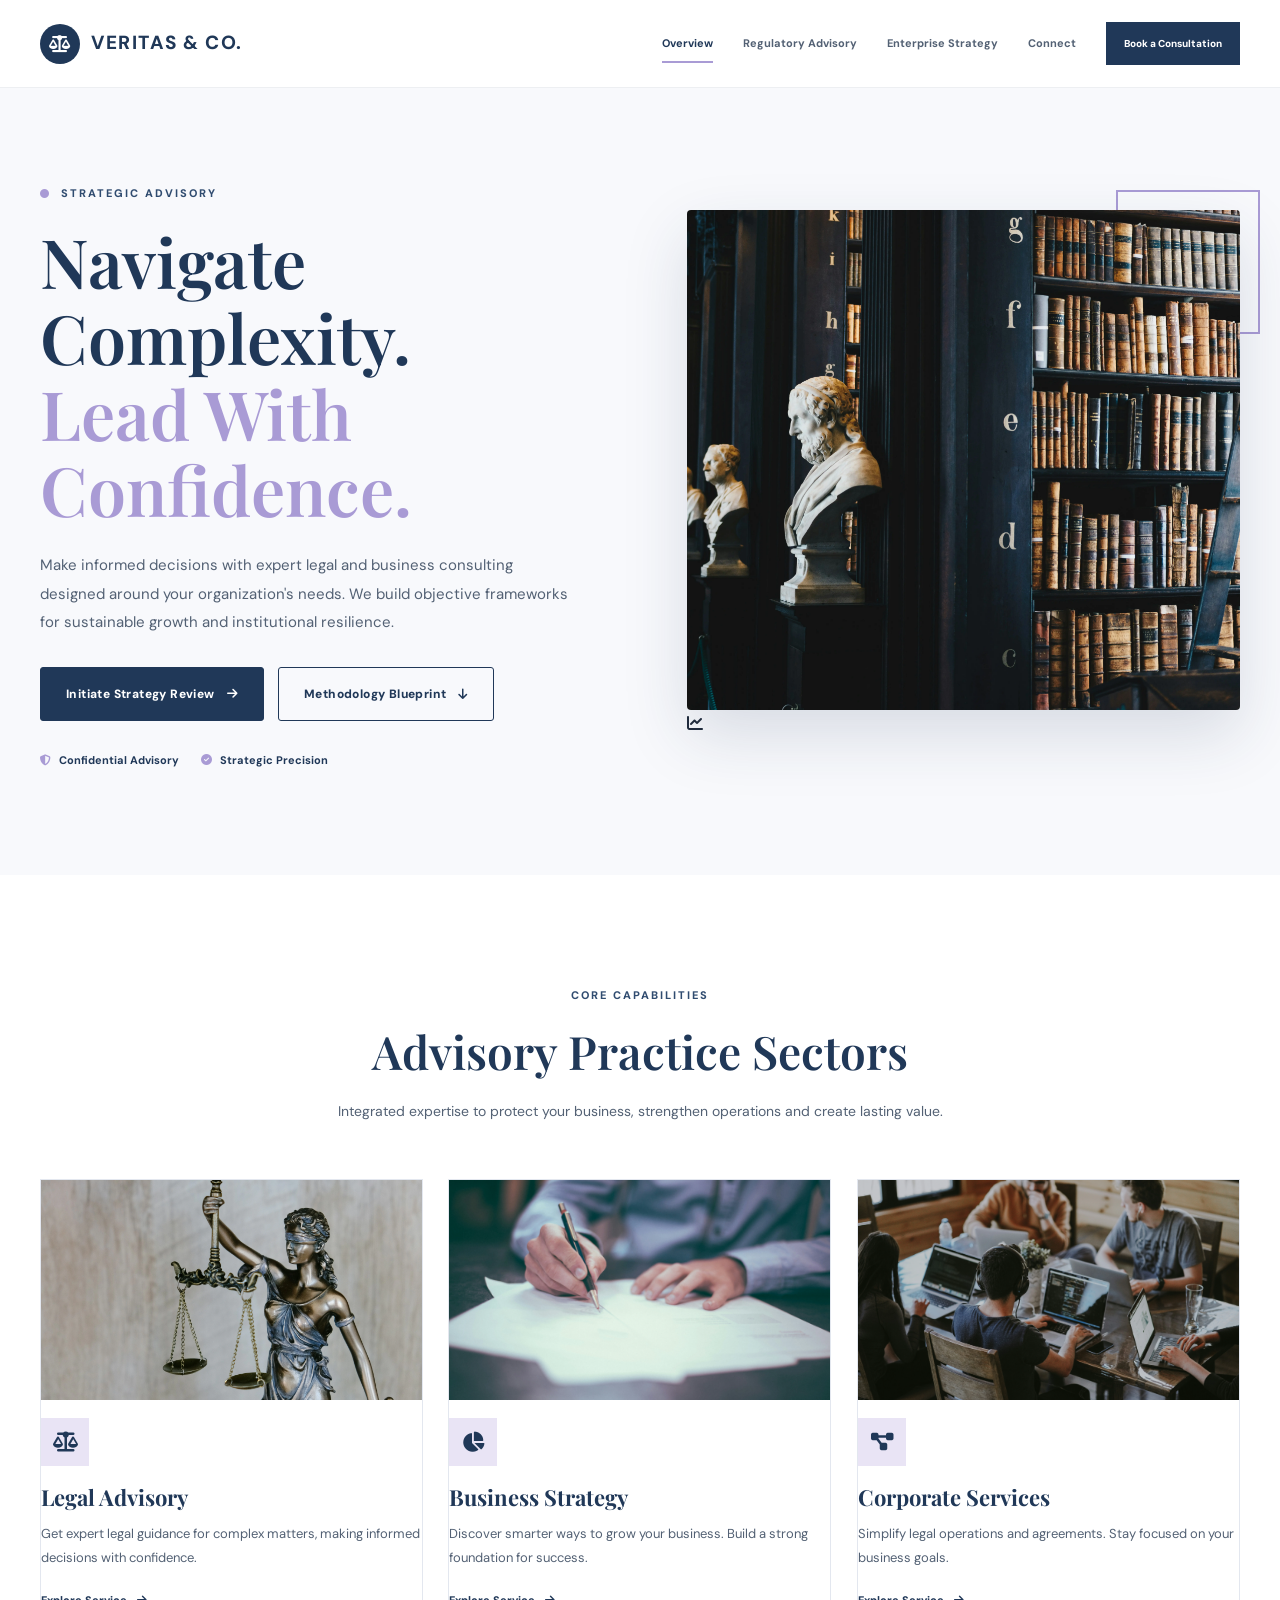
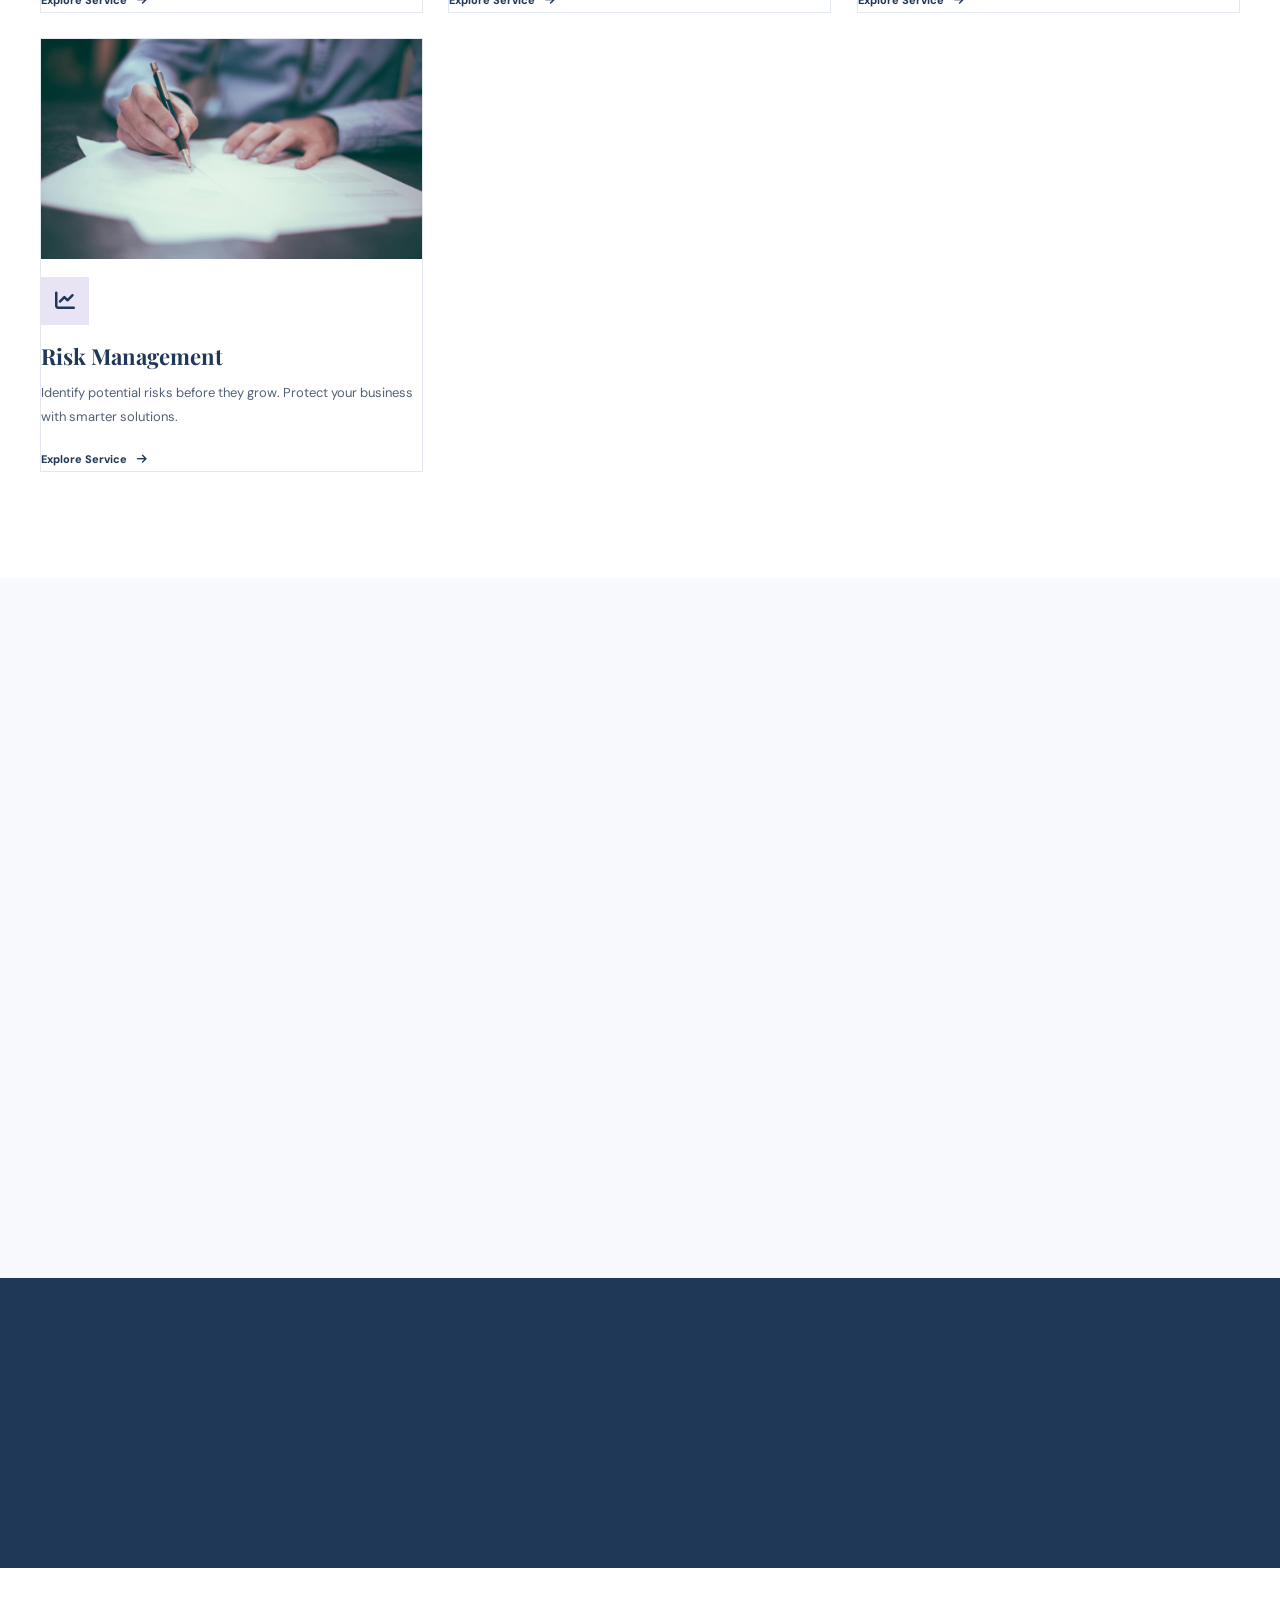
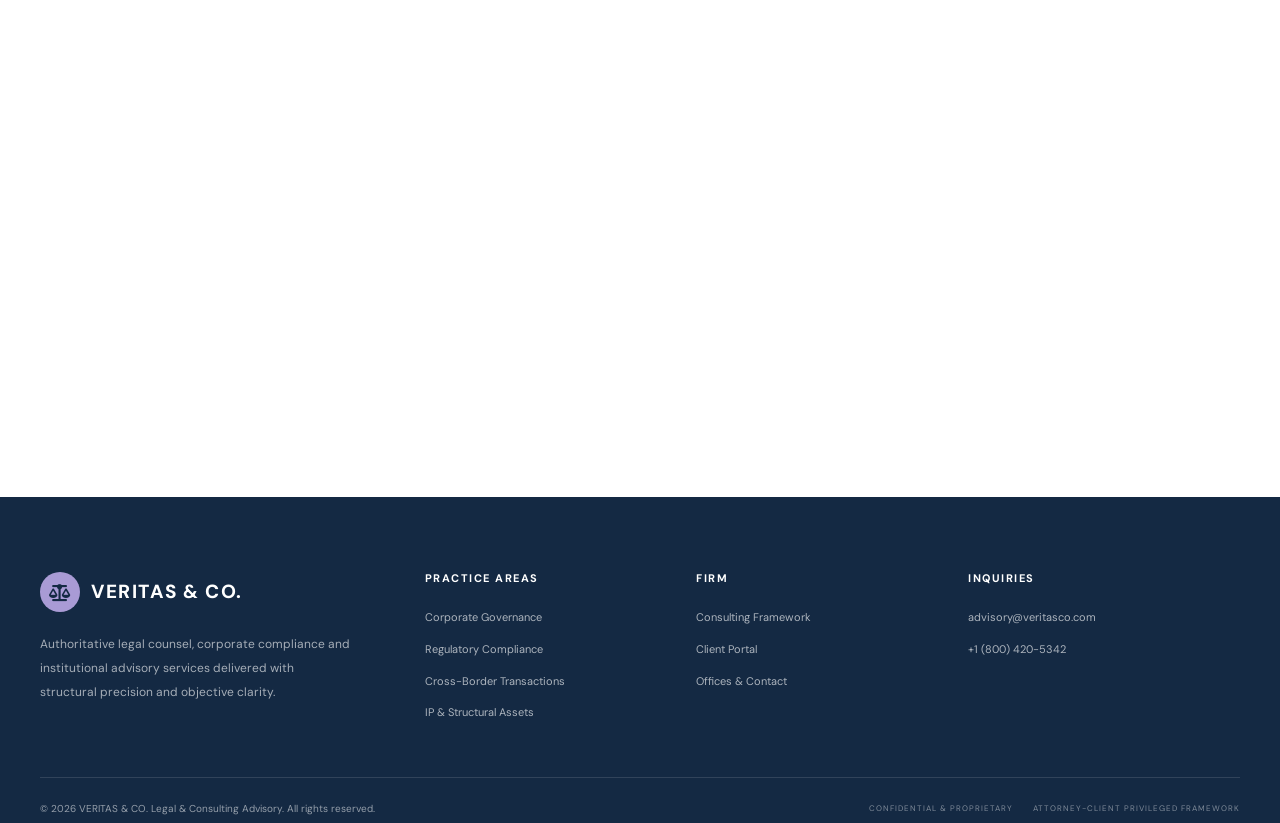
<file: index.html>
<!DOCTYPE html>
<html lang="en">

<head>
    <meta charset="UTF-8">
    <meta name="viewport" content="width=device-width, initial-scale=1.0">

    <meta name="description" content="VERITAS & CO. - Professional legal advisory, regulatory compliance and enterprise consulting services.">

    <meta name="theme-color" content="#203858">

    <title>VERITAS & CO. | Legal & Consulting Advisory</title>

    <!-- Google Fonts -->
    <link rel="preconnect" href="https://fonts.googleapis.com">
    <link rel="preconnect" href="https://fonts.gstatic.com" crossorigin>

    <link href="https://fonts.googleapis.com/css2?family=DM+Sans:wght@400;500;600;700;800&family=Playfair+Display:wght@500;600;700&display=swap" rel="stylesheet">

    <!-- Font Awesome -->
    <link rel="stylesheet" href="https://cdnjs.cloudflare.com/ajax/libs/font-awesome/6.5.2/css/all.min.css">

    <!-- Main CSS -->
    <link rel="stylesheet" href="css/style.css">

</head>

<body data-page="overview">

    <!-- =====================================
         PRELOADER
    ====================================== -->

    <div id="preloader">

        <div class="loader-content">

            <div class="loader-logo">
                <i class="fa-solid fa-scale-balanced"></i>
            </div>

            <h2>VERITAS & CO.</h2>

            <p>Legal & Consulting Advisory</p>

            <div class="loader-track">
                <div id="loader-progress"></div>
            </div>

            <span id="loader-text">0%</span>

        </div>

    </div>


    <!-- =====================================
         HEADER / NAVBAR
    ====================================== -->

    <header class="site-header" id="header">

        <div class="container navbar">

            <a href="index.html" class="brand">

                <span class="brand-icon">
                    <i class="fa-solid fa-scale-balanced"></i>
                </span>

                <span>VERITAS & CO.</span>

            </a>


            <button class="menu-toggle" id="menu-toggle"
                aria-label="Toggle navigation"
                aria-expanded="false">

                <i class="fa-solid fa-bars"></i>

            </button>


            <nav class="nav-menu" id="nav-menu">

                <a href="index.html" class="nav-link active">
                    Overview
                </a>

                <a href="regulatory.html" class="nav-link">
                    Regulatory Advisory
                </a>

                <a href="enterprise.html" class="nav-link">
                    Enterprise Strategy
                </a>

                <a href="contact.html" class="nav-link">
                    Connect
                </a>

                <a href="booking.html" class="nav-booking">
                    Book a Consultation
                </a>

            </nav>

        </div>

    </header>


    <main>

        <!-- =====================================
             HERO SECTION
        ====================================== -->

        <section class="hero-section">

            <div class="container hero-grid">

                <div class="hero-content reveal">

                    <span class="eyebrow">
                        <i class="fa-solid fa-circle"></i>
                        STRATEGIC ADVISORY
                    </span>

                    <h1>
                        Navigate Complexity.
                        <span>Lead With Confidence.</span>
                    </h1>

                    <p class="hero-description">
                        Make informed decisions with expert legal and
                        business consulting designed around your
                        organization's needs. We build objective
                        frameworks for sustainable growth and
                        institutional resilience.
                    </p>

                    <div class="hero-buttons">

                        <a href="booking.html?service=Business%20Strategy"
                            class="btn btn-primary">

                            Initiate Strategy Review

                            <i class="fa-solid fa-arrow-right"></i>

                        </a>

                        <a href="enterprise.html" class="btn btn-outline">

                            Methodology Blueprint

                            <i class="fa-solid fa-arrow-down"></i>

                        </a>

                    </div>

                    <div class="hero-trust">

                        <span>
                            <i class="fa-solid fa-shield-halved"></i>
                            Confidential Advisory
                        </span>

                        <span>
                            <i class="fa-solid fa-circle-check"></i>
                            Strategic Precision
                        </span>

                    </div>

                </div>


                <div class="hero-visual reveal">

                    <div class="hero-image-wrap">

                        <img
                            src="img/giammarco-boscaro-zeH-ljawHtg-unsplash.webp"
                            alt="Modern professional consulting office"
                            class="hero-image">

                        <div class="hero-image-overlay"></div>

                        <div class="floating-card">

                            <div class="floating-icon">
                                <i class="fa-solid fa-chart-line"></i>
                            </div>

                        </div>

                    </div>

                    </div>

                </div>

            </div>

        </section>


        <!-- =====================================
             PRACTICE SECTORS
        ====================================== -->

        <section class="practice-section section-padding">

            <div class="container practice-container">

                <div class="section-heading reveal">

                    <span class="eyebrow">
                        CORE CAPABILITIES
                    </span>

                    <h2>Advisory Practice Sectors</h2>

                    <p>
                        Integrated expertise to protect your business,
                        strengthen operations and create lasting value.
                    </p>

                </div>


                <div class="practice-grid">

                    <article class="practice-card reveal">

                        <div class="card-image">
                            <img
                                src="img/tingey-injury-law-firm-DZpc4UY8ZtY-unsplash.webp"
                                alt="Legal advisory books and workspace">
                        </div>

                        <div class="service-icon">
                            <i class="fa-solid fa-scale-balanced"></i>
                        </div>

                        <h3>Legal Advisory</h3>

                        <p>
                            Get expert legal guidance for complex matters,
                            making informed decisions with confidence.
                        </p>

                        <a href="regulatory.html" class="card-link">
                            Explore Service
                            <i class="fa-solid fa-arrow-right"></i>
                        </a>

                    </article>


                    <article class="practice-card reveal">

                        <div class="card-image">
                            <img
                                src="img/scott-graham-OQMZwNd3ThU-unsplash.webp"
                                alt="Business strategy planning">
                        </div>

                        <div class="service-icon">
                            <i class="fa-solid fa-chart-pie"></i>
                        </div>

                        <h3>Business Strategy</h3>

                        <p>
                            Discover smarter ways to grow your business.
                            Build a strong foundation for success.
                        </p>

                        <a href="enterprise.html" class="card-link">
                            Explore Service
                            <i class="fa-solid fa-arrow-right"></i>
                        </a>

                    </article>


                    <article class="practice-card reveal">

                        <div class="card-image">
                            <img
                                src="img/annie-spratt-QckxruozjRg-unsplash.webp"
                                alt="Corporate consulting team">
                        </div>

                        <div class="service-icon">
                            <i class="fa-solid fa-diagram-project"></i>
                        </div>

                        <h3>Corporate Services</h3>

                        <p>
                            Simplify legal operations and agreements.
                            Stay focused on your business goals.
                        </p>

                        <a href="regulatory.html" class="card-link">
                            Explore Service
                            <i class="fa-solid fa-arrow-right"></i>
                        </a>

                    </article>


                    <article class="practice-card reveal">

                        <div class="card-image">
                            <img
                                src="img/scott-graham-OQMZwNd3ThU-unsplash.webp"
                                alt="Risk management business analytics">
                        </div>

                        <div class="service-icon">
                            <i class="fa-solid fa-chart-line"></i>
                        </div>

                        <h3>Risk Management</h3>

                        <p>
                            Identify potential risks before they grow.
                            Protect your business with smarter solutions.
                        </p>

                        <a href="enterprise.html" class="card-link">
                            Explore Service
                            <i class="fa-solid fa-arrow-right"></i>
                        </a>

                    </article>

                </div>

            </div>

        </section>


        <!-- =====================================
             ABOUT / APPROACH
        ====================================== -->

        <section class="approach-section section-padding">

            <div class="container">

                <div class="section-heading reveal">

                    <span class="eyebrow">
                        DELIVERY PROTOCOL
                    </span>

                    <h2>Our Consulting Approach</h2>

                    <p>
                        How we partner with executive teams to deliver
                        measurable, lasting transformation.
                    </p>

                </div>


                <div class="approach-grid">

                    <article class="approach-card reveal">

                        <div class="approach-icon">
                            <i class="fa-solid fa-magnifying-glass-chart"></i>
                        </div>

                        <span class="step-number">01 / ANALYSE</span>

                        <h3>Analyse</h3>

                        <p>
                            Rigorous qualitative diagnostics,
                            performance benchmarking, stakeholder
                            interviews and data examination.
                        </p>

                        <div class="deliverable">
                            DELIVERABLE: Baseline Health Audit
                        </div>

                    </article>


                    <article class="approach-card reveal">

                        <div class="approach-icon">
                            <i class="fa-solid fa-layer-group"></i>
                        </div>

                        <span class="step-number">02 / STRATEGISE</span>

                        <h3>Strategise</h3>

                        <p>
                            Co-creating tailored transformation
                            playbooks with phased milestones,
                            KPI benchmarks and risk contingencies.
                        </p>

                        <div class="deliverable">
                            DELIVERABLE: Execution Roadmap
                        </div>

                    </article>


                    <article class="approach-card reveal">

                        <div class="approach-icon">
                            <i class="fa-solid fa-circle-check"></i>
                        </div>

                        <span class="step-number">03 / IMPLEMENT</span>

                        <h3>Implement</h3>

                        <p>
                            Embedded advisory oversight, change
                            management governance, team training
                            and iterative calibration.
                        </p>

                        <div class="deliverable">
                            DELIVERABLE: Operationalised Impact
                        </div>

                    </article>

                </div>

            </div>

        </section>


        <!-- =====================================
             STATISTICS
        ====================================== -->

        <section class="stats-section">

            <div class="container stats-grid">

                <div class="stat-item reveal">

                    <span class="stat-label">
                        Active Jurisdictions
                    </span>

                    <h3>
                        <span data-count="28">0</span>
                        Regions
                    </h3>

                    <p>Cross-border alignment</p>

                </div>


                <div class="stat-item reveal">

                    <span class="stat-label">
                        Audit Turnaround
                    </span>

                    <h3>
                        <span data-count="48">0</span>
                        Hours
                    </h3>

                    <p>Standardised contract verification</p>

                </div>


                <div class="stat-item reveal">

                    <span class="stat-label">
                        Compliance Index
                    </span>

                    <h3>
                        <span data-count="99">0</span>.8%
                    </h3>

                    <p>Regulatory audit conformity</p>

                </div>


                <div class="stat-item reveal">

                    <span class="stat-label">
                        Settlement Rate
                    </span>

                    <h3>
                        <span data-count="84">0</span>%
                    </h3>

                    <p>Structured mediation resolution</p>

                </div>

            </div>

        </section>


        <!-- =====================================
             CONSULTATION CTA
        ====================================== -->

        <section class="cta-section section-padding">

            <div class="container">

                <div class="cta-wrapper reveal">

                    <div class="cta-content">

                        <span class="eyebrow">
                            <i class="fa-solid fa-flag"></i>
                            CONFIDENTIAL MANDATE
                        </span>

                        <h2>Let's Plan Your Next Move</h2>

                        <p>
                            Schedule a strategic consultation session
                            with our principal consultants. We evaluate
                            institutional exposure, outline transition
                            matrices and deliver targeted executive clarity.
                        </p>

                        <div class="cta-features">

                            <span>
                                <i class="fa-regular fa-clock"></i>
                                60-Minute Scoping Assessment
                            </span>

                            <span>
                                <i class="fa-solid fa-circle-check"></i>
                                Partner-Level Advisory
                            </span>

                            <span>
                                <i class="fa-solid fa-shield-halved"></i>
                                Strict NDA Protected
                            </span>

                        </div>

                    </div>


                    <div class="cta-action">

                        <a href="booking.html" class="btn btn-primary">

                            Book a Consultation

                            <i class="fa-solid fa-calendar-check"></i>

                        </a>

                    </div>

                </div>

            </div>

        </section>

    </main>


    <!-- =====================================
         FOOTER
    ====================================== -->

    <footer class="site-footer">

        <div class="container">

            <div class="footer-grid">

                <div class="footer-brand">

                    <a href="index.html" class="brand">

                        <span class="brand-icon">
                            <i class="fa-solid fa-scale-balanced"></i>
                        </span>

                        <span>VERITAS & CO.</span>

                    </a>

                    <p>
                        Authoritative legal counsel, corporate
                        compliance and institutional advisory
                        services delivered with structural
                        precision and objective clarity.
                    </p>

                </div>


                <div class="footer-column">

                    <h4>PRACTICE AREAS</h4>

                    <a href="enterprise.html">Corporate Governance</a>

                    <a href="regulatory.html">Regulatory Compliance</a>

                    <a href="enterprise.html">Cross-Border Transactions</a>

                    <a href="regulatory.html">IP & Structural Assets</a>

                </div>


                <div class="footer-column">

                    <h4>FIRM</h4>

                    <a href="enterprise.html">Consulting Framework</a>

                    <a href="booking.html">Client Portal</a>

                    <a href="contact.html">Offices & Contact</a>

                </div>


                <div class="footer-column">

                    <h4>INQUIRIES</h4>

                    <a href="mailto:advisory@veritasco.com">
                        advisory@veritasco.com
                    </a>

                    <a href="tel:+18004205342">
                        +1 (800) 420-5342
                    </a>

                </div>

            </div>


            <div class="footer-bottom">

                <p>
                    © 2026 VERITAS & CO. Legal & Consulting Advisory.
                    All rights reserved.
                </p>

                <div>

                    <span>CONFIDENTIAL & PROPRIETARY</span>

                    <span>ATTORNEY-CLIENT PRIVILEGED FRAMEWORK</span>

                </div>

            </div>

        </div>

    </footer>


    <!-- Main JavaScript -->
    <script src="js/script.js"></script>

</body>

</html>
</file>
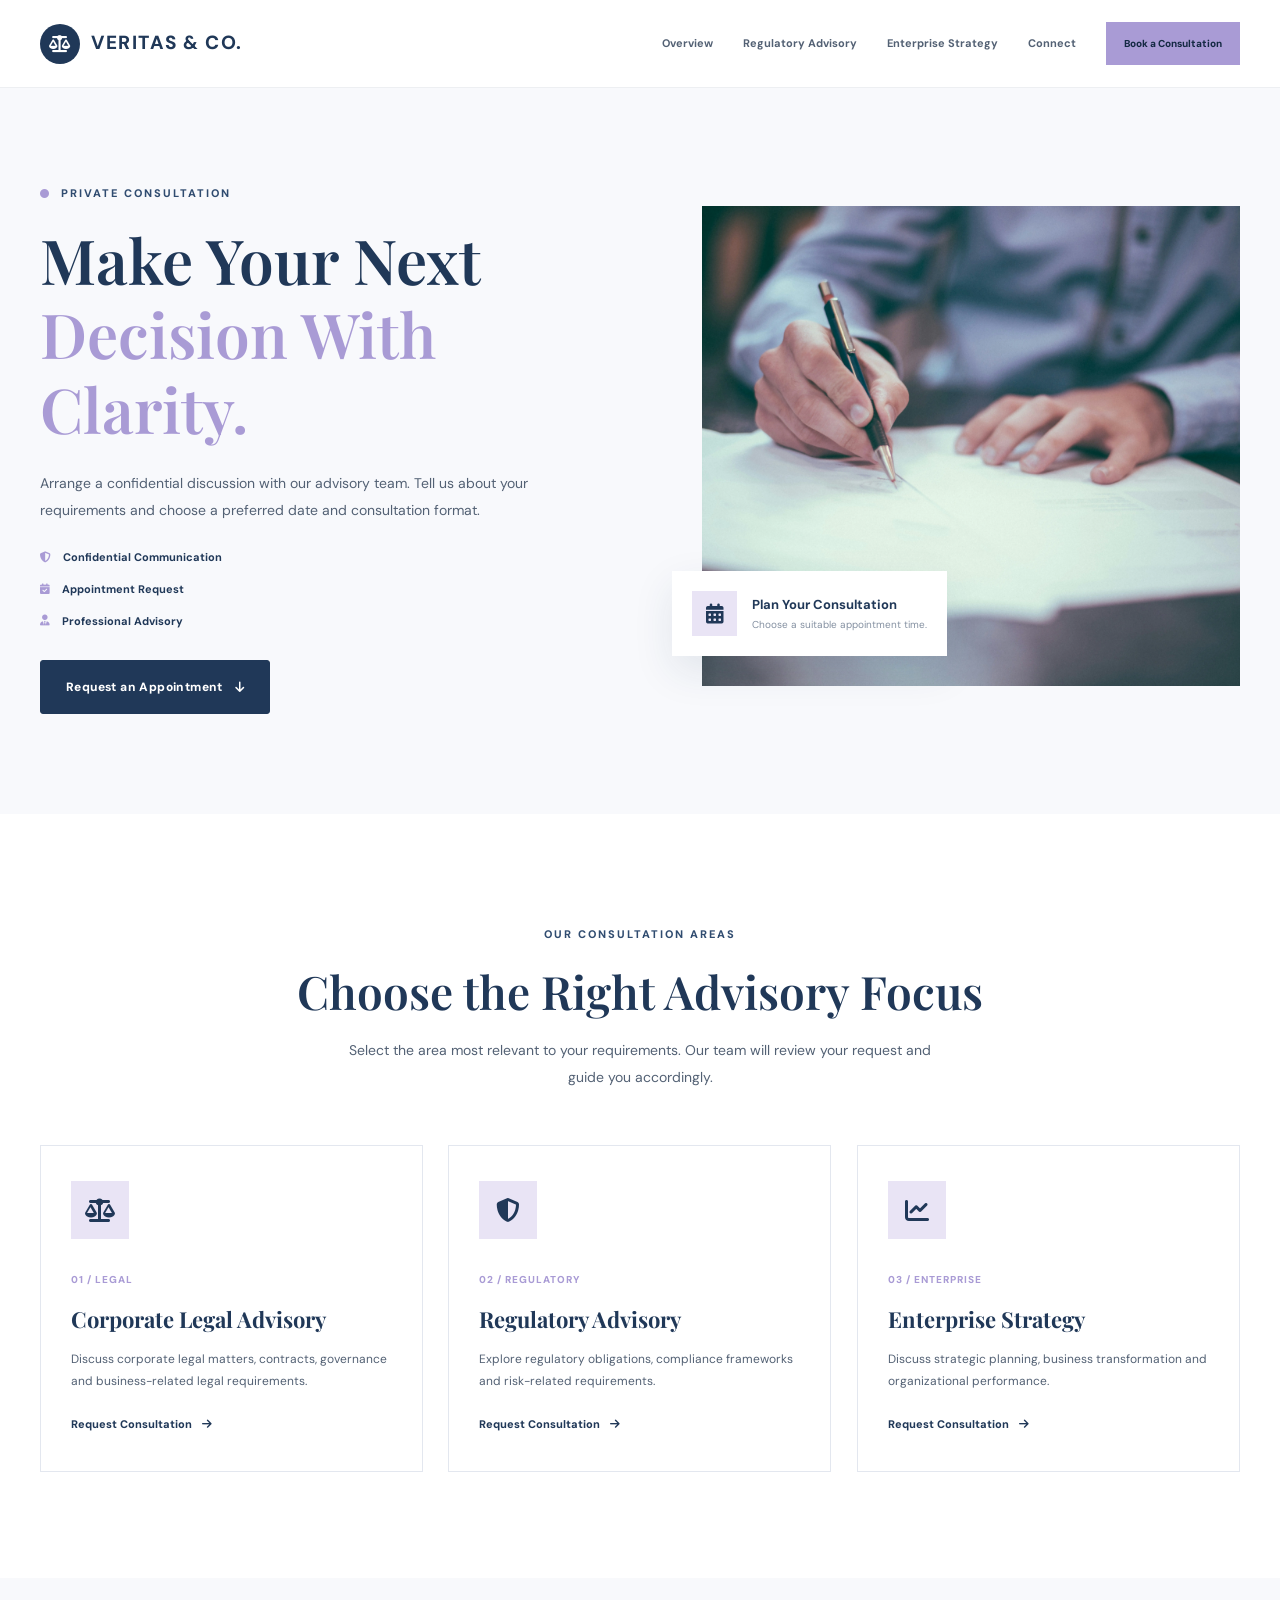
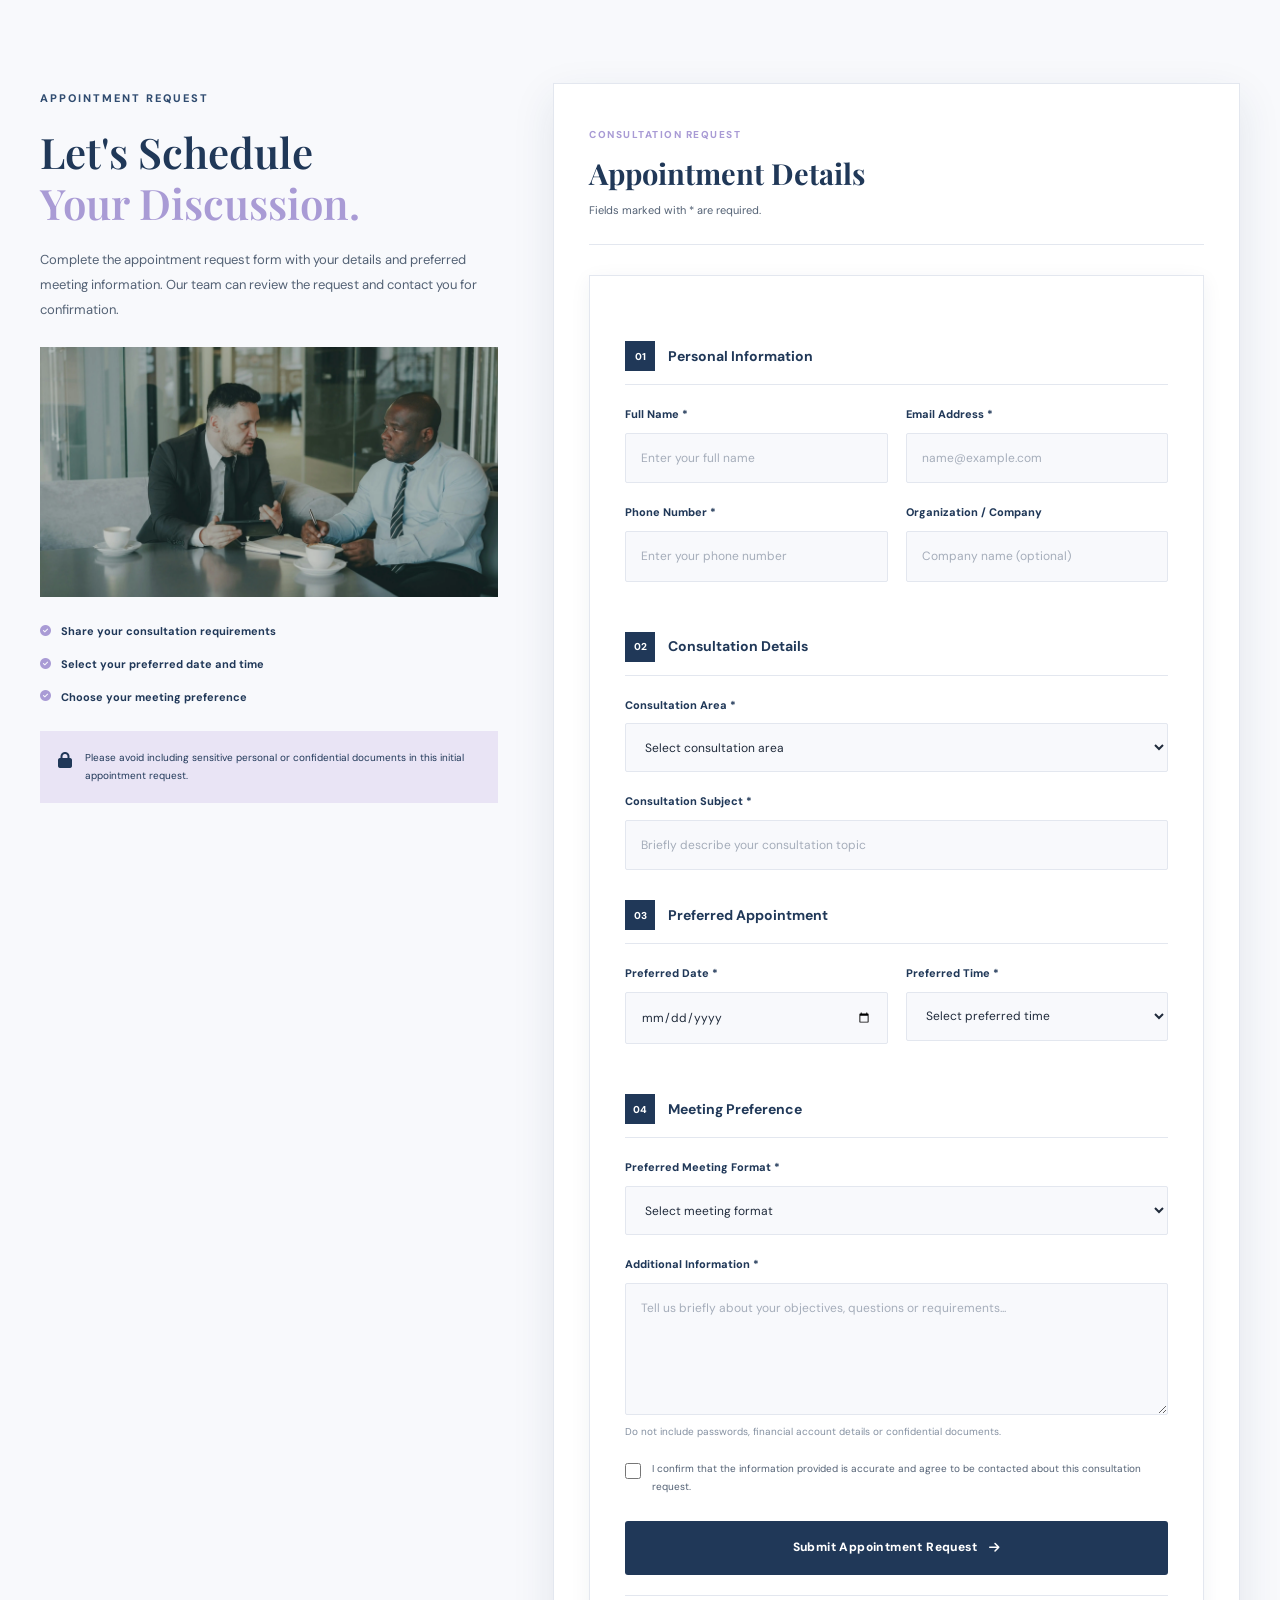
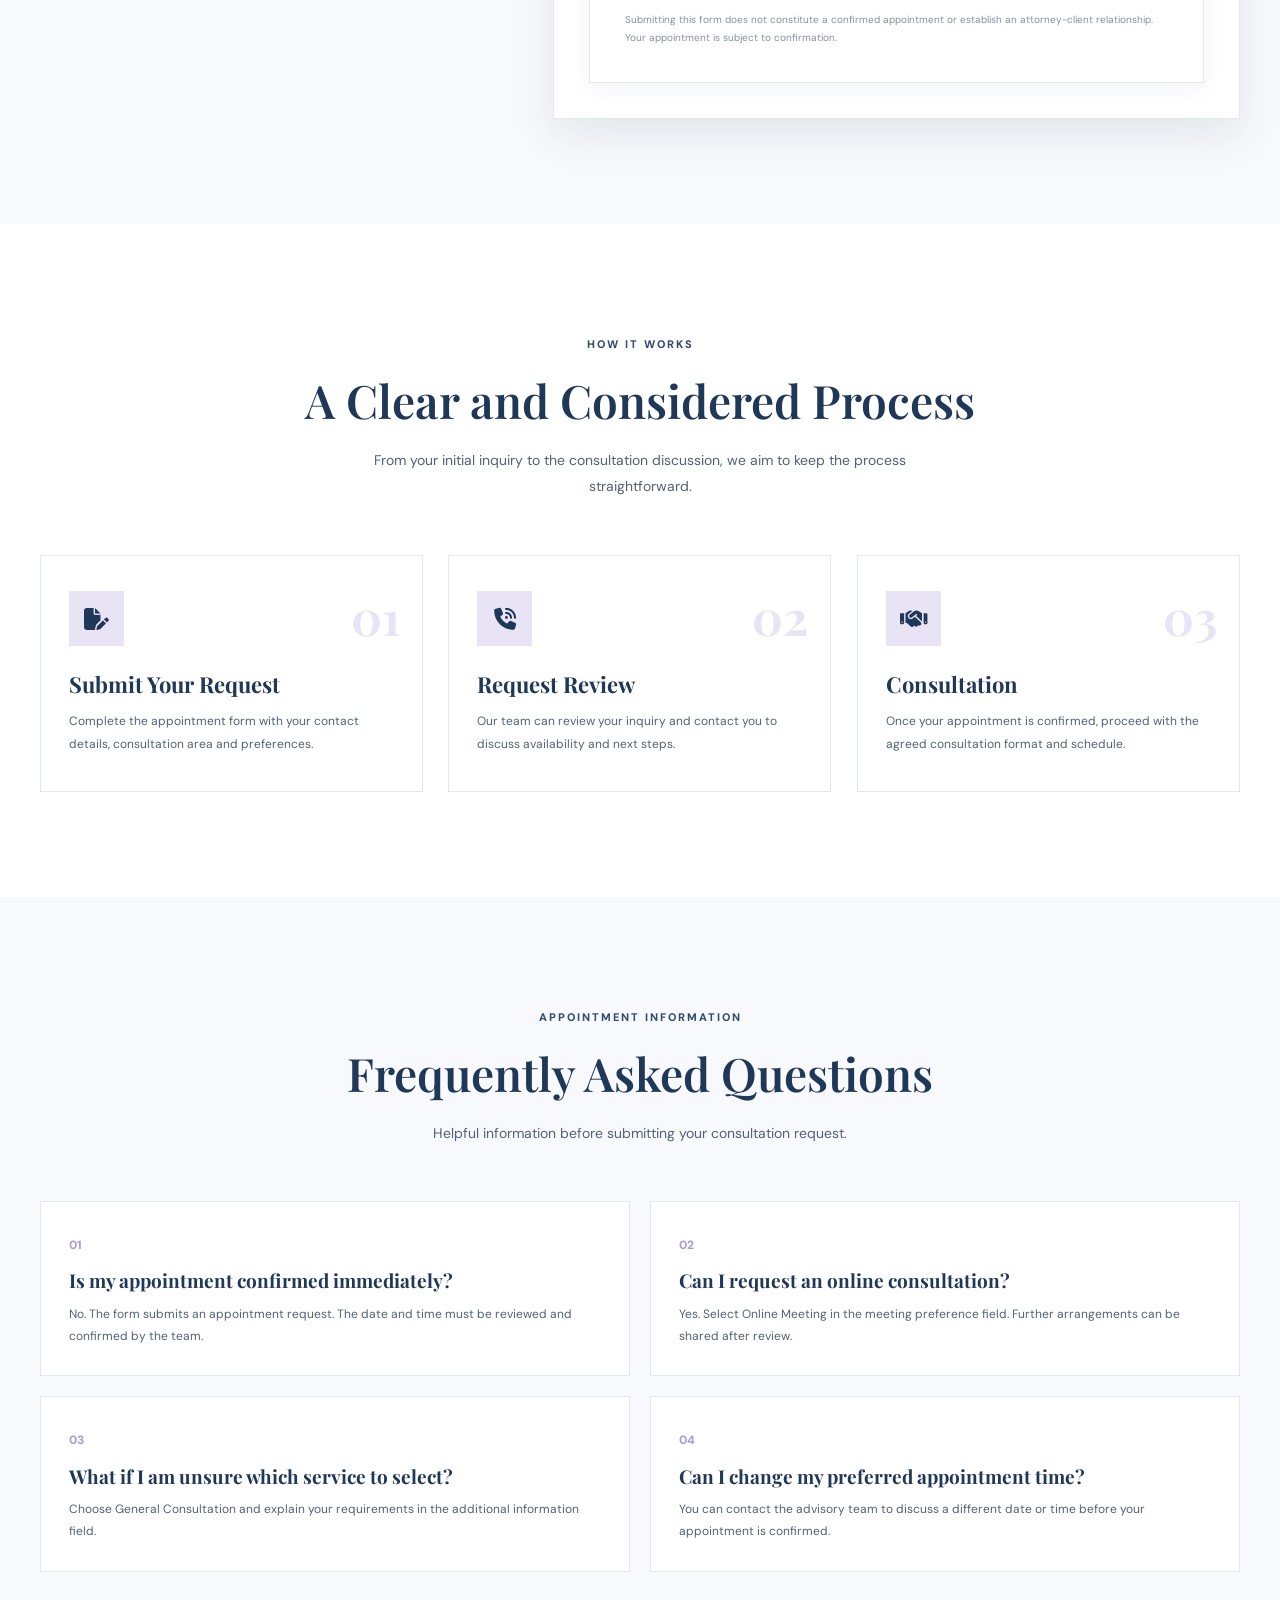
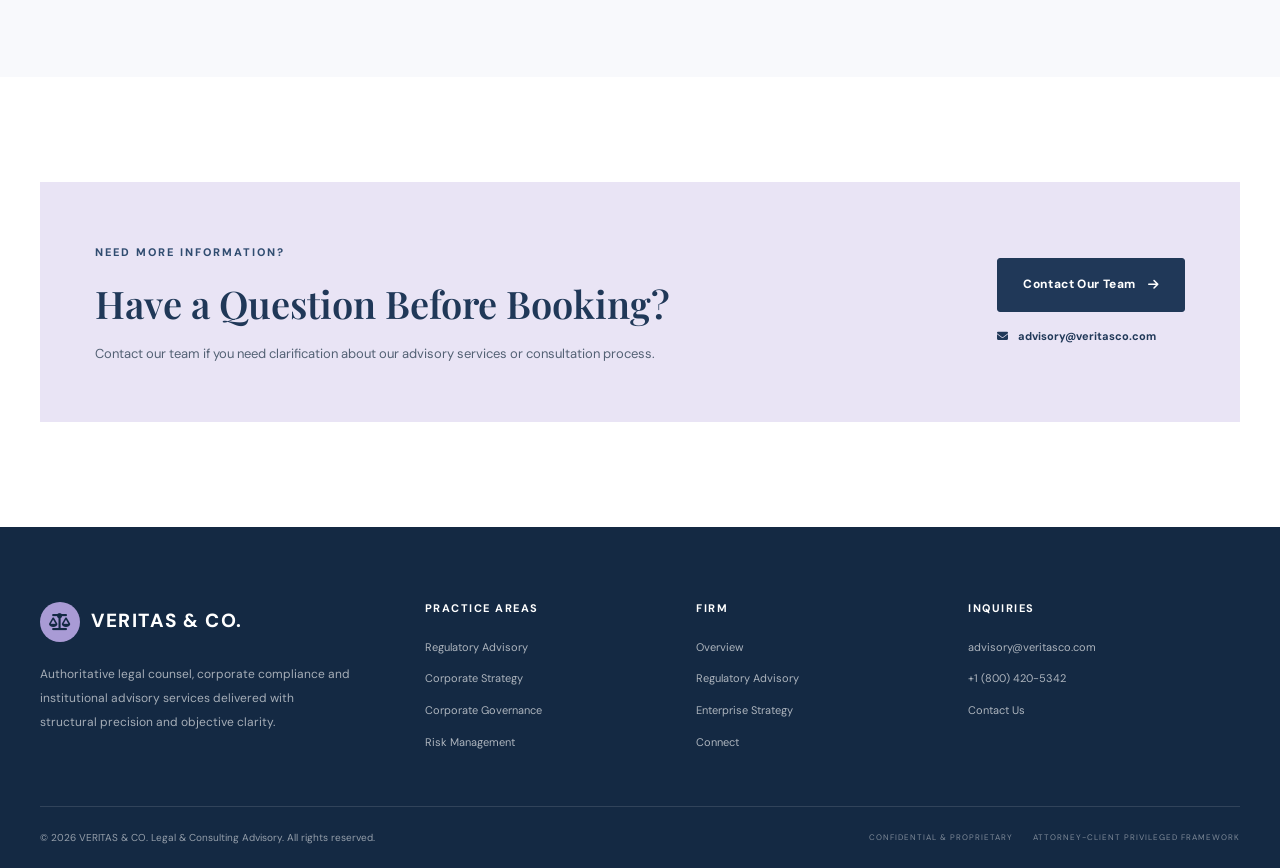
<file: booking.html>
<!DOCTYPE html>
<html lang="en">

<head>
    <meta charset="UTF-8">
    <meta name="viewport" content="width=device-width, initial-scale=1.0">

    <meta name="description" content="Schedule a professional legal, regulatory or enterprise strategy consultation with VERITAS & CO.">

    <meta name="theme-color" content="#203858">

    <title>Book a Consultation | VERITAS & CO.</title>

    <!-- Google Fonts -->
    <link rel="preconnect" href="https://fonts.googleapis.com">
    <link rel="preconnect" href="https://fonts.gstatic.com" crossorigin>

    <link href="https://fonts.googleapis.com/css2?family=DM+Sans:wght@400;500;600;700;800&family=Playfair+Display:wght@500;600;700&display=swap" rel="stylesheet">

    <!-- Font Awesome -->
    <link rel="stylesheet" href="https://cdnjs.cloudflare.com/ajax/libs/font-awesome/6.5.2/css/all.min.css">

    <!-- Common CSS -->
    <link rel="stylesheet" href="css/style.css">

</head>

<body data-page="booking">

    <!-- =====================================
         PRELOADER
    ====================================== -->

    <div id="preloader">

        <div class="loader-content">

            <div class="loader-logo">
                <i class="fa-solid fa-scale-balanced"></i>
            </div>

            <h2>VERITAS & CO.</h2>

            <p>Legal & Consulting Advisory</p>

            <div class="loader-track">
                <div id="loader-progress"></div>
            </div>

            <span id="loader-text">0%</span>

        </div>

    </div>


    <!-- =====================================
         HEADER / NAVBAR
    ====================================== -->

    <header class="site-header" id="header">

        <div class="container navbar">

            <a href="index.html" class="brand">

                <span class="brand-icon">
                    <i class="fa-solid fa-scale-balanced"></i>
                </span>

                <span>VERITAS & CO.</span>

            </a>


            <button class="menu-toggle"
                id="menu-toggle"
                aria-label="Toggle navigation"
                aria-expanded="false">

                <i class="fa-solid fa-bars"></i>

            </button>


            <nav class="nav-menu" id="nav-menu">

                <a href="index.html" class="nav-link">
                    Overview
                </a>

                <a href="regulatory.html" class="nav-link">
                    Regulatory Advisory
                </a>

                <a href="enterprise.html" class="nav-link">
                    Enterprise Strategy
                </a>

                <a href="contact.html" class="nav-link">
                    Connect
                </a>

                <a href="booking.html" class="nav-booking active">
                    Book a Consultation
                </a>

            </nav>

        </div>

    </header>


    <main>

        <!-- =====================================
             BOOKING HERO
        ====================================== -->

        <section class="booking-hero">

            <div class="container booking-hero-grid">

                <div class="booking-hero-content reveal">

                    <span class="eyebrow">
                        <i class="fa-solid fa-circle"></i>
                        PRIVATE CONSULTATION
                    </span>

                    <h1>
                        Make Your Next
                        <span>Decision With Clarity.</span>
                    </h1>

                    <p>
                        Arrange a confidential discussion
                        with our advisory team. Tell us about
                        your requirements and choose a preferred
                        date and consultation format.
                    </p>

                    <div class="booking-hero-points">

                        <span>
                            <i class="fa-solid fa-shield-halved"></i>
                            Confidential Communication
                        </span>

                        <span>
                            <i class="fa-solid fa-calendar-check"></i>
                            Appointment Request
                        </span>

                        <span>
                            <i class="fa-solid fa-user-tie"></i>
                            Professional Advisory
                        </span>

                    </div>

                    <a href="#booking-form-section"
                        class="btn btn-primary">

                        Request an Appointment

                        <i class="fa-solid fa-arrow-down"></i>

                    </a>

                </div>


                <div class="booking-hero-visual reveal">

                    <div class="booking-hero-image">

                        <img
                            src="img/scott-graham-OQMZwNd3ThU-unsplash.webp"
                            alt="Professional business consultation meeting">

                    </div>


                    <div class="booking-hero-card">

                        <div class="booking-card-icon">
                            <i class="fa-solid fa-calendar-days"></i>
                        </div>

                        <div>

                            <strong>Plan Your Consultation</strong>

                            <span>Choose a suitable appointment time.</span>

                        </div>

                    </div>

                </div>

            </div>

        </section>


        <!-- =====================================
             CONSULTATION OPTIONS
        ====================================== -->

        <section class="consultation-options-section section-padding">

            <div class="container">

                <div class="section-heading reveal">

                    <span class="eyebrow">
                        OUR CONSULTATION AREAS
                    </span>

                    <h2>Choose the Right Advisory Focus</h2>

                    <p>
                        Select the area most relevant to your
                        requirements. Our team will review
                        your request and guide you accordingly.
                    </p>

                </div>


                <div class="consultation-options-grid">


                    <article class="consultation-option-card reveal">

                        <div class="consultation-option-icon">
                            <i class="fa-solid fa-scale-balanced"></i>
                        </div>

                        <span>01 / LEGAL</span>

                        <h3>Corporate Legal Advisory</h3>

                        <p>
                            Discuss corporate legal matters,
                            contracts, governance and
                            business-related legal requirements.
                        </p>

                        <a href="#booking-form-section"
                            class="card-link">

                            Request Consultation

                            <i class="fa-solid fa-arrow-right"></i>

                        </a>

                    </article>


                    <article class="consultation-option-card reveal">

                        <div class="consultation-option-icon">
                            <i class="fa-solid fa-shield-halved"></i>
                        </div>

                        <span>02 / REGULATORY</span>

                        <h3>Regulatory Advisory</h3>

                        <p>
                            Explore regulatory obligations,
                            compliance frameworks and
                            risk-related requirements.
                        </p>

                        <a href="#booking-form-section"
                            class="card-link">

                            Request Consultation

                            <i class="fa-solid fa-arrow-right"></i>

                        </a>

                    </article>


                    <article class="consultation-option-card reveal">

                        <div class="consultation-option-icon">
                            <i class="fa-solid fa-chart-line"></i>
                        </div>

                        <span>03 / ENTERPRISE</span>

                        <h3>Enterprise Strategy</h3>

                        <p>
                            Discuss strategic planning,
                            business transformation and
                            organizational performance.
                        </p>

                        <a href="#booking-form-section"
                            class="card-link">

                            Request Consultation

                            <i class="fa-solid fa-arrow-right"></i>

                        </a>

                    </article>

                </div>

            </div>

        </section>


        <!-- =====================================
             BOOKING FORM SECTION
        ====================================== -->

        <section class="booking-form-section section-padding"
            id="booking-form-section">

            <div class="container booking-form-layout">


                <!-- FORM INTRODUCTION -->

                <div class="booking-form-sidebar reveal">

                    <span class="eyebrow">
                        APPOINTMENT REQUEST
                    </span>

                    <h2>
                        Let's Schedule
                        <span>Your Discussion.</span>
                    </h2>

                    <p>
                        Complete the appointment request form
                        with your details and preferred meeting
                        information. Our team can review the
                        request and contact you for confirmation.
                    </p>


                    <div class="booking-sidebar-image">

                        <img
                            src="img/vitaly-gariev-FXRsHglusO4-unsplash.webp"
                            alt="Professional private consultation workspace">

                    </div>


                    <div class="booking-sidebar-points">

                        <div>

                            <i class="fa-solid fa-circle-check"></i>

                            <span>
                                Share your consultation requirements
                            </span>

                        </div>

                        <div>

                            <i class="fa-solid fa-circle-check"></i>

                            <span>
                                Select your preferred date and time
                            </span>

                        </div>

                        <div>

                            <i class="fa-solid fa-circle-check"></i>

                            <span>
                                Choose your meeting preference
                            </span>

                        </div>

                    </div>


                    <div class="booking-confidential-note">

                        <i class="fa-solid fa-lock"></i>

                        <p>
                            Please avoid including sensitive
                            personal or confidential documents
                            in this initial appointment request.
                        </p>

                    </div>

                </div>


                <!-- BOOKING FORM -->

                <div class="booking-form-wrapper reveal">

                    <div class="booking-form-heading">

                        <span class="form-step-label">
                            CONSULTATION REQUEST
                        </span>

                        <h3>Appointment Details</h3>

                        <p>
                            Fields marked with * are required.
                        </p>

                    </div>


                    <form id="booking-form"
                        class="professional-booking-form">


                        <!-- PERSONAL INFORMATION -->

                        <div class="form-section-title">

                            <span>01</span>

                            <h4>Personal Information</h4>

                        </div>


                        <div class="form-row">

                            <div class="form-group">

                                <label for="booking-name">
                                    Full Name *
                                </label>

                                <input
                                    type="text"
                                    id="booking-name"
                                    name="name"
                                    placeholder="Enter your full name"
                                    autocomplete="name"
                                    required>

                            </div>


                            <div class="form-group">

                                <label for="booking-email">
                                    Email Address *
                                </label>

                                <input
                                    type="email"
                                    id="booking-email"
                                    name="email"
                                    placeholder="name@example.com"
                                    autocomplete="email"
                                    required>

                            </div>

                        </div>


                        <div class="form-row">

                            <div class="form-group">

                                <label for="booking-phone">
                                    Phone Number *
                                </label>

                                <input
                                    type="tel"
                                    id="booking-phone"
                                    name="phone"
                                    placeholder="Enter your phone number"
                                    autocomplete="tel"
                                    required>

                            </div>


                            <div class="form-group">

                                <label for="booking-company">
                                    Organization / Company
                                </label>

                                <input
                                    type="text"
                                    id="booking-company"
                                    name="company"
                                    placeholder="Company name (optional)"
                                    autocomplete="organization">

                            </div>

                        </div>


                        <!-- CONSULTATION DETAILS -->

                        <div class="form-section-title">

                            <span>02</span>

                            <h4>Consultation Details</h4>

                        </div>


                        <div class="form-group">

                            <label for="booking-service">
                                Consultation Area *
                            </label>

                            <select
                                id="booking-service"
                                name="service"
                                required>

                                <option value="" disabled selected>
                                    Select consultation area
                                </option>

                                <option value="Corporate Law">
                                    Corporate Law
                                </option>

                                <option value="Contract Management">
                                    Contract Management
                                </option>

                                <option value="Regulatory Compliance">
                                    Regulatory Compliance
                                </option>

                                <option value="Dispute Resolution">
                                    Dispute Resolution
                                </option>

                                <option value="Business Strategy">
                                    Business Strategy
                                </option>

                                <option value="Corporate Governance">
                                    Corporate Governance
                                </option>

                                <option value="Operational Excellence">
                                    Operational Excellence
                                </option>

                                <option value="Performance Management">
                                    Performance Management
                                </option>

                                <option value="Leadership Advisory">
                                    Leadership Advisory
                                </option>

                                <option value="Enterprise Risk Management">
                                    Enterprise Risk Management
                                </option>

                                <option value="General Consultation">
                                    General Consultation
                                </option>

                            </select>

                        </div>


                        <div class="form-group">

                            <label for="booking-subject">
                                Consultation Subject *
                            </label>

                            <input
                                type="text"
                                id="booking-subject"
                                name="subject"
                                placeholder="Briefly describe your consultation topic"
                                required>

                        </div>


                        <!-- DATE AND TIME -->

                        <div class="form-section-title">

                            <span>03</span>

                            <h4>Preferred Appointment</h4>

                        </div>


                        <div class="form-row">

                            <div class="form-group">

                                <label for="booking-date">
                                    Preferred Date *
                                </label>

                                <input
                                    type="date"
                                    id="booking-date"
                                    name="date"
                                    required>

                            </div>


                            <div class="form-group">

                                <label for="booking-time">
                                    Preferred Time *
                                </label>

                                <select
                                    id="booking-time"
                                    name="time"
                                    required>

                                    <option value="" disabled selected>
                                        Select preferred time
                                    </option>

                                    <option value="09:00 AM">
                                        09:00 AM
                                    </option>

                                    <option value="10:00 AM">
                                        10:00 AM
                                    </option>

                                    <option value="11:00 AM">
                                        11:00 AM
                                    </option>

                                    <option value="12:00 PM">
                                        12:00 PM
                                    </option>

                                    <option value="01:00 PM">
                                        01:00 PM
                                    </option>

                                    <option value="02:00 PM">
                                        02:00 PM
                                    </option>

                                    <option value="03:00 PM">
                                        03:00 PM
                                    </option>

                                    <option value="04:00 PM">
                                        04:00 PM
                                    </option>

                                    <option value="05:00 PM">
                                        05:00 PM
                                    </option>

                                </select>

                            </div>

                        </div>


                        <!-- MEETING TYPE -->

                        <div class="form-section-title">

                            <span>04</span>

                            <h4>Meeting Preference</h4>

                        </div>


                        <div class="form-group">

                            <label for="booking-mode">
                                Preferred Meeting Format *
                            </label>

                            <select
                                id="booking-mode"
                                name="mode"
                                required>

                                <option value="" disabled selected>
                                    Select meeting format
                                </option>

                                <option value="Online Meeting">
                                    Online Meeting
                                </option>

                                <option value="In-Person Meeting">
                                    In-Person Meeting
                                </option>

                                <option value="Phone Consultation">
                                    Phone Consultation
                                </option>

                            </select>

                        </div>


                        <div class="form-group">

                            <label for="booking-message">
                                Additional Information *
                            </label>

                            <textarea
                                id="booking-message"
                                name="message"
                                rows="5"
                                placeholder="Tell us briefly about your objectives, questions or requirements..."
                                required></textarea>

                            <span class="form-helper">
                                Do not include passwords,
                                financial account details or
                                confidential documents.
                            </span>

                        </div>


                        <!-- CONSENT -->

                        <div class="booking-consent">

                            <input
                                type="checkbox"
                                id="booking-consent"
                                name="consent"
                                required>

                            <label for="booking-consent">
                                I confirm that the information
                                provided is accurate and agree
                                to be contacted about this
                                consultation request.
                            </label>

                        </div>


                        <!-- SUBMIT -->

                        <button type="submit"
                            class="btn btn-primary booking-submit">

                            Submit Appointment Request

                            <i class="fa-solid fa-arrow-right"></i>

                        </button>


                        <div id="booking-feedback"
                            class="form-feedback"
                            aria-live="polite"></div>


                        <p class="booking-disclaimer">
                            Submitting this form does not
                            constitute a confirmed appointment
                            or establish an attorney-client
                            relationship. Your appointment
                            is subject to confirmation.
                        </p>

                    </form>

                </div>

            </div>

        </section>


        <!-- =====================================
             BOOKING PROCESS
        ====================================== -->

        <section class="booking-process-section section-padding">

            <div class="container">

                <div class="section-heading reveal">

                    <span class="eyebrow">
                        HOW IT WORKS
                    </span>

                    <h2>A Clear and Considered Process</h2>

                    <p>
                        From your initial inquiry to the
                        consultation discussion, we aim
                        to keep the process straightforward.
                    </p>

                </div>


                <div class="booking-process-grid">


                    <article class="booking-process-card reveal">

                        <div class="booking-process-number">
                            01
                        </div>

                        <div class="booking-process-icon">
                            <i class="fa-solid fa-file-pen"></i>
                        </div>

                        <h3>Submit Your Request</h3>

                        <p>
                            Complete the appointment form
                            with your contact details,
                            consultation area and preferences.
                        </p>

                    </article>


                    <article class="booking-process-card reveal">

                        <div class="booking-process-number">
                            02
                        </div>

                        <div class="booking-process-icon">
                            <i class="fa-solid fa-phone-volume"></i>
                        </div>

                        <h3>Request Review</h3>

                        <p>
                            Our team can review your inquiry
                            and contact you to discuss
                            availability and next steps.
                        </p>

                    </article>


                    <article class="booking-process-card reveal">

                        <div class="booking-process-number">
                            03
                        </div>

                        <div class="booking-process-icon">
                            <i class="fa-solid fa-handshake"></i>
                        </div>

                        <h3>Consultation</h3>

                        <p>
                            Once your appointment is confirmed,
                            proceed with the agreed consultation
                            format and schedule.
                        </p>

                    </article>

                </div>

            </div>

        </section>


        <!-- =====================================
             BOOKING FAQ
        ====================================== -->

        <section class="booking-faq-section section-padding">

            <div class="container">

                <div class="section-heading reveal">

                    <span class="eyebrow">
                        APPOINTMENT INFORMATION
                    </span>

                    <h2>Frequently Asked Questions</h2>

                    <p>
                        Helpful information before submitting
                        your consultation request.
                    </p>

                </div>


                <div class="booking-faq-grid">


                    <article class="booking-faq-card reveal">

                        <span>01</span>

                        <h3>Is my appointment confirmed immediately?</h3>

                        <p>
                            No. The form submits an appointment
                            request. The date and time must be
                            reviewed and confirmed by the team.
                        </p>

                    </article>


                    <article class="booking-faq-card reveal">

                        <span>02</span>

                        <h3>Can I request an online consultation?</h3>

                        <p>
                            Yes. Select Online Meeting in the
                            meeting preference field. Further
                            arrangements can be shared after review.
                        </p>

                    </article>


                    <article class="booking-faq-card reveal">

                        <span>03</span>

                        <h3>What if I am unsure which service to select?</h3>

                        <p>
                            Choose General Consultation and
                            explain your requirements in the
                            additional information field.
                        </p>

                    </article>


                    <article class="booking-faq-card reveal">

                        <span>04</span>

                        <h3>Can I change my preferred appointment time?</h3>

                        <p>
                            You can contact the advisory team
                            to discuss a different date or time
                            before your appointment is confirmed.
                        </p>

                    </article>

                </div>

            </div>

        </section>


        <!-- =====================================
             FINAL CTA
        ====================================== -->

        <section class="booking-cta-section section-padding">

            <div class="container">

                <div class="booking-cta-wrapper reveal">

                    <div class="booking-cta-content">

                        <span class="eyebrow">
                            NEED MORE INFORMATION?
                        </span>

                        <h2>
                            Have a Question Before Booking?
                        </h2>

                        <p>
                            Contact our team if you need
                            clarification about our advisory
                            services or consultation process.
                        </p>

                    </div>


                    <div class="booking-cta-actions">

                        <a href="contact.html"
                            class="btn btn-primary">

                            Contact Our Team

                            <i class="fa-solid fa-arrow-right"></i>

                        </a>

                        <a href="mailto:advisory@veritasco.com"
                            class="booking-email-link">

                            <i class="fa-solid fa-envelope"></i>

                            advisory@veritasco.com

                        </a>

                    </div>

                </div>

            </div>

        </section>

    </main>


    <!-- =====================================
         FOOTER
    ====================================== -->

    <footer class="site-footer">

        <div class="container">

            <div class="footer-grid">

                <div class="footer-brand">

                    <a href="index.html" class="brand">

                        <span class="brand-icon">
                            <i class="fa-solid fa-scale-balanced"></i>
                        </span>

                        <span>VERITAS & CO.</span>

                    </a>

                    <p>
                        Authoritative legal counsel, corporate
                        compliance and institutional advisory
                        services delivered with structural
                        precision and objective clarity.
                    </p>

                </div>


                <div class="footer-column">

                    <h4>PRACTICE AREAS</h4>

                    <a href="regulatory.html">Regulatory Advisory</a>

                    <a href="enterprise.html">Corporate Strategy</a>

                    <a href="enterprise.html">Corporate Governance</a>

                    <a href="enterprise.html">Risk Management</a>

                </div>


                <div class="footer-column">

                    <h4>FIRM</h4>

                    <a href="index.html">Overview</a>

                    <a href="regulatory.html">Regulatory Advisory</a>

                    <a href="enterprise.html">Enterprise Strategy</a>

                    <a href="contact.html">Connect</a>

                </div>


                <div class="footer-column">

                    <h4>INQUIRIES</h4>

                    <a href="mailto:advisory@veritasco.com">
                        advisory@veritasco.com
                    </a>

                    <a href="tel:+18004205342">
                        +1 (800) 420-5342
                    </a>

                    <a href="contact.html">
                        Contact Us
                    </a>

                </div>

            </div>


            <div class="footer-bottom">

                <p>
                    © 2026 VERITAS & CO. Legal & Consulting Advisory.
                    All rights reserved.
                </p>

                <div>

                    <span>CONFIDENTIAL & PROPRIETARY</span>

                    <span>ATTORNEY-CLIENT PRIVILEGED FRAMEWORK</span>

                </div>

            </div>

        </div>

    </footer>


    <!-- COMMON JAVASCRIPT -->
    <script src="js/script.js"></script>

</body>

</html>
</file>
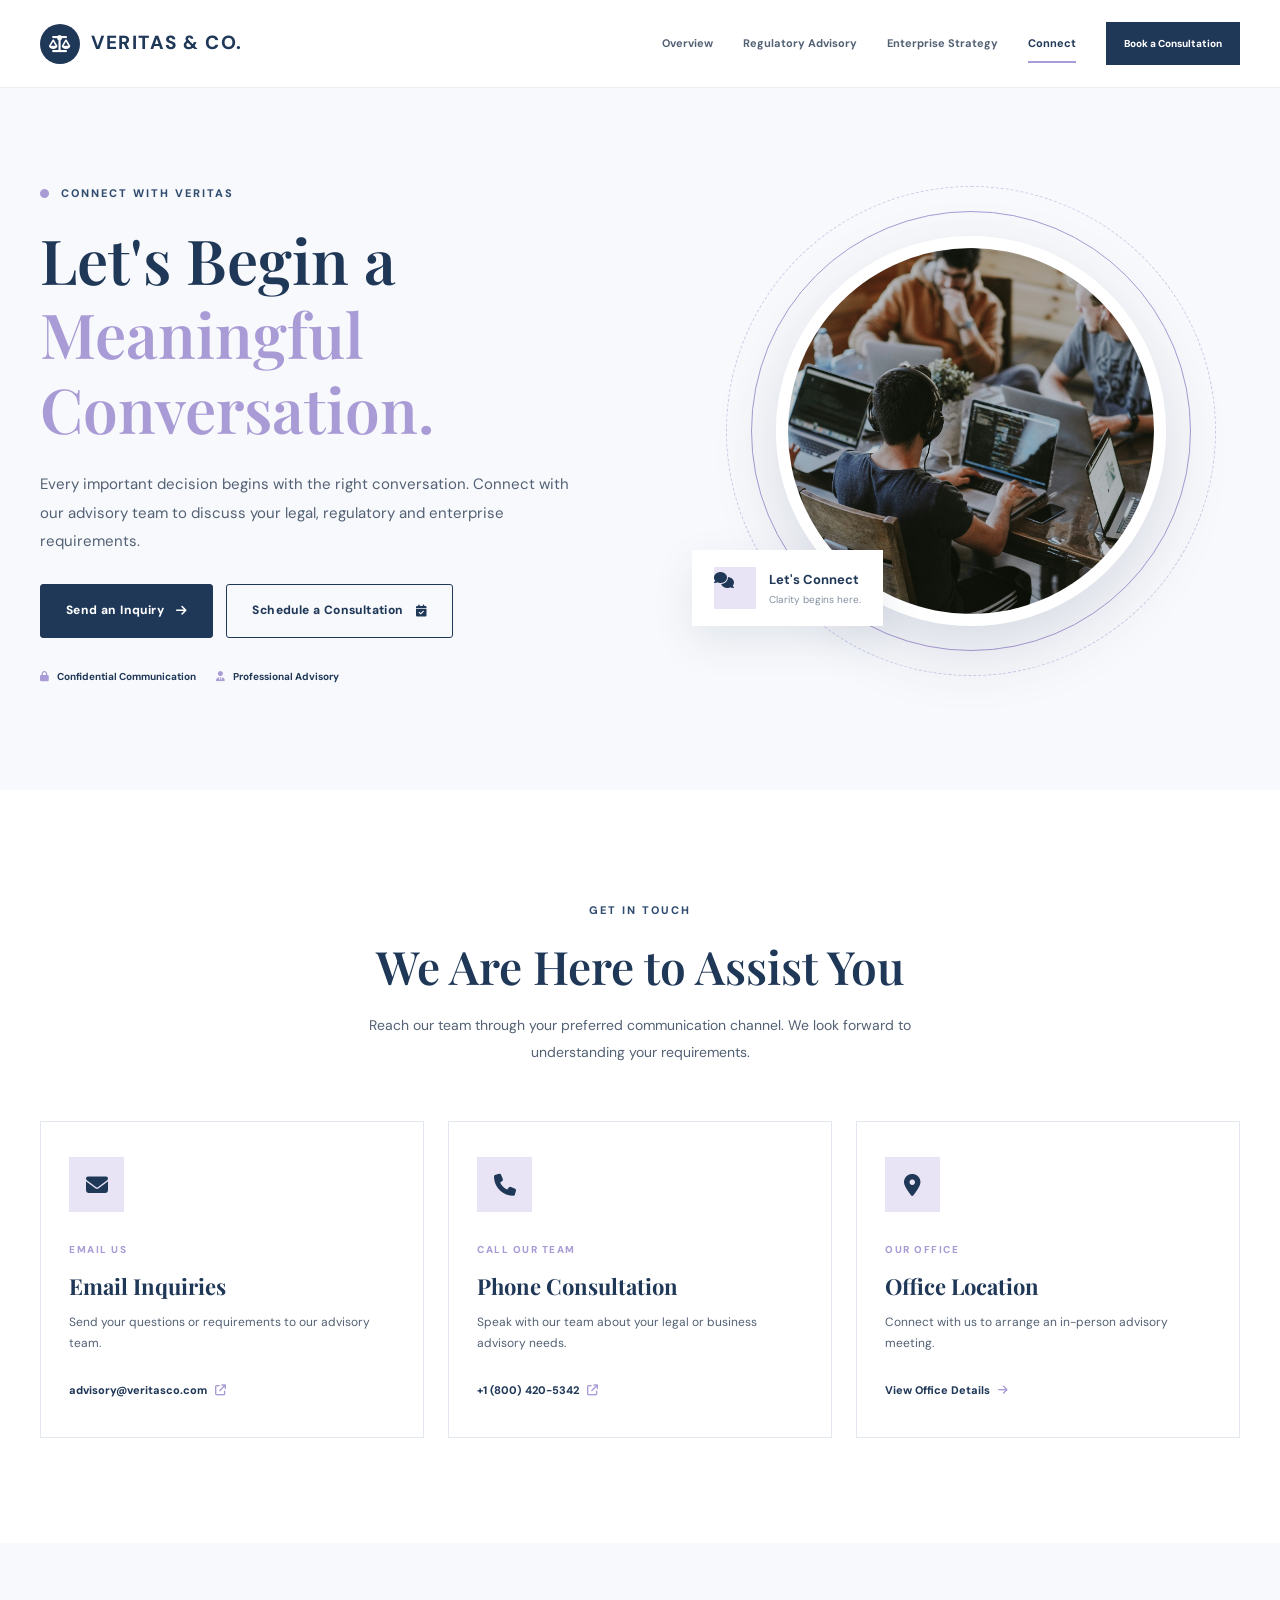
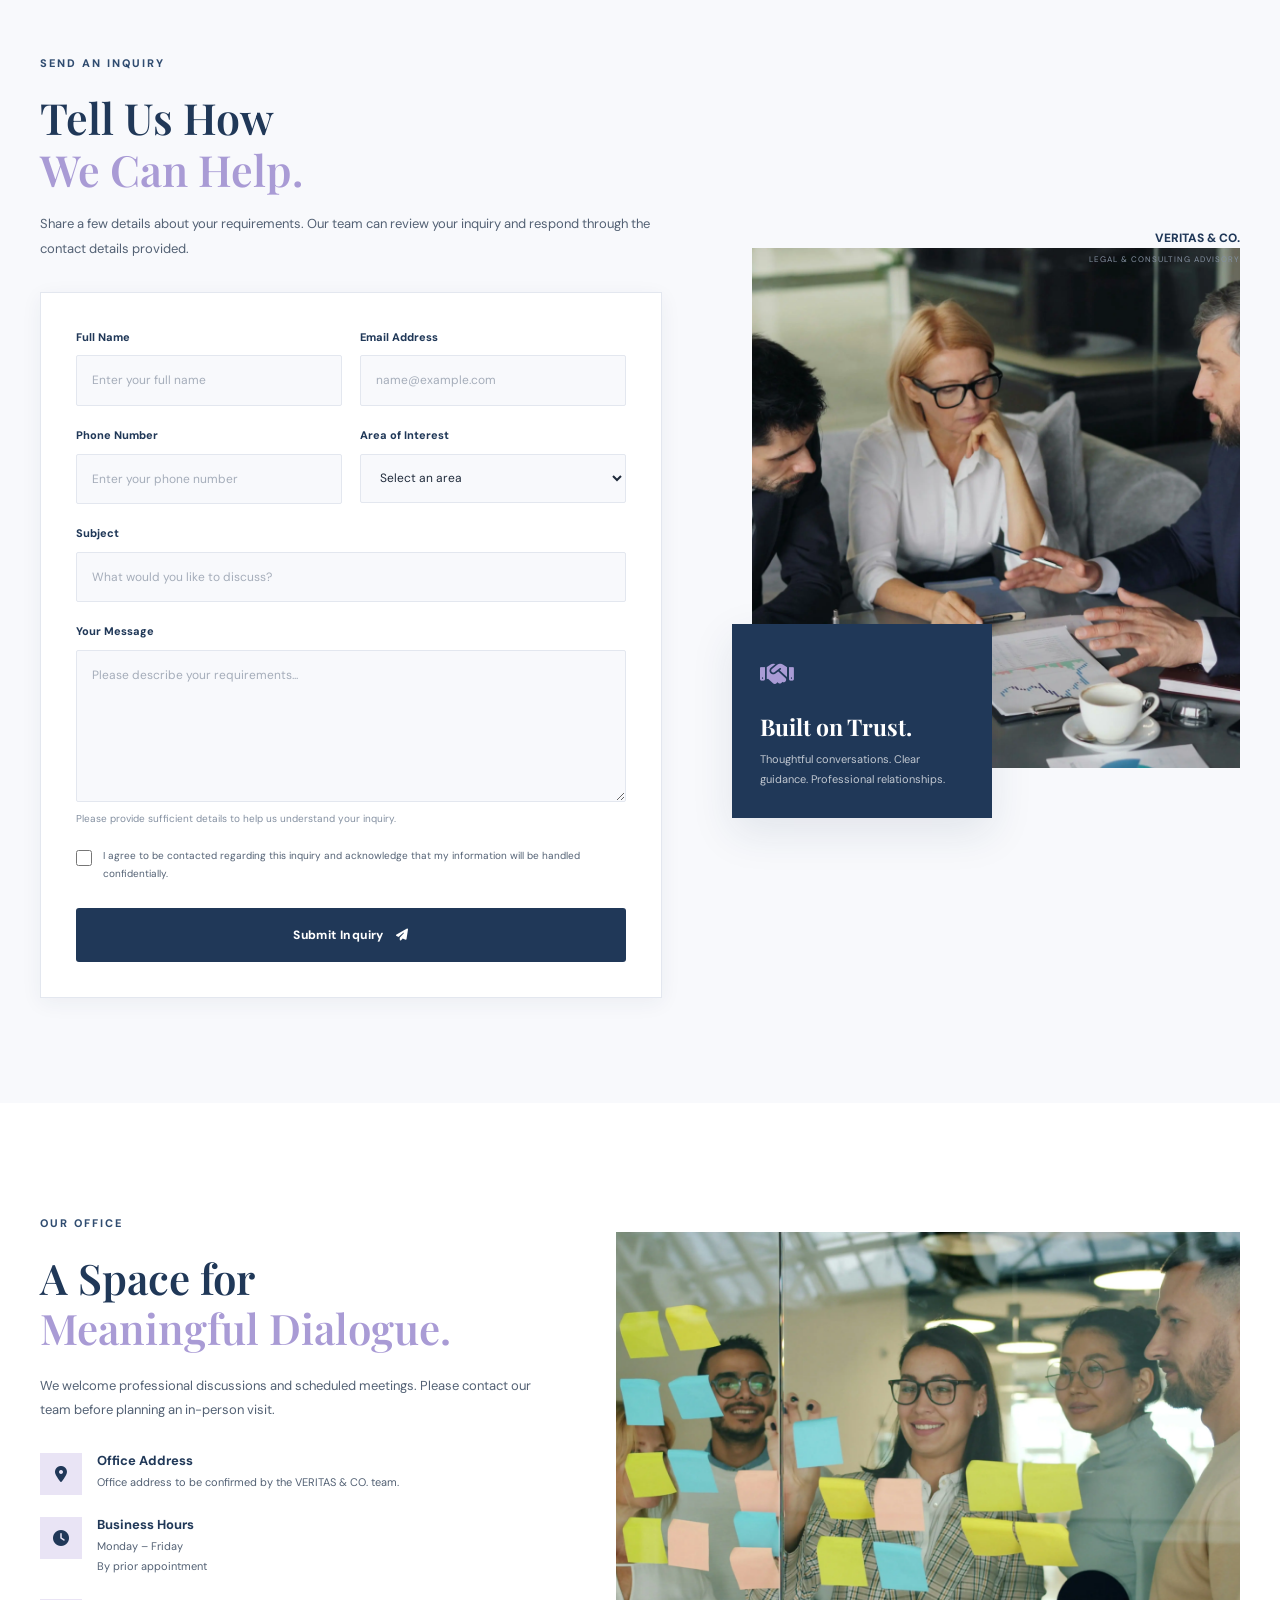
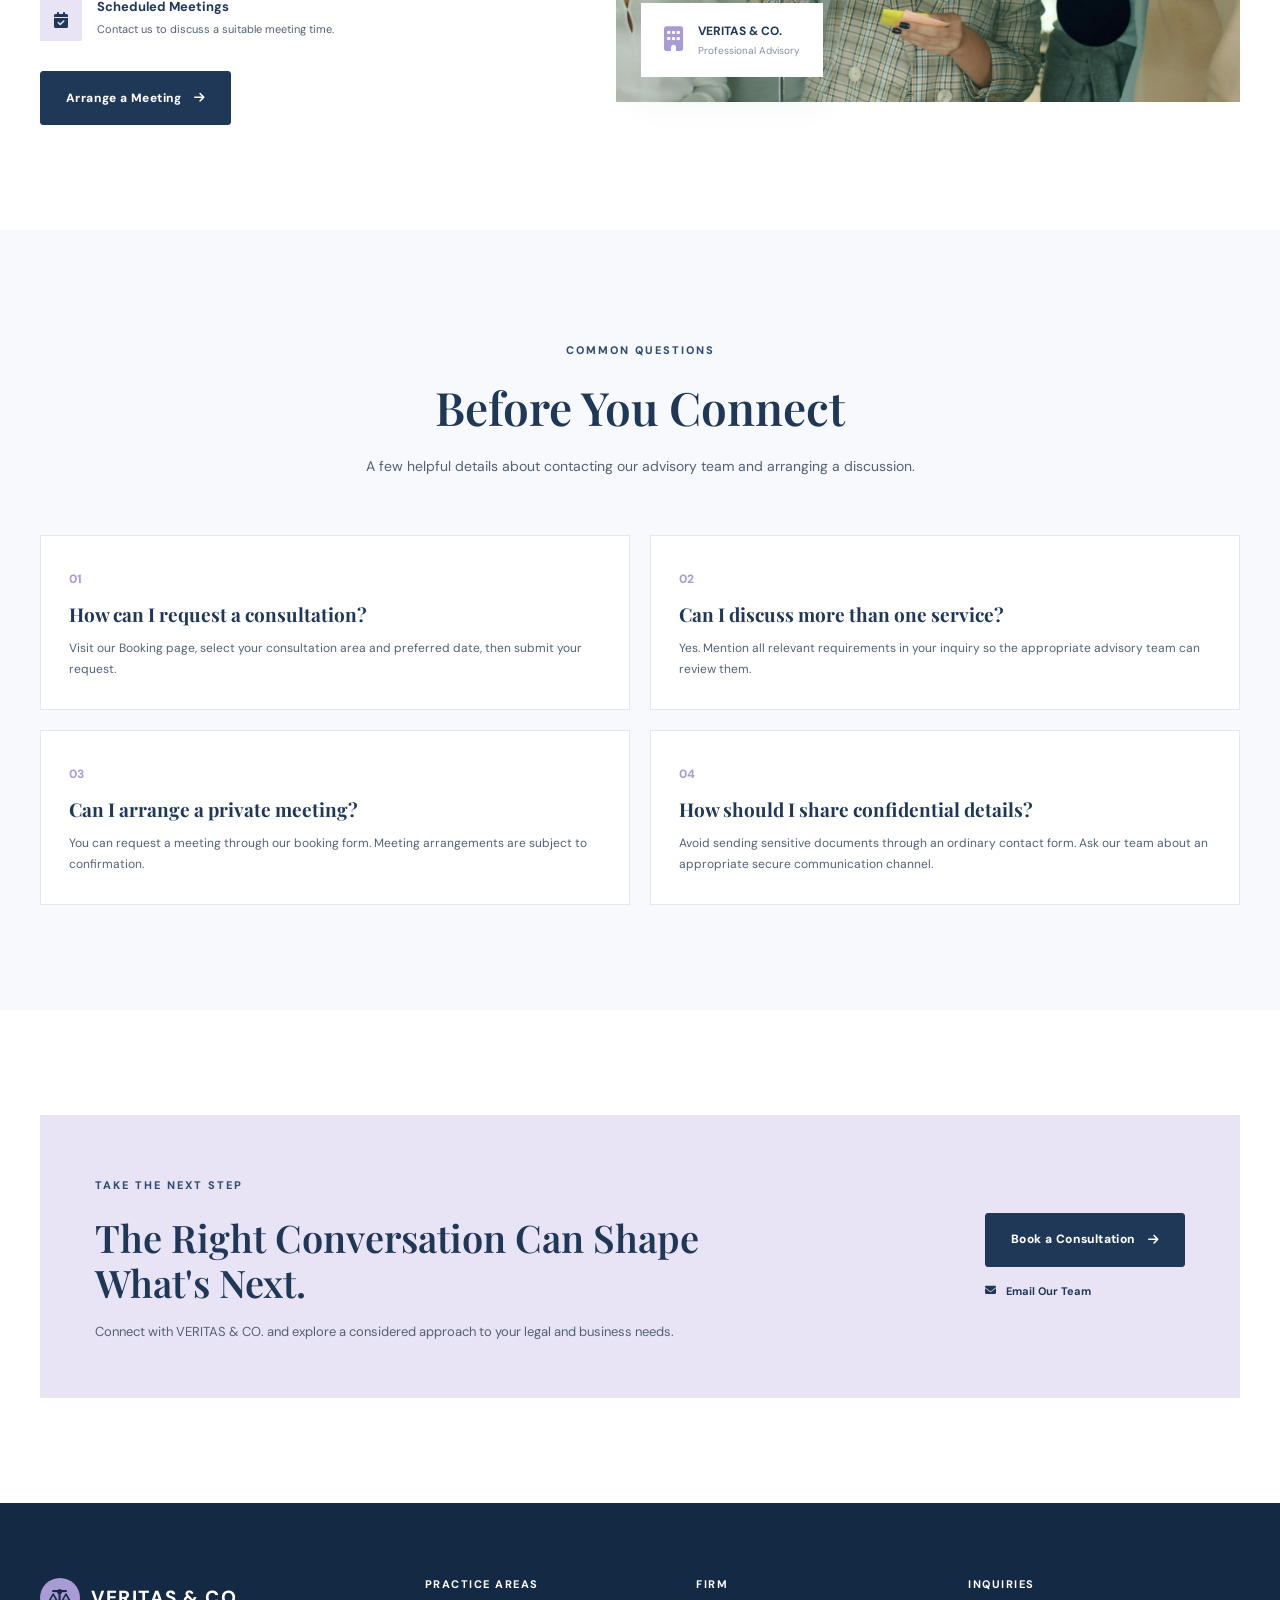
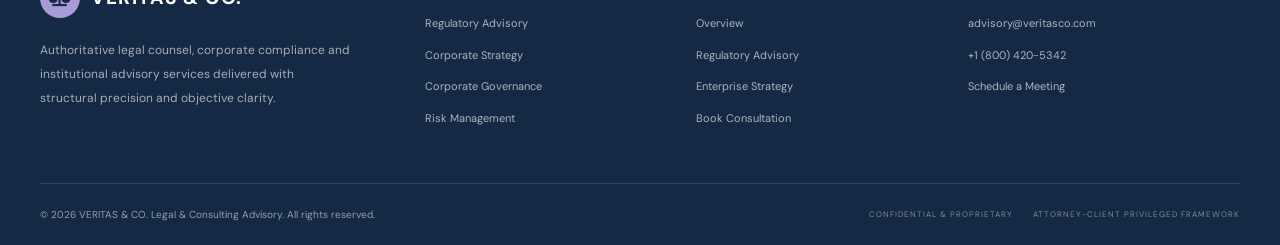
<file: contact.html>
<!DOCTYPE html>
<html lang="en">

<head>
    <meta charset="UTF-8">
    <meta name="viewport" content="width=device-width, initial-scale=1.0">

    <meta name="description" content="Connect with VERITAS & CO. for professional legal counsel, regulatory advisory and enterprise consulting services.">

    <meta name="theme-color" content="#203858">

    <title>Connect With Us | VERITAS & CO.</title>

    <!-- Google Fonts -->
    <link rel="preconnect" href="https://fonts.googleapis.com">
    <link rel="preconnect" href="https://fonts.gstatic.com" crossorigin>

    <link href="https://fonts.googleapis.com/css2?family=DM+Sans:wght@400;500;600;700;800&family=Playfair+Display:wght@500;600;700&display=swap" rel="stylesheet">

    <!-- Font Awesome -->
    <link rel="stylesheet" href="https://cdnjs.cloudflare.com/ajax/libs/font-awesome/6.5.2/css/all.min.css">

    <!-- Common CSS -->
    <link rel="stylesheet" href="css/style.css">

</head>

<body data-page="contact">

    <!-- =====================================
         PRELOADER
    ====================================== -->

    <div id="preloader">

        <div class="loader-content">

            <div class="loader-logo">
                <i class="fa-solid fa-scale-balanced"></i>
            </div>

            <h2>VERITAS & CO.</h2>

            <p>Legal & Consulting Advisory</p>

            <div class="loader-track">
                <div id="loader-progress"></div>
            </div>

            <span id="loader-text">0%</span>

        </div>

    </div>


    <!-- =====================================
         HEADER / NAVBAR
    ====================================== -->

    <header class="site-header" id="header">

        <div class="container navbar">

            <a href="index.html" class="brand">

                <span class="brand-icon">
                    <i class="fa-solid fa-scale-balanced"></i>
                </span>

                <span>VERITAS & CO.</span>

            </a>


            <button class="menu-toggle"
                id="menu-toggle"
                aria-label="Toggle navigation"
                aria-expanded="false">

                <i class="fa-solid fa-bars"></i>

            </button>


            <nav class="nav-menu" id="nav-menu">

                <a href="index.html" class="nav-link">
                    Overview
                </a>

                <a href="regulatory.html" class="nav-link">
                    Regulatory Advisory
                </a>

                <a href="enterprise.html" class="nav-link">
                    Enterprise Strategy
                </a>

                <a href="contact.html" class="nav-link active">
                    Connect
                </a>

                <a href="booking.html" class="nav-booking">
                    Book a Consultation
                </a>

            </nav>

        </div>

    </header>


    <main>

        <!-- =====================================
             CONTACT HERO
        ====================================== -->

        <section class="contact-hero">

            <div class="container contact-hero-grid">

                <div class="contact-hero-content reveal">

                    <span class="eyebrow">
                        <i class="fa-solid fa-circle"></i>
                        CONNECT WITH VERITAS
                    </span>

                    <h1>
                        Let's Begin a
                        <span>Meaningful Conversation.</span>
                    </h1>

                    <p>
                        Every important decision begins with
                        the right conversation. Connect with
                        our advisory team to discuss your legal,
                        regulatory and enterprise requirements.
                    </p>

                    <div class="contact-hero-actions">

                        <a href="#contact-form-section"
                            class="btn btn-primary">

                            Send an Inquiry

                            <i class="fa-solid fa-arrow-right"></i>

                        </a>

                        <a href="booking.html" class="btn btn-outline">

                            Schedule a Consultation

                            <i class="fa-solid fa-calendar-check"></i>

                        </a>

                    </div>

                    <div class="contact-trust-line">

                        <span>
                            <i class="fa-solid fa-lock"></i>
                            Confidential Communication
                        </span>

                        <span>
                            <i class="fa-solid fa-user-tie"></i>
                            Professional Advisory
                        </span>

                    </div>

                </div>


                <div class="contact-hero-visual reveal">

                    <div class="contact-circle-image">

                        <img
                            src="img/annie-spratt-QckxruozjRg-unsplash.webp"
                            alt="Professional advisory team discussing business matters">

                    </div>


                    <div class="contact-orbit orbit-one"></div>

                    <div class="contact-orbit orbit-two"></div>


                    <div class="contact-floating-note">

                        <span class="contact-note-icon">
                            <i class="fa-solid fa-comments"></i>
                        </span>

                        <div>

                            <strong>Let's Connect</strong>

                            <span>Clarity begins here.</span>

                        </div>

                    </div>

                </div>

            </div>

        </section>


        <!-- =====================================
             CONTACT INFORMATION
        ====================================== -->

        <section class="contact-information-section section-padding">

            <div class="container">

                <div class="section-heading reveal">

                    <span class="eyebrow">
                        GET IN TOUCH
                    </span>

                    <h2>We Are Here to Assist You</h2>

                    <p>
                        Reach our team through your preferred
                        communication channel. We look forward
                        to understanding your requirements.
                    </p>

                </div>


                <div class="contact-info-grid">

                    <article class="contact-info-card reveal">

                        <div class="contact-info-icon">
                            <i class="fa-solid fa-envelope"></i>
                        </div>

                        <span class="contact-info-label">
                            EMAIL US
                        </span>

                        <h3>Email Inquiries</h3>

                        <p>
                            Send your questions or requirements
                            to our advisory team.
                        </p>

                        <a href="mailto:advisory@veritasco.com">
                            advisory@veritasco.com
                            <i class="fa-solid fa-arrow-up-right-from-square"></i>
                        </a>

                    </article>


                    <article class="contact-info-card reveal">

                        <div class="contact-info-icon">
                            <i class="fa-solid fa-phone"></i>
                        </div>

                        <span class="contact-info-label">
                            CALL OUR TEAM
                        </span>

                        <h3>Phone Consultation</h3>

                        <p>
                            Speak with our team about your
                            legal or business advisory needs.
                        </p>

                        <a href="tel:+18004205342">
                            +1 (800) 420-5342
                            <i class="fa-solid fa-arrow-up-right-from-square"></i>
                        </a>

                    </article>


                    <article class="contact-info-card reveal">

                        <div class="contact-info-icon">
                            <i class="fa-solid fa-location-dot"></i>
                        </div>

                        <span class="contact-info-label">
                            OUR OFFICE
                        </span>

                        <h3>Office Location</h3>

                        <p>
                            Connect with us to arrange
                            an in-person advisory meeting.
                        </p>

                        <a href="#office-location">
                            View Office Details
                            <i class="fa-solid fa-arrow-right"></i>
                        </a>

                    </article>

                </div>

            </div>

        </section>


        <!-- =====================================
             CONTACT FORM
        ====================================== -->

        <section class="contact-form-section section-padding"
            id="contact-form-section">

            <div class="container contact-form-grid">


                <!-- FORM SIDE -->

                <div class="contact-form-content reveal">

                    <span class="eyebrow">
                        SEND AN INQUIRY
                    </span>

                    <h2>
                        Tell Us How
                        <span>We Can Help.</span>
                    </h2>

                    <p>
                        Share a few details about your requirements.
                        Our team can review your inquiry and
                        respond through the contact details provided.
                    </p>


                    <form id="contact-form" class="professional-contact-form">

                        <div class="form-row">

                            <div class="form-group">

                                <label for="contact-name">
                                    Full Name
                                </label>

                                <input
                                    type="text"
                                    id="contact-name"
                                    name="name"
                                    placeholder="Enter your full name"
                                    required>

                            </div>


                            <div class="form-group">

                                <label for="contact-email">
                                    Email Address
                                </label>

                                <input
                                    type="email"
                                    id="contact-email"
                                    name="email"
                                    placeholder="name@example.com"
                                    required>

                            </div>

                        </div>


                        <div class="form-row">

                            <div class="form-group">

                                <label for="contact-phone">
                                    Phone Number
                                </label>

                                <input
                                    type="tel"
                                    id="contact-phone"
                                    name="phone"
                                    placeholder="Enter your phone number"
                                    required>

                            </div>


                            <div class="form-group">

                                <label for="contact-service">
                                    Area of Interest
                                </label>

                                <select
                                    id="contact-service"
                                    name="service"
                                    required>

                                    <option value="" disabled selected>
                                        Select an area
                                    </option>

                                    <option value="Corporate Law">
                                        Corporate Law
                                    </option>

                                    <option value="Regulatory Compliance">
                                        Regulatory Compliance
                                    </option>

                                    <option value="Contract Management">
                                        Contract Management
                                    </option>

                                    <option value="Business Strategy">
                                        Business Strategy
                                    </option>

                                    <option value="Corporate Governance">
                                        Corporate Governance
                                    </option>

                                    <option value="Enterprise Risk Management">
                                        Enterprise Risk Management
                                    </option>

                                    <option value="Other">
                                        Other Inquiry
                                    </option>

                                </select>

                            </div>

                        </div>


                        <div class="form-group">

                            <label for="contact-subject">
                                Subject
                            </label>

                            <input
                                type="text"
                                id="contact-subject"
                                name="subject"
                                placeholder="What would you like to discuss?"
                                required>

                        </div>


                        <div class="form-group">

                            <label for="contact-message">
                                Your Message
                            </label>

                            <textarea
                                id="contact-message"
                                name="message"
                                rows="6"
                                placeholder="Please describe your requirements..."
                                required></textarea>

                            <span class="form-helper">
                                Please provide sufficient details
                                to help us understand your inquiry.
                            </span>

                        </div>


                        <div class="form-consent">

                            <input
                                type="checkbox"
                                id="contact-consent"
                                name="consent"
                                required>

                            <label for="contact-consent">
                                I agree to be contacted regarding
                                this inquiry and acknowledge that
                                my information will be handled
                                confidentially.
                            </label>

                        </div>


                        <button type="submit" class="btn btn-primary form-submit">

                            Submit Inquiry

                            <i class="fa-solid fa-paper-plane"></i>

                        </button>


                        <div id="contact-feedback"
                            class="form-feedback"
                            aria-live="polite"></div>

                    </form>

                </div>


                <!-- IMAGE / SUPPORT SIDE -->

                <div class="contact-form-visual reveal">

                    <div class="contact-form-image">

                        <img
                            src="img/vitaly-gariev-RbYg6fKSfcY-unsplash.webp"
                            alt="Professional office meeting space">

                    </div>


                    <div class="contact-visual-card">

                        <div class="contact-visual-icon">
                            <i class="fa-solid fa-handshake"></i>
                        </div>

                        <h3>Built on Trust.</h3>

                        <p>
                            Thoughtful conversations.
                            Clear guidance.
                            Professional relationships.
                        </p>

                    </div>


                    <div class="contact-visual-caption">

                        <span>VERITAS & CO.</span>

                        <span>LEGAL & CONSULTING ADVISORY</span>

                    </div>

                </div>

            </div>

        </section>


        <!-- =====================================
             OFFICE LOCATION
        ====================================== -->

        <section class="office-location-section section-padding"
            id="office-location">

            <div class="container office-location-grid">

                <div class="office-location-content reveal">

                    <span class="eyebrow">
                        OUR OFFICE
                    </span>

                    <h2>
                        A Space for
                        <span>Meaningful Dialogue.</span>
                    </h2>

                    <p>
                        We welcome professional discussions
                        and scheduled meetings. Please contact
                        our team before planning an in-person visit.
                    </p>


                    <div class="office-detail-list">

                        <div>

                            <span class="office-detail-icon">
                                <i class="fa-solid fa-location-dot"></i>
                            </span>

                            <div>

                                <h4>Office Address</h4>

                                <p>
                                    Office address to be confirmed
                                    by the VERITAS & CO. team.
                                </p>

                            </div>

                        </div>


                        <div>

                            <span class="office-detail-icon">
                                <i class="fa-solid fa-clock"></i>
                            </span>

                            <div>

                                <h4>Business Hours</h4>

                                <p>
                                    Monday – Friday
                                    <br>
                                    By prior appointment
                                </p>

                            </div>

                        </div>


                        <div>

                            <span class="office-detail-icon">
                                <i class="fa-solid fa-calendar-check"></i>
                            </span>

                            <div>

                                <h4>Scheduled Meetings</h4>

                                <p>
                                    Contact us to discuss
                                    a suitable meeting time.
                                </p>

                            </div>

                        </div>

                    </div>


                    <a href="booking.html" class="btn btn-primary">

                        Arrange a Meeting

                        <i class="fa-solid fa-arrow-right"></i>

                    </a>

                </div>


                <div class="office-location-visual reveal">

                    <div class="office-image-wrap">

                        <img
                            src="img/vitaly-gariev-TSyD0nGc0Bs-unsplash.webp"
                            alt="Professional office interior">

                        <div class="office-image-label">

                            <i class="fa-solid fa-building"></i>

                            <div>

                                <strong>VERITAS & CO.</strong>

                                <span>Professional Advisory</span>

                            </div>

                        </div>

                    </div>

                </div>

            </div>

        </section>


        <!-- =====================================
             FAQ SECTION
        ====================================== -->

        <section class="contact-faq-section section-padding">

            <div class="container">

                <div class="section-heading reveal">

                    <span class="eyebrow">
                        COMMON QUESTIONS
                    </span>

                    <h2>Before You Connect</h2>

                    <p>
                        A few helpful details about contacting
                        our advisory team and arranging a discussion.
                    </p>

                </div>


                <div class="contact-faq-grid">


                    <article class="contact-faq-card reveal">

                        <span>01</span>

                        <h3>How can I request a consultation?</h3>

                        <p>
                            Visit our Booking page, select your
                            consultation area and preferred date,
                            then submit your request.
                        </p>

                    </article>


                    <article class="contact-faq-card reveal">

                        <span>02</span>

                        <h3>Can I discuss more than one service?</h3>

                        <p>
                            Yes. Mention all relevant requirements
                            in your inquiry so the appropriate
                            advisory team can review them.
                        </p>

                    </article>


                    <article class="contact-faq-card reveal">

                        <span>03</span>

                        <h3>Can I arrange a private meeting?</h3>

                        <p>
                            You can request a meeting through
                            our booking form. Meeting arrangements
                            are subject to confirmation.
                        </p>

                    </article>


                    <article class="contact-faq-card reveal">

                        <span>04</span>

                        <h3>How should I share confidential details?</h3>

                        <p>
                            Avoid sending sensitive documents
                            through an ordinary contact form.
                            Ask our team about an appropriate
                            secure communication channel.
                        </p>

                    </article>

                </div>

            </div>

        </section>


        <!-- =====================================
             FINAL CTA
        ====================================== -->

        <section class="contact-cta-section section-padding">

            <div class="container">

                <div class="contact-cta-wrapper reveal">

                    <div>

                        <span class="eyebrow">
                            TAKE THE NEXT STEP
                        </span>

                        <h2>
                            The Right Conversation
                            Can Shape What's Next.
                        </h2>

                        <p>
                            Connect with VERITAS & CO. and
                            explore a considered approach
                            to your legal and business needs.
                        </p>

                    </div>


                    <div class="contact-cta-actions">

                        <a href="booking.html" class="btn btn-primary">

                            Book a Consultation

                            <i class="fa-solid fa-arrow-right"></i>

                        </a>

                        <a href="mailto:advisory@veritasco.com"
                            class="contact-email-link">

                            <i class="fa-solid fa-envelope"></i>

                            Email Our Team

                        </a>

                    </div>

                </div>

            </div>

        </section>

    </main>


    <!-- =====================================
         FOOTER
    ====================================== -->

    <footer class="site-footer">

        <div class="container">

            <div class="footer-grid">

                <div class="footer-brand">

                    <a href="index.html" class="brand">

                        <span class="brand-icon">
                            <i class="fa-solid fa-scale-balanced"></i>
                        </span>

                        <span>VERITAS & CO.</span>

                    </a>

                    <p>
                        Authoritative legal counsel, corporate
                        compliance and institutional advisory
                        services delivered with structural
                        precision and objective clarity.
                    </p>

                </div>


                <div class="footer-column">

                    <h4>PRACTICE AREAS</h4>

                    <a href="regulatory.html">Regulatory Advisory</a>

                    <a href="enterprise.html">Corporate Strategy</a>

                    <a href="enterprise.html">Corporate Governance</a>

                    <a href="enterprise.html">Risk Management</a>

                </div>


                <div class="footer-column">

                    <h4>FIRM</h4>

                    <a href="index.html">Overview</a>

                    <a href="regulatory.html">Regulatory Advisory</a>

                    <a href="enterprise.html">Enterprise Strategy</a>

                    <a href="booking.html">Book Consultation</a>

                </div>


                <div class="footer-column">

                    <h4>INQUIRIES</h4>

                    <a href="mailto:advisory@veritasco.com">
                        advisory@veritasco.com
                    </a>

                    <a href="tel:+18004205342">
                        +1 (800) 420-5342
                    </a>

                    <a href="booking.html">
                        Schedule a Meeting
                    </a>

                </div>

            </div>


            <div class="footer-bottom">

                <p>
                    © 2026 VERITAS & CO. Legal & Consulting Advisory.
                    All rights reserved.
                </p>

                <div>

                    <span>CONFIDENTIAL & PROPRIETARY</span>

                    <span>ATTORNEY-CLIENT PRIVILEGED FRAMEWORK</span>

                </div>

            </div>

        </div>

    </footer>


    <!-- COMMON JAVASCRIPT -->
    <script src="js/script.js"></script>

</body>

</html>
</file>
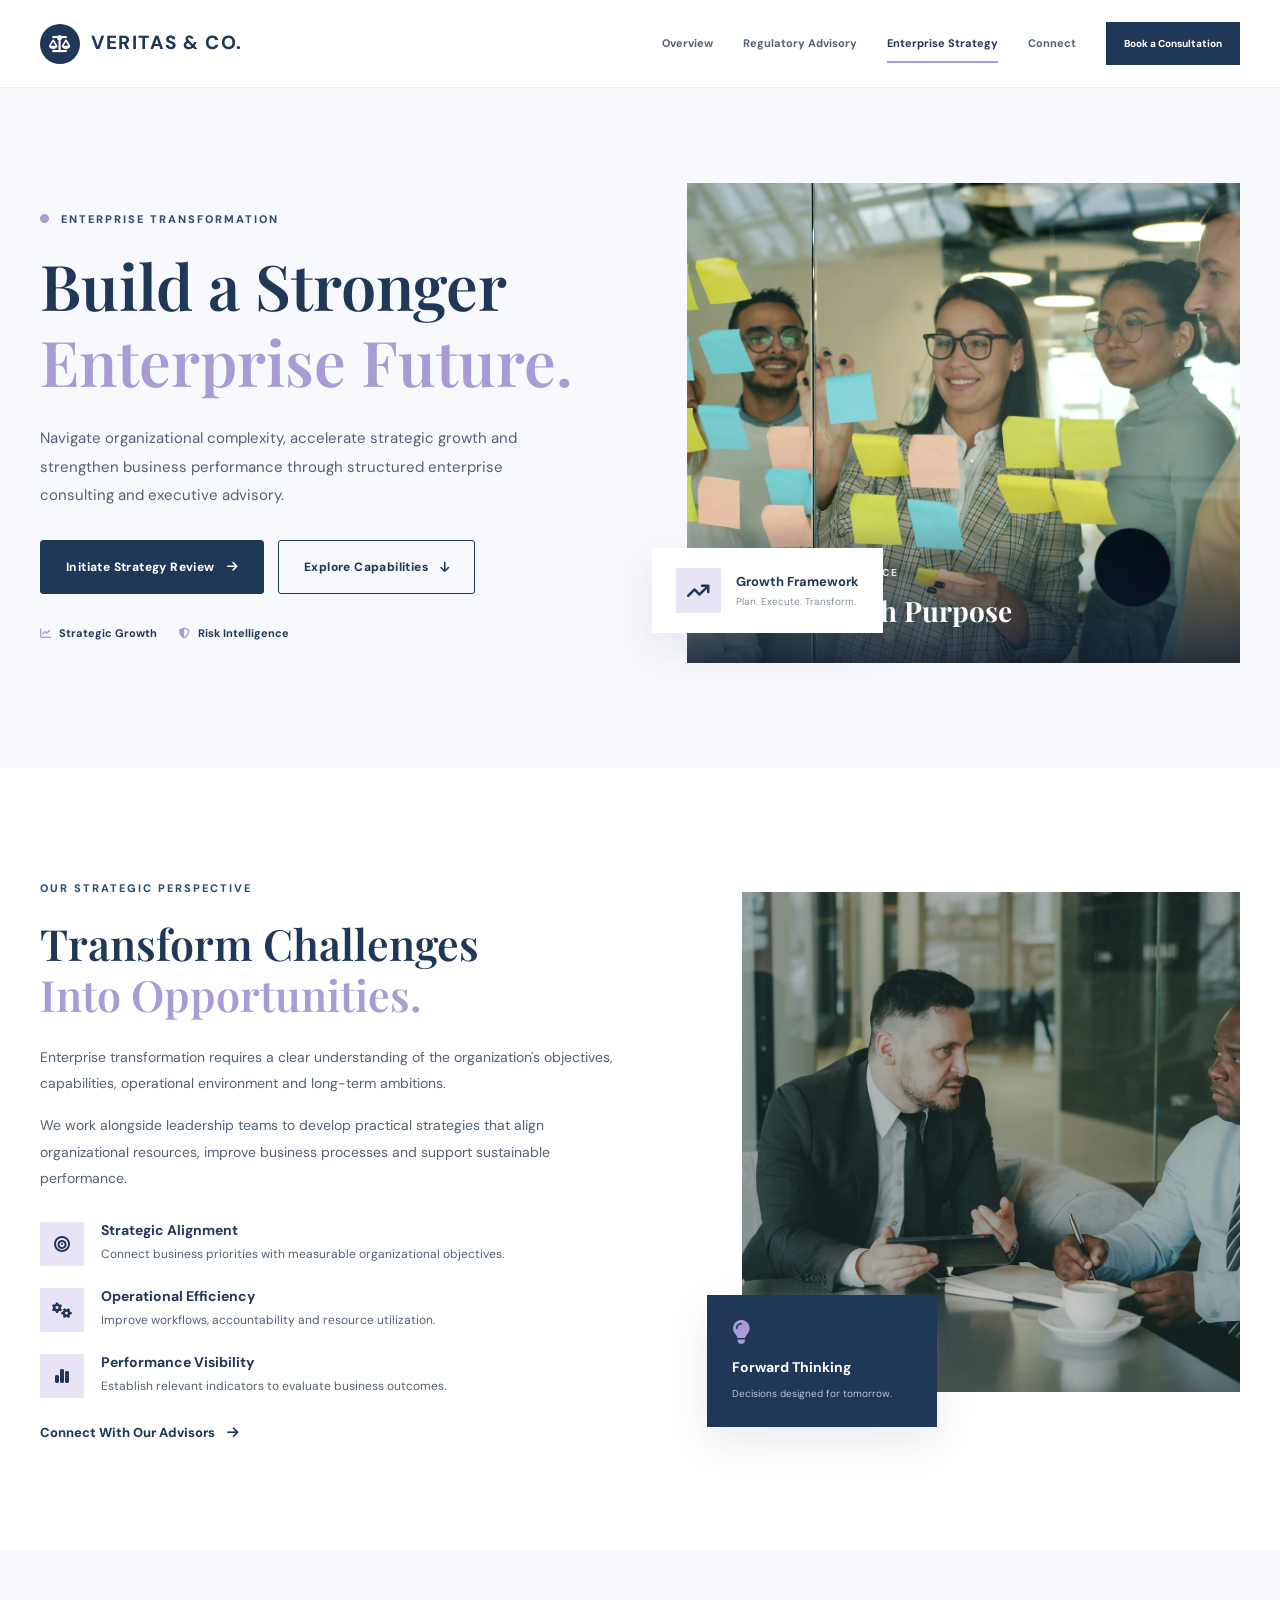
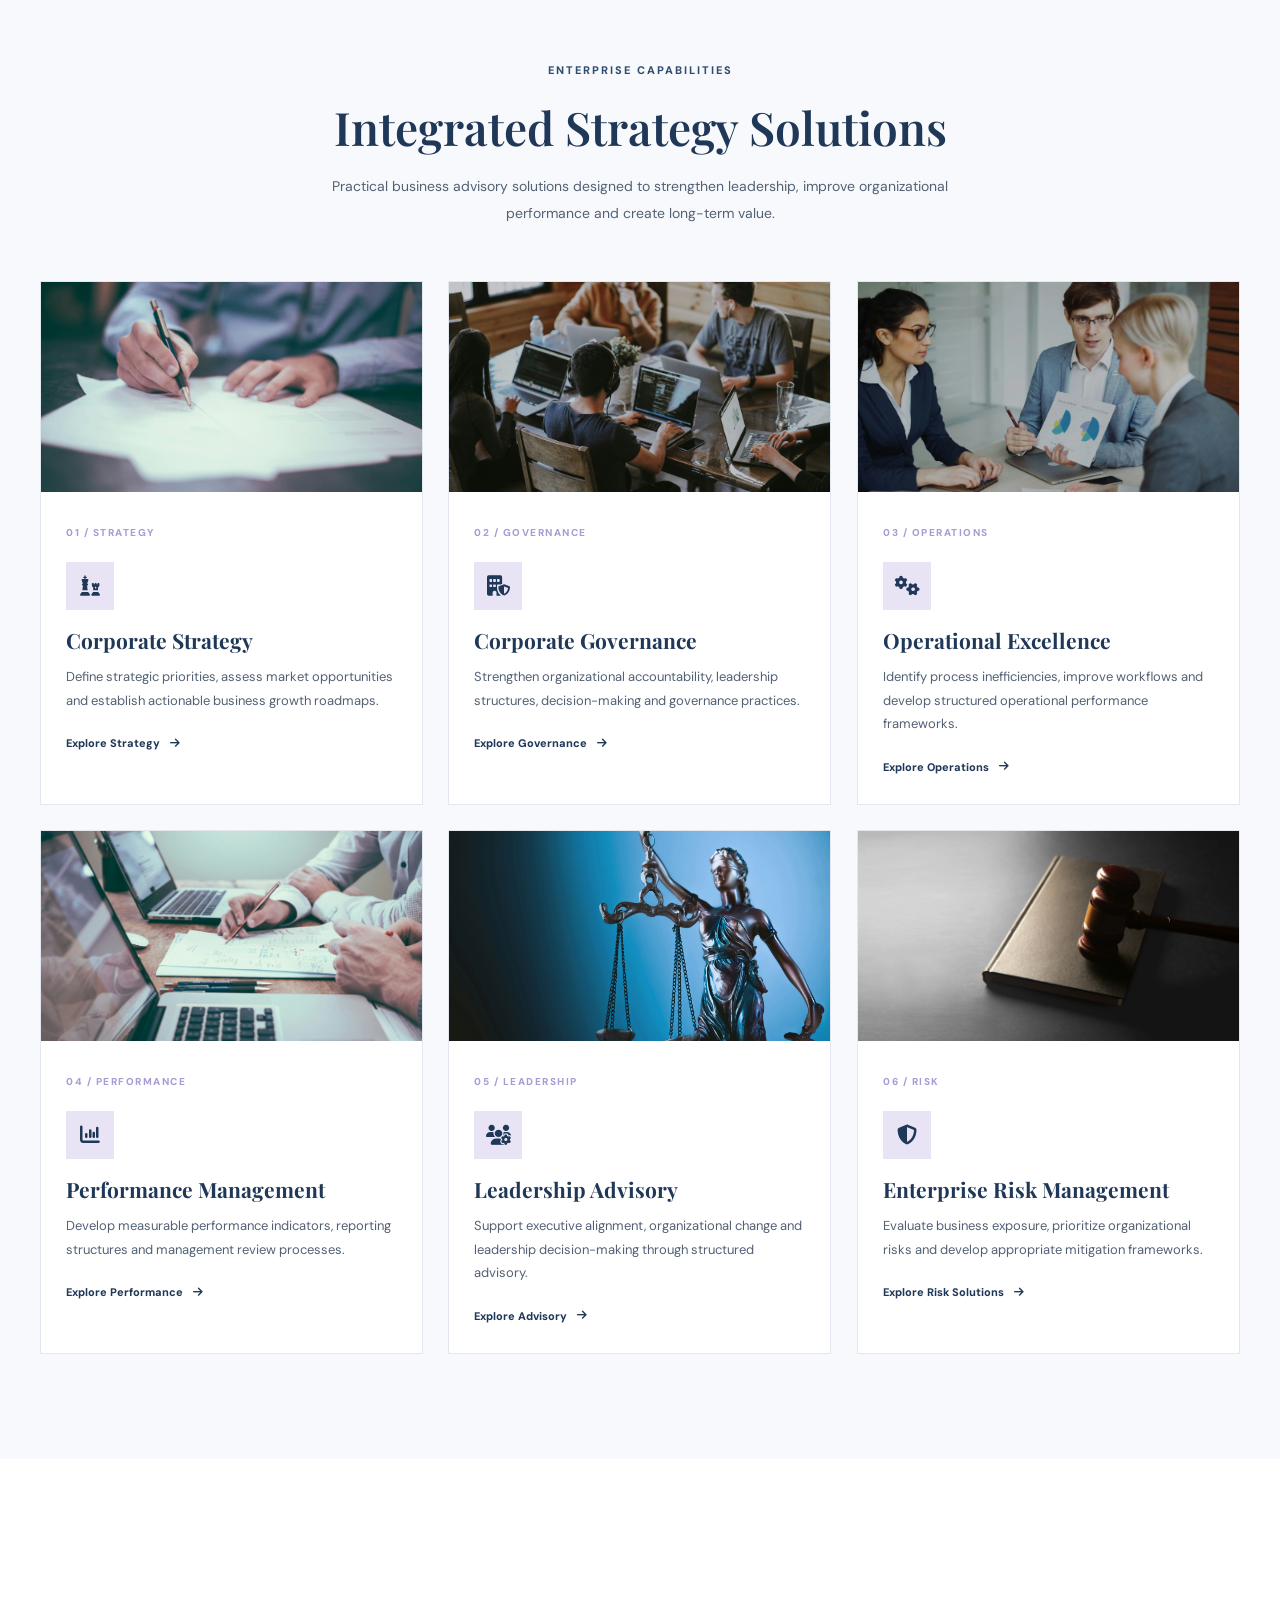
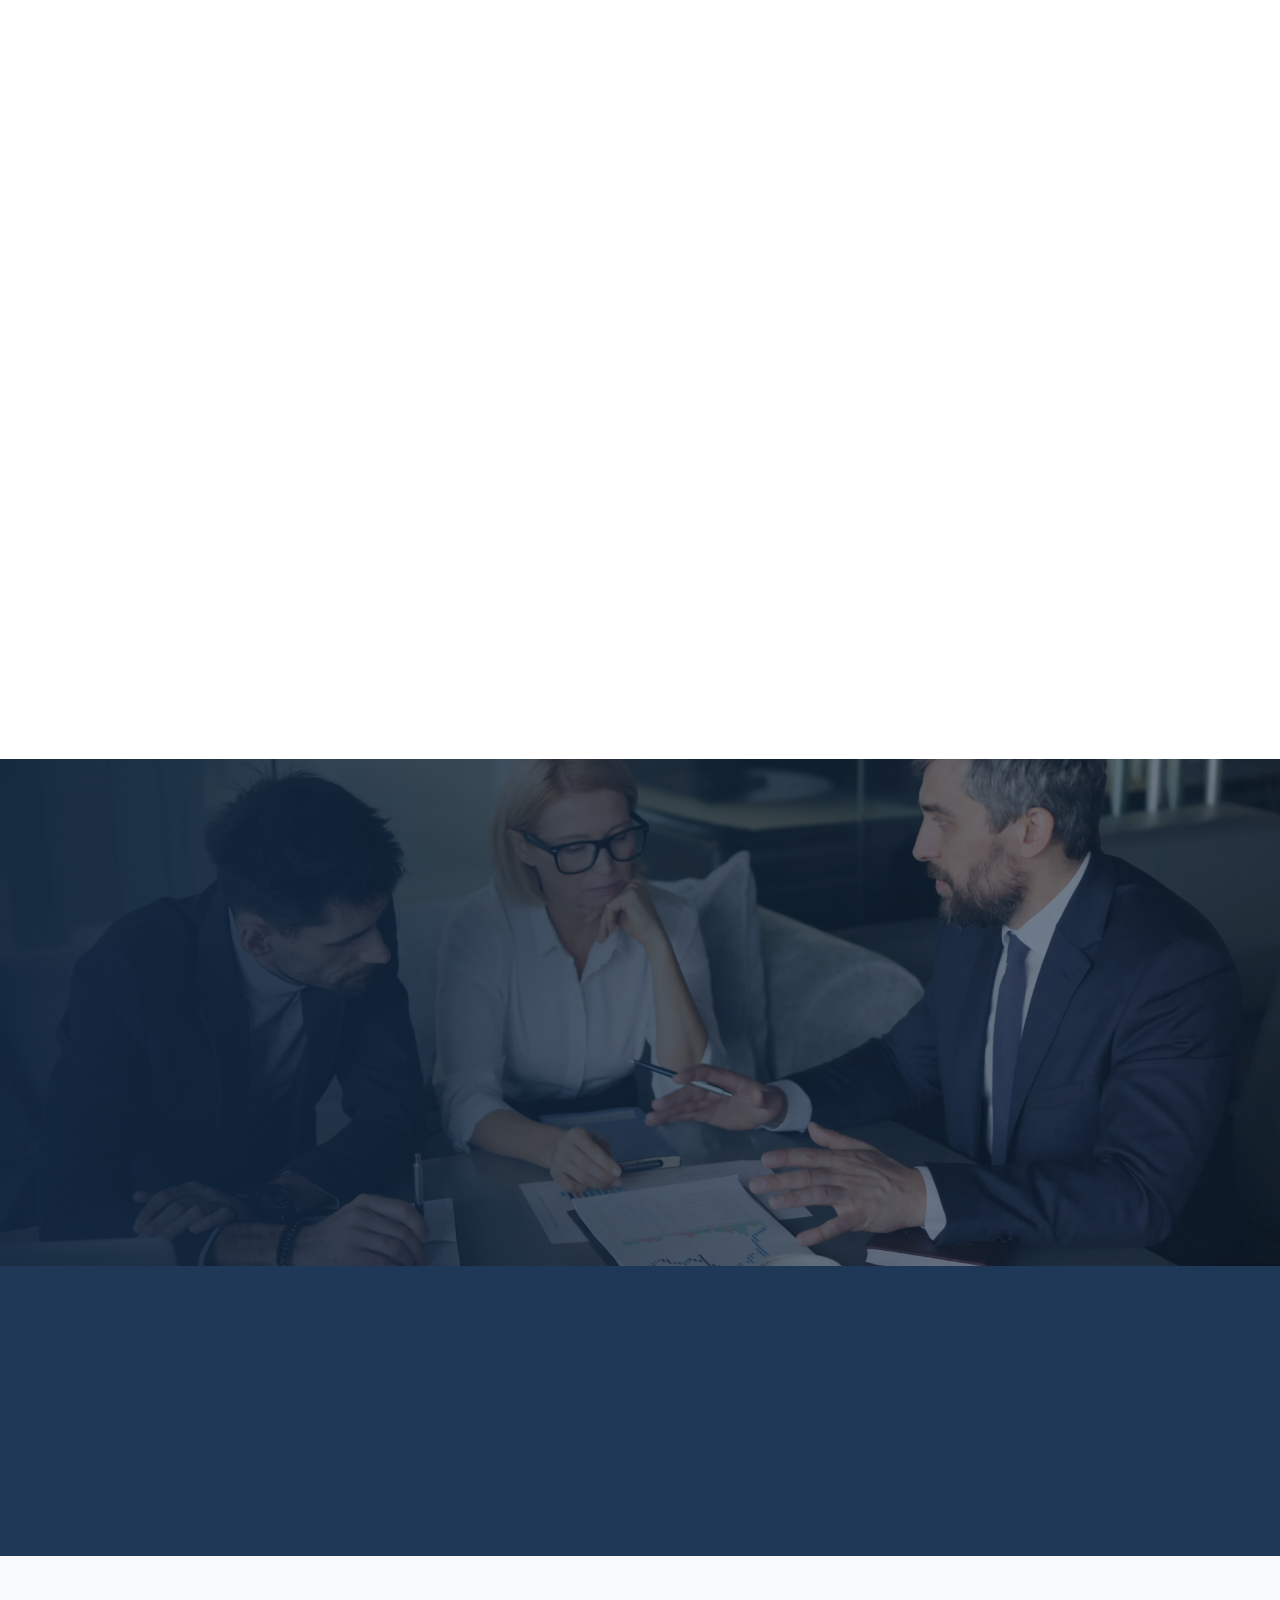
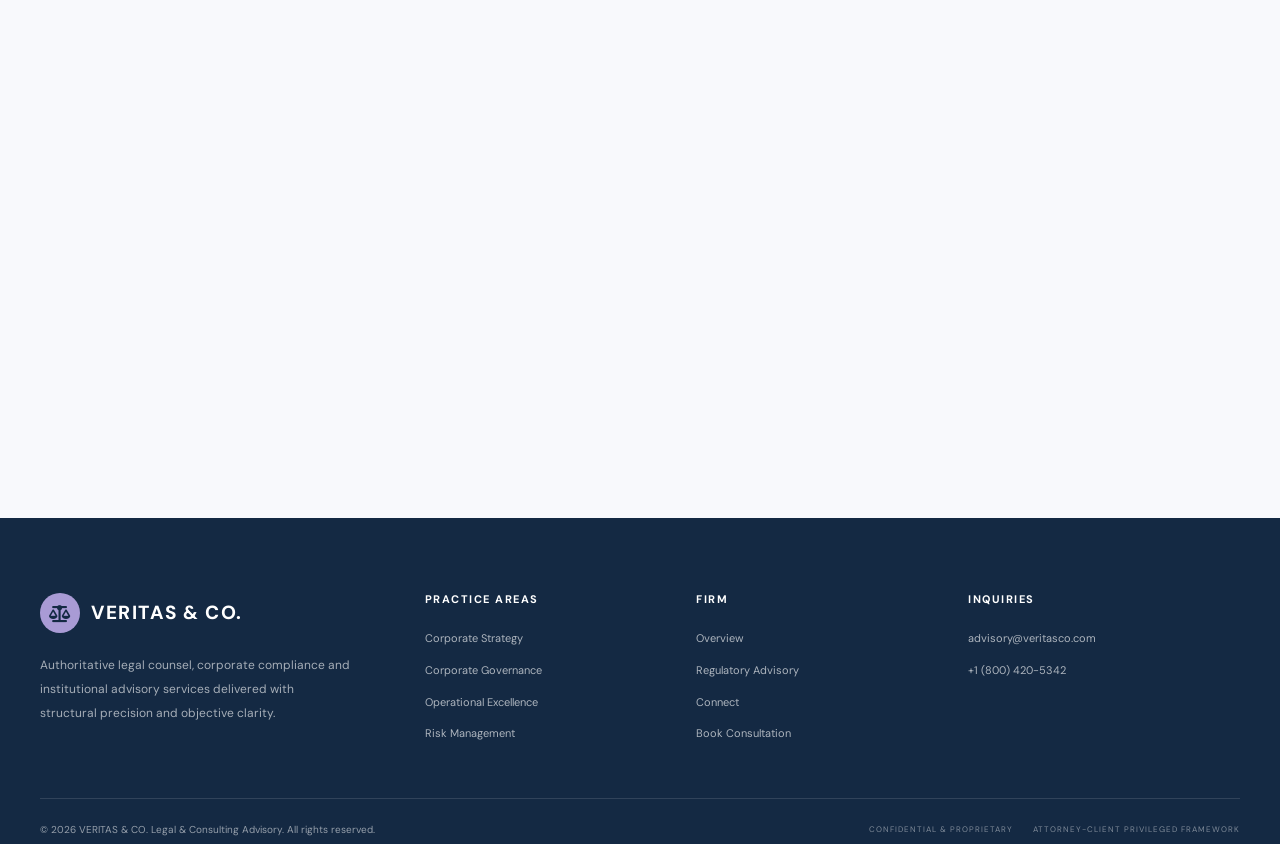
<file: enterprise.html>
<!DOCTYPE html>
<html lang="en">

<head>
    <meta charset="UTF-8">
    <meta name="viewport" content="width=device-width, initial-scale=1.0">

    <meta name="description" content="VERITAS & CO. Enterprise Strategy - Corporate transformation, strategic planning, business governance and operational advisory.">

    <meta name="theme-color" content="#203858">

    <title>Enterprise Strategy | VERITAS & CO.</title>

    <!-- Google Fonts -->
    <link rel="preconnect" href="https://fonts.googleapis.com">
    <link rel="preconnect" href="https://fonts.gstatic.com" crossorigin>

    <link href="https://fonts.googleapis.com/css2?family=DM+Sans:wght@400;500;600;700;800&family=Playfair+Display:wght@500;600;700&display=swap" rel="stylesheet">

    <!-- Font Awesome -->
    <link rel="stylesheet" href="https://cdnjs.cloudflare.com/ajax/libs/font-awesome/6.5.2/css/all.min.css">

    <!-- Common CSS -->
    <link rel="stylesheet" href="css/style.css">

</head>

<body data-page="enterprise">

    <!-- =====================================
         PRELOADER
    ====================================== -->

    <div id="preloader">

        <div class="loader-content">

            <div class="loader-logo">
                <i class="fa-solid fa-scale-balanced"></i>
            </div>

            <h2>VERITAS & CO.</h2>

            <p>Legal & Consulting Advisory</p>

            <div class="loader-track">
                <div id="loader-progress"></div>
            </div>

            <span id="loader-text">0%</span>

        </div>

    </div>


    <!-- =====================================
         HEADER / NAVBAR
    ====================================== -->

    <header class="site-header" id="header">

        <div class="container navbar">

            <a href="index.html" class="brand">

                <span class="brand-icon">
                    <i class="fa-solid fa-scale-balanced"></i>
                </span>

                <span>VERITAS & CO.</span>

            </a>


            <button class="menu-toggle"
                id="menu-toggle"
                aria-label="Toggle navigation"
                aria-expanded="false">

                <i class="fa-solid fa-bars"></i>

            </button>


            <nav class="nav-menu" id="nav-menu">

                <a href="index.html" class="nav-link">
                    Overview
                </a>

                <a href="regulatory.html" class="nav-link">
                    Regulatory Advisory
                </a>

                <a href="enterprise.html" class="nav-link active">
                    Enterprise Strategy
                </a>

                <a href="contact.html" class="nav-link">
                    Connect
                </a>

                <a href="booking.html" class="nav-booking">
                    Book a Consultation
                </a>

            </nav>

        </div>

    </header>


    <main>

        <!-- =====================================
             HERO SECTION
        ====================================== -->

        <section class="enterprise-hero">

            <div class="container enterprise-hero-grid">

                <div class="enterprise-hero-content reveal">

                    <span class="eyebrow">
                        <i class="fa-solid fa-circle"></i>
                        ENTERPRISE TRANSFORMATION
                    </span>

                    <h1>
                        Build a Stronger
                        <span>Enterprise Future.</span>
                    </h1>

                    <p>
                        Navigate organizational complexity,
                        accelerate strategic growth and strengthen
                        business performance through structured
                        enterprise consulting and executive advisory.
                    </p>

                    <div class="hero-buttons">

                        <a href="booking.html?service=Business%20Strategy"
                            class="btn btn-primary">

                            Initiate Strategy Review

                            <i class="fa-solid fa-arrow-right"></i>

                        </a>

                        <a href="#enterprise-services"
                            class="btn btn-outline">

                            Explore Capabilities

                            <i class="fa-solid fa-arrow-down"></i>

                        </a>

                    </div>

                    <div class="hero-trust">

                        <span>
                            <i class="fa-solid fa-chart-line"></i>
                            Strategic Growth
                        </span>

                        <span>
                            <i class="fa-solid fa-shield-halved"></i>
                            Risk Intelligence
                        </span>

                    </div>

                </div>


                <div class="enterprise-hero-visual reveal">

                    <div class="enterprise-image-main">

                        <img
                            src="img/vitaly-gariev-TSyD0nGc0Bs-unsplash.webp"
                            alt="Modern enterprise corporate office">

                        <div class="enterprise-image-overlay">

                            <span>ENTERPRISE INTELLIGENCE</span>

                            <h3>Strategy With Purpose</h3>

                        </div>

                    </div>


                    <div class="enterprise-floating-card">

                        <div class="enterprise-floating-icon">
                            <i class="fa-solid fa-arrow-trend-up"></i>
                        </div>

                        <div>

                            <strong>Growth Framework</strong>

                            <span>Plan. Execute. Transform.</span>

                        </div>

                    </div>

                </div>

            </div>

        </section>


        <!-- =====================================
             ENTERPRISE INTRODUCTION
        ====================================== -->

        <section class="enterprise-intro-section section-padding">

            <div class="container enterprise-intro-grid">

                <div class="enterprise-intro-content reveal">

                    <span class="eyebrow">
                        OUR STRATEGIC PERSPECTIVE
                    </span>

                    <h2>
                        Transform Challenges
                        <span>Into Opportunities.</span>
                    </h2>

                    <p>
                        Enterprise transformation requires a clear
                        understanding of the organization's objectives,
                        capabilities, operational environment and
                        long-term ambitions.
                    </p>

                    <p>
                        We work alongside leadership teams to develop
                        practical strategies that align organizational
                        resources, improve business processes and
                        support sustainable performance.
                    </p>


                    <div class="enterprise-benefits">

                        <div>

                            <span class="benefit-icon">
                                <i class="fa-solid fa-bullseye"></i>
                            </span>

                            <div>

                                <h4>Strategic Alignment</h4>

                                <p>
                                    Connect business priorities with
                                    measurable organizational objectives.
                                </p>

                            </div>

                        </div>


                        <div>

                            <span class="benefit-icon">
                                <i class="fa-solid fa-gears"></i>
                            </span>

                            <div>

                                <h4>Operational Efficiency</h4>

                                <p>
                                    Improve workflows, accountability
                                    and resource utilization.
                                </p>

                            </div>

                        </div>


                        <div>

                            <span class="benefit-icon">
                                <i class="fa-solid fa-chart-simple"></i>
                            </span>

                            <div>

                                <h4>Performance Visibility</h4>

                                <p>
                                    Establish relevant indicators
                                    to evaluate business outcomes.
                                </p>

                            </div>

                        </div>

                    </div>


                    <a href="contact.html" class="text-link">

                        Connect With Our Advisors

                        <i class="fa-solid fa-arrow-right"></i>

                    </a>

                </div>


                <div class="enterprise-intro-visual reveal">

                    <div class="enterprise-intro-image">

                        <img
                            src="img/vitaly-gariev-FXRsHglusO4-unsplash.webp"
                            alt="Contemporary corporate strategy workspace">

                    </div>


                    <div class="enterprise-experience-card">

                        <i class="fa-solid fa-lightbulb"></i>

                        <strong>Forward Thinking</strong>

                        <span>Decisions designed for tomorrow.</span>

                    </div>

                </div>

            </div>

        </section>


        <!-- =====================================
             ENTERPRISE SERVICES
        ====================================== -->

        <section class="enterprise-services-section section-padding"
            id="enterprise-services">

            <div class="container">

                <div class="section-heading reveal">

                    <span class="eyebrow">
                        ENTERPRISE CAPABILITIES
                    </span>

                    <h2>Integrated Strategy Solutions</h2>

                    <p>
                        Practical business advisory solutions
                        designed to strengthen leadership,
                        improve organizational performance
                        and create long-term value.
                    </p>

                </div>


                <div class="enterprise-service-grid">


                    <!-- SERVICE 01 -->

                    <article class="enterprise-service-card reveal">

                        <div class="enterprise-service-image">

                            <img
                                src="img/scott-graham-OQMZwNd3ThU-unsplash.webp"
                                alt="Business strategic planning meeting">

                        </div>

                        <div class="enterprise-service-body">

                            <span class="card-label">
                                01 / STRATEGY
                            </span>

                            <div class="service-icon">
                                <i class="fa-solid fa-chess"></i>
                            </div>

                            <h3>Corporate Strategy</h3>

                            <p>
                                Define strategic priorities,
                                assess market opportunities
                                and establish actionable
                                business growth roadmaps.
                            </p>

                            <a href="booking.html?service=Business%20Strategy"
                                class="card-link">

                                Explore Strategy

                                <i class="fa-solid fa-arrow-right"></i>

                            </a>

                        </div>

                    </article>


                    <!-- SERVICE 02 -->

                    <article class="enterprise-service-card reveal">

                        <div class="enterprise-service-image">

                            <img
                                src="img/annie-spratt-QckxruozjRg-unsplash.webp"
                                alt="Corporate leadership team collaboration">

                        </div>

                        <div class="enterprise-service-body">

                            <span class="card-label">
                                02 / GOVERNANCE
                            </span>

                            <div class="service-icon">
                                <i class="fa-solid fa-building-shield"></i>
                            </div>

                            <h3>Corporate Governance</h3>

                            <p>
                                Strengthen organizational
                                accountability, leadership
                                structures, decision-making
                                and governance practices.
                            </p>

                            <a href="booking.html?service=Corporate%20Governance"
                                class="card-link">

                                Explore Governance

                                <i class="fa-solid fa-arrow-right"></i>

                            </a>

                        </div>

                    </article>


                    <!-- SERVICE 03 -->

                    <article class="enterprise-service-card reveal">

                        <div class="enterprise-service-image">

                            <img
                                src="img/vitaly-gariev-0kWem6X0Mc8-unsplash.webp"
                                alt="Modern operational office environment">

                        </div>

                        <div class="enterprise-service-body">

                            <span class="card-label">
                                03 / OPERATIONS
                            </span>

                            <div class="service-icon">
                                <i class="fa-solid fa-gears"></i>
                            </div>

                            <h3>Operational Excellence</h3>

                            <p>
                                Identify process inefficiencies,
                                improve workflows and develop
                                structured operational
                                performance frameworks.
                            </p>

                            <a href="booking.html?service=Operational%20Excellence"
                                class="card-link">

                                Explore Operations

                                <i class="fa-solid fa-arrow-right"></i>

                            </a>

                        </div>

                    </article>


                    <!-- SERVICE 04 -->

                    <article class="enterprise-service-card reveal">

                        <div class="enterprise-service-image">

                            <img
                                src="img/scott-graham-5fNmWej4tAA-unsplash.webp"
                                alt="Business performance analytics dashboard">

                        </div>

                        <div class="enterprise-service-body">

                            <span class="card-label">
                                04 / PERFORMANCE
                            </span>

                            <div class="service-icon">
                                <i class="fa-solid fa-chart-column"></i>
                            </div>

                            <h3>Performance Management</h3>

                            <p>
                                Develop measurable performance
                                indicators, reporting structures
                                and management review processes.
                            </p>

                            <a href="booking.html?service=Performance%20Management"
                                class="card-link">

                                Explore Performance

                                <i class="fa-solid fa-arrow-right"></i>

                            </a>

                        </div>

                    </article>


                    <!-- SERVICE 05 -->

                    <article class="enterprise-service-card reveal">

                        <div class="enterprise-service-image">

                            <img
                                src="img/sasun-bughdaryan-zbQ5UaREHx4-unsplash.webp"
                                alt="Enterprise leadership strategy discussion">

                        </div>

                        <div class="enterprise-service-body">

                            <span class="card-label">
                                05 / LEADERSHIP
                            </span>

                            <div class="service-icon">
                                <i class="fa-solid fa-users-gear"></i>
                            </div>

                            <h3>Leadership Advisory</h3>

                            <p>
                                Support executive alignment,
                                organizational change and
                                leadership decision-making
                                through structured advisory.
                            </p>

                            <a href="booking.html?service=Leadership%20Advisory"
                                class="card-link">

                                Explore Advisory

                                <i class="fa-solid fa-arrow-right"></i>

                            </a>

                        </div>

                    </article>


                    <!-- SERVICE 06 -->

                    <article class="enterprise-service-card reveal">

                        <div class="enterprise-service-image">

                            <img
                                src="img/sasun-bughdaryan-NB1dUts3ROU-unsplash.webp"
                                alt="Global technology and business network">

                        </div>

                        <div class="enterprise-service-body">

                            <span class="card-label">
                                06 / RISK
                            </span>

                            <div class="service-icon">
                                <i class="fa-solid fa-shield-halved"></i>
                            </div>

                            <h3>Enterprise Risk Management</h3>

                            <p>
                                Evaluate business exposure,
                                prioritize organizational
                                risks and develop appropriate
                                mitigation frameworks.
                            </p>

                            <a href="booking.html?service=Enterprise%20Risk%20Management"
                                class="card-link">

                                Explore Risk Solutions

                                <i class="fa-solid fa-arrow-right"></i>

                            </a>

                        </div>

                    </article>

                </div>

            </div>

        </section>


        <!-- =====================================
             TRANSFORMATION FRAMEWORK
        ====================================== -->

        <section class="transformation-section section-padding">

            <div class="container">

                <div class="section-heading reveal">

                    <span class="eyebrow">
                        OUR TRANSFORMATION MODEL
                    </span>

                    <h2>From Vision to Measurable Impact</h2>

                    <p>
                        A structured enterprise methodology
                        that turns strategic objectives into
                        practical organizational outcomes.
                    </p>

                </div>


                <div class="transformation-grid">

                    <article class="transformation-card reveal">

                        <div class="transformation-top">

                            <span>PHASE 01</span>

                            <div class="transformation-icon">
                                <i class="fa-solid fa-magnifying-glass-chart"></i>
                            </div>

                        </div>

                        <h3>Discover</h3>

                        <p>
                            Evaluate the organization's current
                            state, market position, operational
                            strengths and strategic challenges.
                        </p>

                        <ul>
                            <li>Organizational assessment</li>
                            <li>Stakeholder alignment</li>
                            <li>Opportunity identification</li>
                        </ul>

                        <div class="transformation-result">
                            CURRENT STATE ANALYSIS
                        </div>

                    </article>


                    <article class="transformation-card reveal">

                        <div class="transformation-top">

                            <span>PHASE 02</span>

                            <div class="transformation-icon">
                                <i class="fa-solid fa-compass-drafting"></i>
                            </div>

                        </div>

                        <h3>Design</h3>

                        <p>
                            Develop a practical transformation
                            roadmap aligned with organizational
                            priorities and available resources.
                        </p>

                        <ul>
                            <li>Strategic roadmap</li>
                            <li>Resource planning</li>
                            <li>Performance benchmarks</li>
                        </ul>

                        <div class="transformation-result">
                            STRATEGIC BLUEPRINT
                        </div>

                    </article>


                    <article class="transformation-card reveal">

                        <div class="transformation-top">

                            <span>PHASE 03</span>

                            <div class="transformation-icon">
                                <i class="fa-solid fa-rocket"></i>
                            </div>

                        </div>

                        <h3>Deliver</h3>

                        <p>
                            Support implementation,
                            monitor progress and refine
                            the approach through ongoing
                            performance evaluation.
                        </p>

                        <ul>
                            <li>Execution support</li>
                            <li>Progress monitoring</li>
                            <li>Continuous improvement</li>
                        </ul>

                        <div class="transformation-result">
                            MEASURABLE OUTCOMES
                        </div>

                    </article>

                </div>

            </div>

        </section>


        <!-- =====================================
             STRATEGIC IMAGE BANNER
        ====================================== -->

        <section class="enterprise-banner-section">

            <div class="enterprise-banner-image">

                <img
                    src="img/vitaly-gariev-RbYg6fKSfcY-unsplash.webp"
                    alt="Professional enterprise workspace">

                <div class="enterprise-banner-overlay"></div>

                <div class="container enterprise-banner-content reveal">

                    <span class="eyebrow">
                        STRATEGY. STRUCTURE. SUSTAINABILITY.
                    </span>

                    <h2>
                        Better Decisions.
                        <span>Stronger Enterprises.</span>
                    </h2>

                    <p>
                        Align your people, processes and priorities
                        with a strategy built around your
                        organization's future.
                    </p>

                    <a href="booking.html?service=Business%20Strategy"
                        class="btn btn-light">

                        Start Your Strategy Review

                        <i class="fa-solid fa-arrow-right"></i>

                    </a>

                </div>

            </div>

        </section>


        <!-- =====================================
             STATISTICS
        ====================================== -->

        <section class="stats-section enterprise-stats">

            <div class="container stats-grid">

                <div class="stat-item reveal">

                    <span class="stat-label">
                        Strategic Pillars
                    </span>

                    <h3>
                        <span data-count="06">0</span>
                    </h3>

                    <p>Integrated enterprise capabilities</p>

                </div>


                <div class="stat-item reveal">

                    <span class="stat-label">
                        Transformation Model
                    </span>

                    <h3>
                        <span data-count="03">0</span>
                    </h3>

                    <p>Structured delivery phases</p>

                </div>


                <div class="stat-item reveal">

                    <span class="stat-label">
                        Strategic Perspective
                    </span>

                    <h3>
                        <span data-count="360">0</span>°
                    </h3>

                    <p>Enterprise-wide assessment</p>

                </div>


                <div class="stat-item reveal">

                    <span class="stat-label">
                        Advisory Focus
                    </span>

                    <h3>100%</h3>

                    <p>Objective-driven engagement</p>

                </div>

            </div>

        </section>


        <!-- =====================================
             CONSULTATION CTA
        ====================================== -->

        <section class="enterprise-cta-section section-padding">

            <div class="container">

                <div class="enterprise-cta-wrapper reveal">

                    <div class="enterprise-cta-content">

                        <span class="eyebrow">
                            YOUR STRATEGIC NEXT STEP
                        </span>

                        <h2>
                            Ready to Transform Your Enterprise?
                        </h2>

                        <p>
                            Let's examine your business priorities,
                            organizational challenges and strategic
                            opportunities. Connect with our advisory
                            team to plan your next move.
                        </p>

                        <div class="cta-features">

                            <span>
                                <i class="fa-solid fa-circle-check"></i>
                                Executive-Level Discussion
                            </span>

                            <span>
                                <i class="fa-solid fa-shield-halved"></i>
                                Confidential Engagement
                            </span>

                            <span>
                                <i class="fa-solid fa-bullseye"></i>
                                Objective-Focused Planning
                            </span>

                        </div>

                    </div>


                    <div class="enterprise-cta-actions">

                        <a href="booking.html?service=Business%20Strategy"
                            class="btn btn-primary">

                            Book Strategy Consultation

                            <i class="fa-solid fa-calendar-check"></i>

                        </a>

                        <a href="contact.html" class="btn btn-outline">

                            Connect With Us

                            <i class="fa-solid fa-arrow-right"></i>

                        </a>

                    </div>

                </div>

            </div>

        </section>

    </main>


    <!-- =====================================
         FOOTER
    ====================================== -->

    <footer class="site-footer">

        <div class="container">

            <div class="footer-grid">

                <div class="footer-brand">

                    <a href="index.html" class="brand">

                        <span class="brand-icon">
                            <i class="fa-solid fa-scale-balanced"></i>
                        </span>

                        <span>VERITAS & CO.</span>

                    </a>

                    <p>
                        Authoritative legal counsel, corporate
                        compliance and institutional advisory
                        services delivered with structural
                        precision and objective clarity.
                    </p>

                </div>


                <div class="footer-column">

                    <h4>PRACTICE AREAS</h4>

                    <a href="enterprise.html">Corporate Strategy</a>

                    <a href="enterprise.html">Corporate Governance</a>

                    <a href="enterprise.html">Operational Excellence</a>

                    <a href="enterprise.html">Risk Management</a>

                </div>


                <div class="footer-column">

                    <h4>FIRM</h4>

                    <a href="index.html">Overview</a>

                    <a href="regulatory.html">Regulatory Advisory</a>

                    <a href="contact.html">Connect</a>

                    <a href="booking.html">Book Consultation</a>

                </div>


                <div class="footer-column">

                    <h4>INQUIRIES</h4>

                    <a href="mailto:advisory@veritasco.com">
                        advisory@veritasco.com
                    </a>

                    <a href="tel:+18004205342">
                        +1 (800) 420-5342
                    </a>

                </div>

            </div>


            <div class="footer-bottom">

                <p>
                    © 2026 VERITAS & CO. Legal & Consulting Advisory.
                    All rights reserved.
                </p>

                <div>

                    <span>CONFIDENTIAL & PROPRIETARY</span>

                    <span>ATTORNEY-CLIENT PRIVILEGED FRAMEWORK</span>

                </div>

            </div>

        </div>

    </footer>


    <!-- COMMON JAVASCRIPT -->
    <script src="js/script.js"></script>

</body>

</html>
</file>
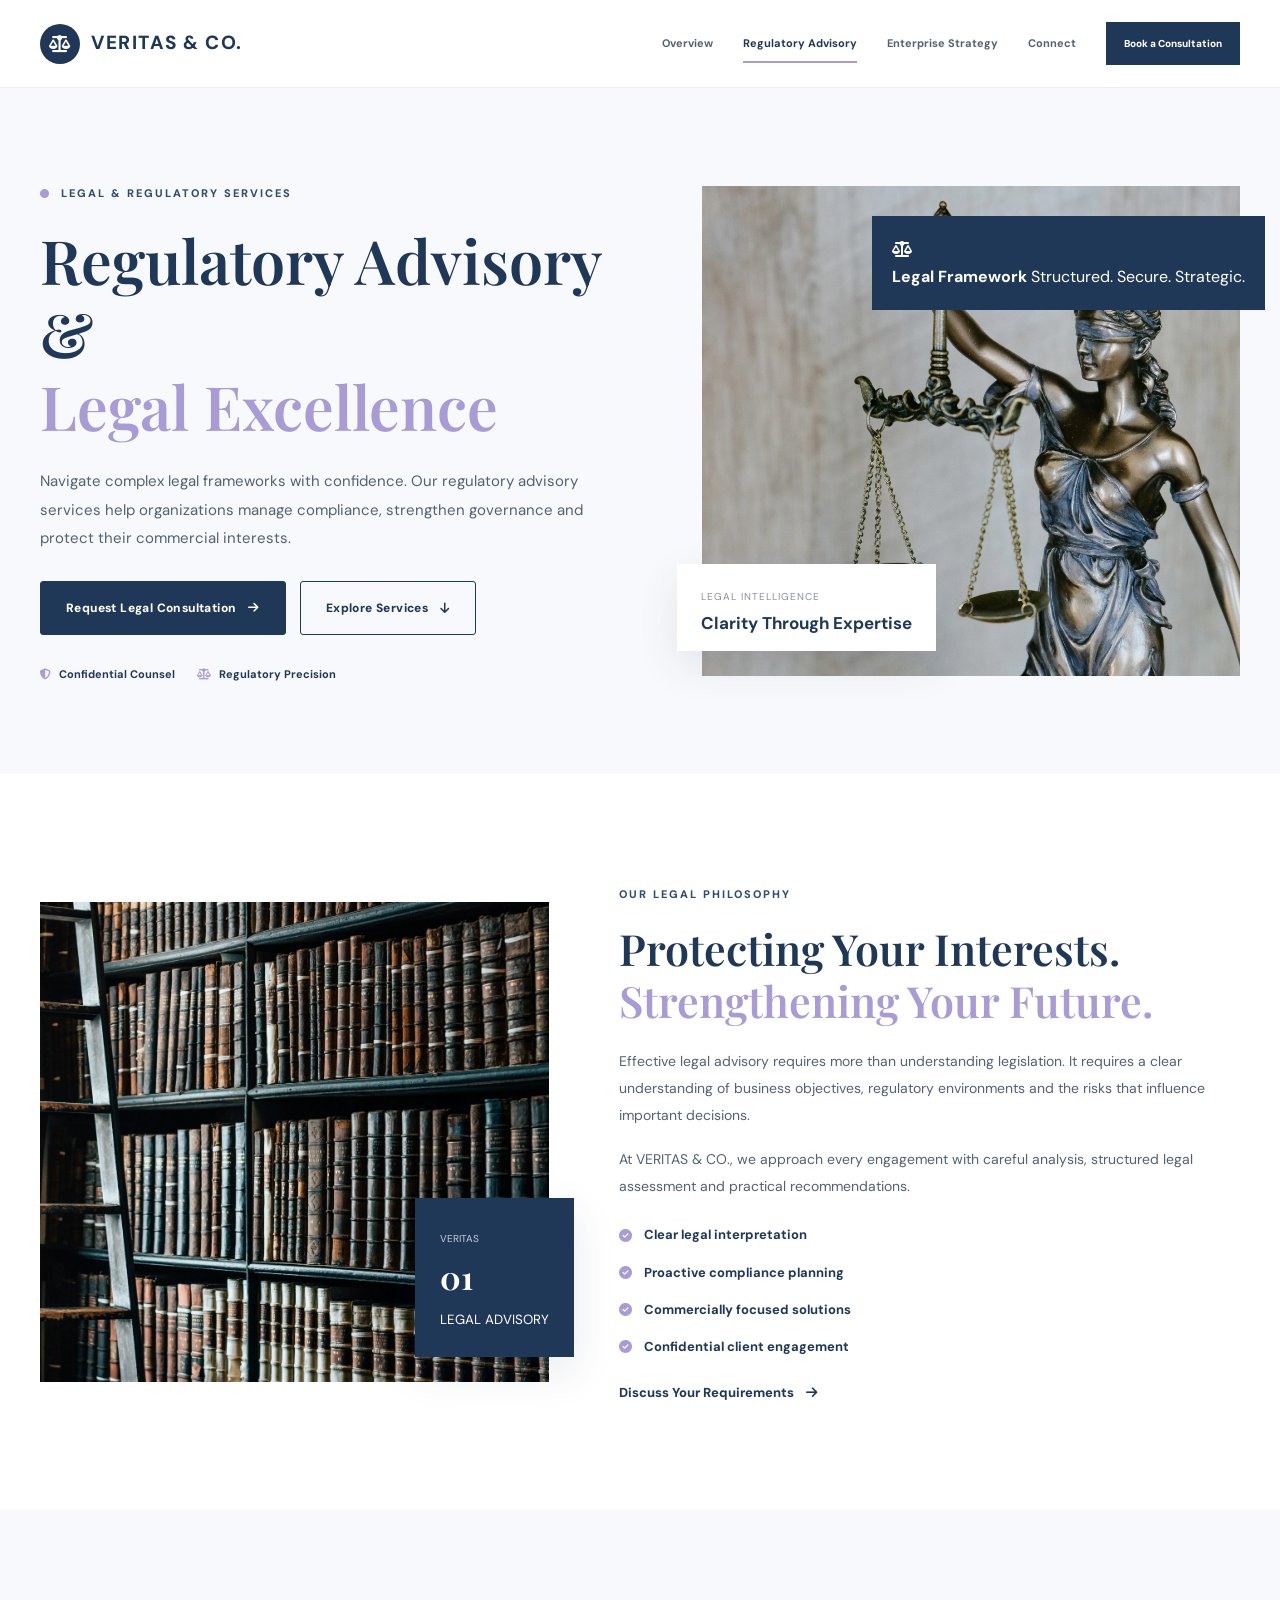
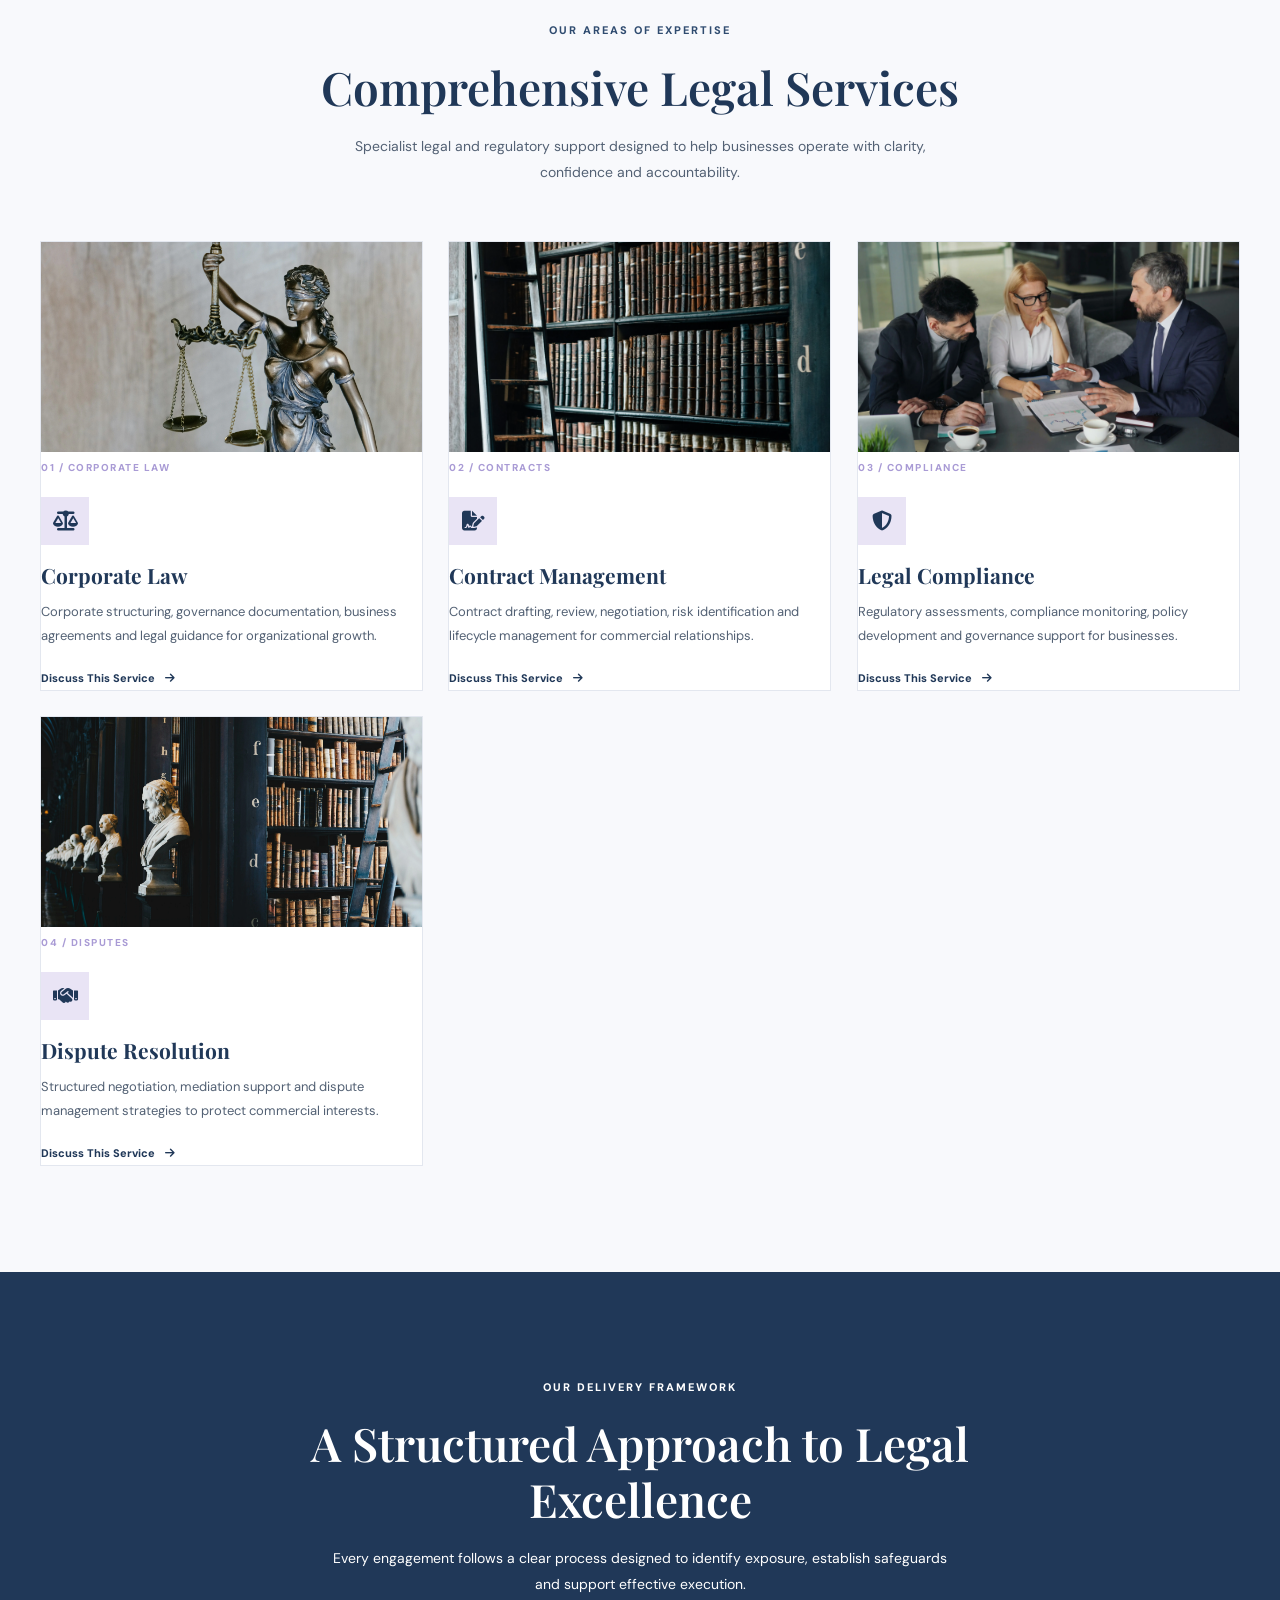
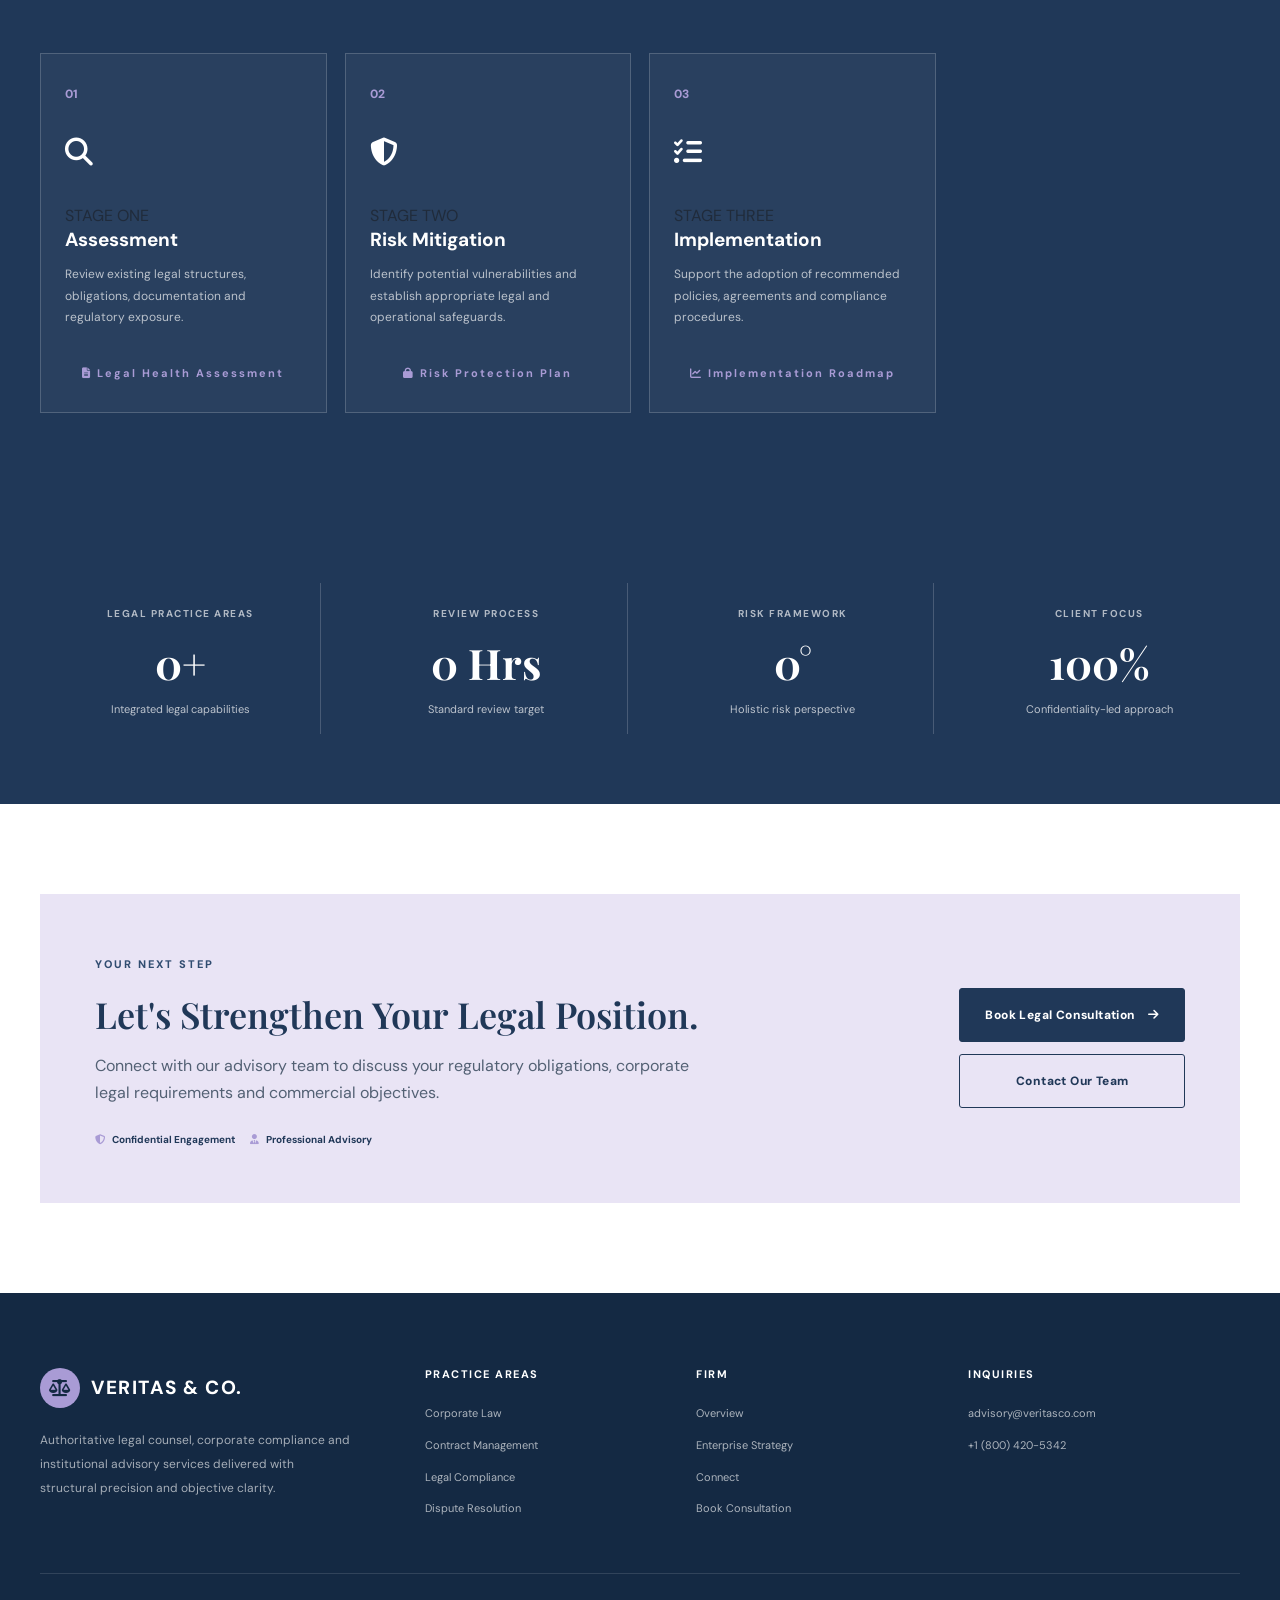
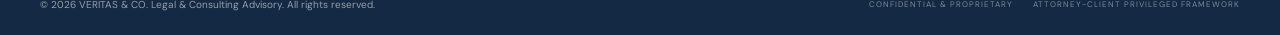
<file: regulatory.html>
<!DOCTYPE html>
<html lang="en">

<head>
    <meta charset="UTF-8">
    <meta name="viewport" content="width=device-width, initial-scale=1.0">

    <meta name="description" content="Explore VERITAS & CO. regulatory advisory, corporate law, contract management, compliance and dispute resolution services.">

    <meta name="theme-color" content="#203858">

    <title>Regulatory Advisory | VERITAS & CO.</title>

    <!-- Google Fonts -->
    <link rel="preconnect" href="https://fonts.googleapis.com">
    <link rel="preconnect" href="https://fonts.gstatic.com" crossorigin>

    <link href="https://fonts.googleapis.com/css2?family=DM+Sans:wght@400;500;600;700;800&family=Playfair+Display:wght@500;600;700&display=swap" rel="stylesheet">

    <!-- Font Awesome -->
    <link rel="stylesheet" href="https://cdnjs.cloudflare.com/ajax/libs/font-awesome/6.5.2/css/all.min.css">

    <!-- Common CSS -->
    <link rel="stylesheet" href="css/style.css">

</head>

<body data-page="regulatory">

    <!-- =====================================
         PRELOADER
    ====================================== -->

    <div id="preloader">

        <div class="loader-content">

            <div class="loader-logo">
                <i class="fa-solid fa-scale-balanced"></i>
            </div>

            <h2>VERITAS & CO.</h2>

            <p>Legal & Consulting Advisory</p>

            <div class="loader-track">
                <div id="loader-progress"></div>
            </div>

            <span id="loader-text">0%</span>

        </div>

    </div>


    <!-- =====================================
         HEADER
    ====================================== -->

    <header class="site-header" id="header">

        <div class="container navbar">

            <a href="index.html" class="brand">

                <span class="brand-icon">
                    <i class="fa-solid fa-scale-balanced"></i>
                </span>

                <span>VERITAS & CO.</span>

            </a>


            <button class="menu-toggle"
                id="menu-toggle"
                aria-label="Toggle navigation"
                aria-expanded="false">

                <i class="fa-solid fa-bars"></i>

            </button>


            <nav class="nav-menu" id="nav-menu">

                <a href="index.html" class="nav-link">
                    Overview
                </a>

                <a href="regulatory.html" class="nav-link active">
                    Regulatory Advisory
                </a>

                <a href="enterprise.html" class="nav-link">
                    Enterprise Strategy
                </a>

                <a href="contact.html" class="nav-link">
                    Connect
                </a>

                <a href="booking.html" class="nav-booking">
                    Book a Consultation
                </a>

            </nav>

        </div>

    </header>


    <main>

        <!-- =====================================
             REGULATORY HERO
        ====================================== -->

        <section class="regulatory-hero">

            <div class="container regulatory-hero-grid">

                <div class="regulatory-hero-content reveal">

                    <span class="eyebrow">
                        <i class="fa-solid fa-circle"></i>
                        LEGAL & REGULATORY SERVICES
                    </span>

                    <h1>
                        Regulatory Advisory &
                        <span>Legal Excellence</span>
                    </h1>

                    <p>
                        Navigate complex legal frameworks with
                        confidence. Our regulatory advisory services
                        help organizations manage compliance,
                        strengthen governance and protect their
                        commercial interests.
                    </p>

                    <div class="hero-buttons">

                        <a href="booking.html?service=Regulatory%20Compliance"
                            class="btn btn-primary">

                            Request Legal Consultation

                            <i class="fa-solid fa-arrow-right"></i>

                        </a>

                        <a href="#legal-services" class="btn btn-outline">

                            Explore Services

                            <i class="fa-solid fa-arrow-down"></i>

                        </a>

                    </div>

                    <div class="hero-trust">

                        <span>
                            <i class="fa-solid fa-shield-halved"></i>
                            Confidential Counsel
                        </span>

                        <span>
                            <i class="fa-solid fa-scale-balanced"></i>
                            Regulatory Precision
                        </span>

                    </div>

                </div>


                <div class="regulatory-hero-visual reveal">

                    <div class="regulatory-main-image">

                        <img
                            src="img/tingey-injury-law-firm-DZpc4UY8ZtY-unsplash.webp"
                            alt="Legal books and professional legal advisory workspace">

                        <div class="image-caption">

                            <span>LEGAL INTELLIGENCE</span>

                            <h3>Clarity Through Expertise</h3>

                        </div>

                    </div>


                    <div class="image-floating-card">

                        <i class="fa-solid fa-scale-balanced"></i>

                        <div>
                            <strong>Legal Framework</strong>
                            <span>Structured. Secure. Strategic.</span>
                        </div>

                    </div>

                </div>

            </div>

        </section>


        <!-- =====================================
             LEGAL INTRODUCTION
        ====================================== -->

        <section class="legal-intro-section section-padding">

            <div class="container legal-intro-grid">

                <div class="legal-intro-image reveal">

                    <img
                        src="img/dmitrij-paskevic-YjVa-F9P9kk-unsplash.webp"
                        alt="Professional legal documentation and contract review">

                    <div class="image-number-card">
                        <span>VERITAS</span>
                        <strong>01</strong>
                        <small>LEGAL ADVISORY</small>
                    </div>

                </div>


                <div class="legal-intro-content reveal">

                    <span class="eyebrow">
                        OUR LEGAL PHILOSOPHY
                    </span>

                    <h2>
                        Protecting Your Interests.
                        <span>Strengthening Your Future.</span>
                    </h2>

                    <p>
                        Effective legal advisory requires more than
                        understanding legislation. It requires a
                        clear understanding of business objectives,
                        regulatory environments and the risks that
                        influence important decisions.
                    </p>

                    <p>
                        At VERITAS & CO., we approach every engagement
                        with careful analysis, structured legal
                        assessment and practical recommendations.
                    </p>


                    <div class="legal-intro-points">

                        <div>
                            <i class="fa-solid fa-circle-check"></i>
                            <span>Clear legal interpretation</span>
                        </div>

                        <div>
                            <i class="fa-solid fa-circle-check"></i>
                            <span>Proactive compliance planning</span>
                        </div>

                        <div>
                            <i class="fa-solid fa-circle-check"></i>
                            <span>Commercially focused solutions</span>
                        </div>

                        <div>
                            <i class="fa-solid fa-circle-check"></i>
                            <span>Confidential client engagement</span>
                        </div>

                    </div>


                    <a href="contact.html" class="text-link">

                        Discuss Your Requirements

                        <i class="fa-solid fa-arrow-right"></i>

                    </a>

                </div>

            </div>

        </section>


        <!-- =====================================
             LEGAL SERVICES
        ====================================== -->

        <section class="legal-services-section section-padding"
            id="legal-services">

            <div class="container">

                <div class="section-heading reveal">

                    <span class="eyebrow">
                        OUR AREAS OF EXPERTISE
                    </span>

                    <h2>Comprehensive Legal Services</h2>

                    <p>
                        Specialist legal and regulatory support
                        designed to help businesses operate with
                        clarity, confidence and accountability.
                    </p>

                </div>


                <div class="legal-service-grid">

                    <!-- SERVICE 01 -->

                    <article class="legal-service-card reveal">

                        <div class="legal-card-image">

                            <img
                                src="img/tingey-injury-law-firm-DZpc4UY8ZtY-unsplash.webp"
                                alt="Corporate law legal books">

                        </div>

                        <span class="card-label">01 / CORPORATE LAW</span>

                        <div class="service-icon">
                            <i class="fa-solid fa-scale-balanced"></i>
                        </div>

                        <h3>Corporate Law</h3>

                        <p>
                            Corporate structuring, governance
                            documentation, business agreements and
                            legal guidance for organizational growth.
                        </p>

                        <a href="booking.html?service=Corporate%20Law"
                            class="card-link">

                            Discuss This Service
                            <i class="fa-solid fa-arrow-right"></i>

                        </a>

                    </article>


                    <!-- SERVICE 02 -->

                    <article class="legal-service-card reveal">

                        <div class="legal-card-image">

                            <img
                                src="img/dmitrij-paskevic-YjVa-F9P9kk-unsplash.webp"
                                alt="Contract management documentation">

                        </div>

                        <span class="card-label">02 / CONTRACTS</span>

                        <div class="service-icon">
                            <i class="fa-solid fa-file-signature"></i>
                        </div>

                        <h3>Contract Management</h3>

                        <p>
                            Contract drafting, review, negotiation,
                            risk identification and lifecycle
                            management for commercial relationships.
                        </p>

                        <a href="booking.html?service=Contract%20Management"
                            class="card-link">

                            Discuss This Service
                            <i class="fa-solid fa-arrow-right"></i>

                        </a>

                    </article>


                    <!-- SERVICE 03 -->

                    <article class="legal-service-card reveal">

                        <div class="legal-card-image">

                            <img
                                src="img/vitaly-gariev-RbYg6fKSfcY-unsplash.webp"
                                alt="Corporate compliance office">

                        </div>

                        <span class="card-label">03 / COMPLIANCE</span>

                        <div class="service-icon">
                            <i class="fa-solid fa-shield-halved"></i>
                        </div>

                        <h3>Legal Compliance</h3>

                        <p>
                            Regulatory assessments, compliance
                            monitoring, policy development and
                            governance support for businesses.
                        </p>

                        <a href="booking.html?service=Regulatory%20Compliance"
                            class="card-link">

                            Discuss This Service
                            <i class="fa-solid fa-arrow-right"></i>

                        </a>

                    </article>


                    <!-- SERVICE 04 -->

                    <article class="legal-service-card reveal">

                        <div class="legal-card-image">

                            <img
                                src="img/giammarco-boscaro-zeH-ljawHtg-unsplash.webp"
                                alt="Business professionals discussing a legal matter">

                        </div>

                        <span class="card-label">04 / DISPUTES</span>

                        <div class="service-icon">
                            <i class="fa-solid fa-handshake"></i>
                        </div>

                        <h3>Dispute Resolution</h3>

                        <p>
                            Structured negotiation, mediation
                            support and dispute management
                            strategies to protect commercial interests.
                        </p>

                        <a href="booking.html?service=Dispute%20Resolution"
                            class="card-link">

                            Discuss This Service
                            <i class="fa-solid fa-arrow-right"></i>

                        </a>

                    </article>

                </div>

            </div>

        </section>


        <!-- =====================================
             REGULATORY FRAMEWORK
        ====================================== -->

        <section class="framework-section section-padding">

            <div class="container">

                <div class="section-heading reveal">

                    <span class="eyebrow">
                        OUR DELIVERY FRAMEWORK
                    </span>

                    <h2>A Structured Approach to Legal Excellence</h2>

                    <p>
                        Every engagement follows a clear process
                        designed to identify exposure, establish
                        safeguards and support effective execution.
                    </p>

                </div>


                <div class="framework-grid">

                    <article class="framework-card reveal">

                        <div class="framework-number">01</div>

                        <div class="framework-icon">
                            <i class="fa-solid fa-magnifying-glass"></i>
                        </div>

                        <span>STAGE ONE</span>

                        <h3>Assessment</h3>

                        <p>
                            Review existing legal structures,
                            obligations, documentation and
                            regulatory exposure.
                        </p>

                        <div class="framework-bottom">
                            <i class="fa-solid fa-file-lines"></i>
                            Legal Health Assessment
                        </div>

                    </article>


                    <article class="framework-card reveal">

                        <div class="framework-number">02</div>

                        <div class="framework-icon">
                            <i class="fa-solid fa-shield-halved"></i>
                        </div>

                        <span>STAGE TWO</span>

                        <h3>Risk Mitigation</h3>

                        <p>
                            Identify potential vulnerabilities
                            and establish appropriate legal and
                            operational safeguards.
                        </p>

                        <div class="framework-bottom">
                            <i class="fa-solid fa-lock"></i>
                            Risk Protection Plan
                        </div>

                    </article>


                    <article class="framework-card reveal">

                        <div class="framework-number">03</div>

                        <div class="framework-icon">
                            <i class="fa-solid fa-list-check"></i>
                        </div>

                        <span>STAGE THREE</span>

                        <h3>Implementation</h3>

                        <p>
                            Support the adoption of recommended
                            policies, agreements and compliance
                            procedures.
                        </p>

                        <div class="framework-bottom">
                            <i class="fa-solid fa-chart-line"></i>
                            Implementation Roadmap
                        </div>

                    </article>

                </div>

            </div>

        </section>


        <!-- =====================================
             STATISTICS
        ====================================== -->

        <section class="stats-section legal-stats">

            <div class="container stats-grid">

                <div class="stat-item reveal">

                    <span class="stat-label">
                        Legal Practice Areas
                    </span>

                    <h3>
                        <span data-count="12">0</span>+
                    </h3>

                    <p>Integrated legal capabilities</p>

                </div>


                <div class="stat-item reveal">

                    <span class="stat-label">
                        Review Process
                    </span>

                    <h3>
                        <span data-count="48">0</span> Hrs
                    </h3>

                    <p>Standard review target</p>

                </div>


                <div class="stat-item reveal">

                    <span class="stat-label">
                        Risk Framework
                    </span>

                    <h3>
                        <span data-count="360">0</span>°
                    </h3>

                    <p>Holistic risk perspective</p>

                </div>


                <div class="stat-item reveal">

                    <span class="stat-label">
                        Client Focus
                    </span>

                    <h3>100%</h3>

                    <p>Confidentiality-led approach</p>

                </div>

            </div>

        </section>


        <!-- =====================================
             CONSULTATION CTA
        ====================================== -->

        <section class="legal-cta-section section-padding">

            <div class="container">

                <div class="legal-cta-wrapper reveal">

                    <div class="legal-cta-content">

                        <span class="eyebrow">
                            YOUR NEXT STEP
                        </span>

                        <h2>
                            Let's Strengthen Your Legal Position.
                        </h2>

                        <p>
                            Connect with our advisory team to
                            discuss your regulatory obligations,
                            corporate legal requirements and
                            commercial objectives.
                        </p>

                        <div class="cta-features">

                            <span>
                                <i class="fa-solid fa-shield-halved"></i>
                                Confidential Engagement
                            </span>

                            <span>
                                <i class="fa-solid fa-user-tie"></i>
                                Professional Advisory
                            </span>

                        </div>

                    </div>


                    <div class="legal-cta-actions">

                        <a href="booking.html?service=Regulatory%20Compliance"
                            class="btn btn-primary">

                            Book Legal Consultation

                            <i class="fa-solid fa-arrow-right"></i>

                        </a>

                        <a href="contact.html" class="btn btn-outline">

                            Contact Our Team

                        </a>

                    </div>

                </div>

            </div>

        </section>

    </main>


    <!-- =====================================
         FOOTER
    ====================================== -->

    <footer class="site-footer">

        <div class="container">

            <div class="footer-grid">

                <div class="footer-brand">

                    <a href="index.html" class="brand">

                        <span class="brand-icon">
                            <i class="fa-solid fa-scale-balanced"></i>
                        </span>

                        <span>VERITAS & CO.</span>

                    </a>

                    <p>
                        Authoritative legal counsel, corporate
                        compliance and institutional advisory
                        services delivered with structural
                        precision and objective clarity.
                    </p>

                </div>


                <div class="footer-column">

                    <h4>PRACTICE AREAS</h4>

                    <a href="regulatory.html">Corporate Law</a>

                    <a href="regulatory.html">Contract Management</a>

                    <a href="regulatory.html">Legal Compliance</a>

                    <a href="regulatory.html">Dispute Resolution</a>

                </div>


                <div class="footer-column">

                    <h4>FIRM</h4>

                    <a href="index.html">Overview</a>

                    <a href="enterprise.html">Enterprise Strategy</a>

                    <a href="contact.html">Connect</a>

                    <a href="booking.html">Book Consultation</a>

                </div>


                <div class="footer-column">

                    <h4>INQUIRIES</h4>

                    <a href="mailto:advisory@veritasco.com">
                        advisory@veritasco.com
                    </a>

                    <a href="tel:+18004205342">
                        +1 (800) 420-5342
                    </a>

                </div>

            </div>


            <div class="footer-bottom">

                <p>
                    © 2026 VERITAS & CO. Legal & Consulting Advisory.
                    All rights reserved.
                </p>

                <div>

                    <span>CONFIDENTIAL & PROPRIETARY</span>

                    <span>ATTORNEY-CLIENT PRIVILEGED FRAMEWORK</span>

                </div>

            </div>

        </div>

    </footer>


    <!-- COMMON JAVASCRIPT -->
    <script src="js/script.js"></script>

</body>

</html>
</file>
<file: css/style.css>
/* =========================================================
   VERITAS & CO. - COMPLETE WEBSITE STYLESHEET
   Shared CSS for all five HTML pages
   ========================================================= */


/* =========================================================
   01. ROOT VARIABLES
   ========================================================= */

:root {
    --primary: #203858;
    --primary-dark: #142943;
    --primary-light: #304c70;

    --secondary: #a99bd5;
    --secondary-light: #e9e4f5;

    --white: #ffffff;
    --off-white: #f8f9fc;
    --light-bg: #f2f4f9;

    --text-dark: #202b3b;
    --text: #536174;
    --text-light: #8490a1;

    --border: #e3e7ef;

    --gold: #c5a66a;

    --success: #20865b;
    --danger: #c43d4d;

    --font-primary: 'DM Sans', sans-serif;
    --font-heading: 'Playfair Display', serif;

    --container: 1200px;

    --transition: all 0.35s ease;

    --shadow-sm: 0 5px 20px rgba(32, 56, 88, 0.06);
    --shadow-md: 0 15px 40px rgba(32, 56, 88, 0.10);
    --shadow-lg: 0 25px 65px rgba(32, 56, 88, 0.15);
}


/* =========================================================
   02. RESET & GLOBAL
   ========================================================= */

* {
    margin: 0;
    padding: 0;
    box-sizing: border-box;
}

html {
    scroll-behavior: smooth;
    scroll-padding-top: 100px;
}

body {
    font-family: var(--font-primary);
    background: var(--white);
    color: var(--text-dark);
    line-height: 1.7;
    overflow-x: hidden;
    -webkit-font-smoothing: antialiased;
}

body.menu-open {
    overflow: hidden;
}

img {
    display: block;
    width: 100%;
    max-width: 100%;
    object-fit: cover;
}

a {
    text-decoration: none;
    color: inherit;
}

button,
input,
select,
textarea {
    font: inherit;
}

button {
    cursor: pointer;
}

ul {
    list-style: none;
}

::selection {
    background: var(--secondary);
    color: var(--white);
}

.container {
    width: min(var(--container), calc(100% - 48px));
    margin: 0 auto;
}

.section-padding {
    padding: 105px 0;
}

section {
    position: relative;
}

h1,
h2,
h3,
h4,
h5 {
    color: var(--primary);
    line-height: 1.2;
}

h1,
h2 {
    font-family: var(--font-heading);
    font-weight: 600;
}

p {
    color: var(--text);
}

.eyebrow {
    display: inline-flex;
    align-items: center;
    gap: 10px;
    color: var(--primary-light);
    font-size: 11px;
    font-weight: 800;
    letter-spacing: 2px;
    text-transform: uppercase;
    margin-bottom: 20px;
}

.eyebrow i {
    color: var(--secondary);
    font-size: 9px;
}

.text-link {
    display: inline-flex;
    align-items: center;
    gap: 12px;
    color: var(--primary);
    font-size: 13px;
    font-weight: 800;
    margin-top: 24px;
    transition: var(--transition);
}

.text-link:hover {
    color: var(--secondary);
    gap: 18px;
}


/* =========================================================
   03. BUTTONS
   ========================================================= */

.btn {
    display: inline-flex;
    justify-content: center;
    align-items: center;
    gap: 12px;
    min-height: 54px;
    padding: 14px 25px;
    border: 1px solid transparent;
    border-radius: 3px;
    font-size: 12px;
    font-weight: 800;
    letter-spacing: 0.4px;
    transition: var(--transition);
    position: relative;
    overflow: hidden;
}

.btn i {
    transition: transform 0.3s ease;
}

.btn:hover i {
    transform: translateX(5px);
}

.btn-primary {
    background: var(--primary);
    color: var(--white);
    border-color: var(--primary);
}

.btn-primary:hover {
    background: var(--primary-light);
    border-color: var(--primary-light);
    transform: translateY(-4px);
    box-shadow: 0 12px 25px rgba(32, 56, 88, 0.2);
}

.btn-outline {
    color: var(--primary);
    border-color: var(--primary);
    background: transparent;
}

.btn-outline:hover {
    background: var(--primary);
    color: var(--white);
    transform: translateY(-4px);
}

.btn-light {
    color: var(--primary);
    background: var(--white);
    border-color: var(--white);
}

.btn-light:hover {
    background: var(--secondary-light);
    transform: translateY(-4px);
}


/* =========================================================
   04. PRELOADER
   ========================================================= */

#preloader {
    position: fixed;
    inset: 0;
    z-index: 99999;
    background: var(--primary-dark);
    display: flex;
    justify-content: center;
    align-items: center;
    transition: opacity 0.8s ease, visibility 0.8s ease;
}

#preloader.hide {
    opacity: 0;
    visibility: hidden;
    pointer-events: none;
}

.loader-content {
    width: min(330px, calc(100% - 50px));
    text-align: center;
    animation: loaderAppear 0.8s ease both;
}

.loader-logo {
    width: 75px;
    height: 75px;
    margin: 0 auto 20px;
    display: grid;
    place-items: center;
    border: 1px solid rgba(255,255,255,0.3);
    border-radius: 50%;
    color: var(--secondary);
    font-size: 30px;
    animation: loaderRotate 5s linear infinite;
}

.loader-content h2 {
    color: var(--white);
    font-family: var(--font-primary);
    font-size: 22px;
    letter-spacing: 4px;
    margin-bottom: 5px;
}

.loader-content p {
    color: rgba(255,255,255,0.65);
    font-size: 10px;
    letter-spacing: 2px;
    text-transform: uppercase;
    margin-bottom: 25px;
}

.loader-track {
    width: 100%;
    height: 3px;
    background: rgba(255,255,255,0.15);
    overflow: hidden;
    margin-bottom: 12px;
}

#loader-progress {
    width: 0%;
    height: 100%;
    background: var(--secondary);
    transition: width 0.15s linear;
}

#loader-text {
    color: var(--white);
    font-size: 12px;
    letter-spacing: 2px;
}


/* =========================================================
   05. HEADER & NAVIGATION
   ========================================================= */

.site-header {
    position: sticky;
    top: 0;
    left: 0;
    width: 100%;
    height: 88px;
    z-index: 1000;
    background: rgba(255,255,255,0.97);
    border-bottom: 1px solid rgba(32,56,88,0.08);
    transition: var(--transition);
}

.site-header.scrolled {
    height: 72px;
    box-shadow: 0 8px 30px rgba(32,56,88,0.08);
    backdrop-filter: blur(15px);
}

.navbar {
    height: 100%;
    display: flex;
    align-items: center;
    justify-content: space-between;
}

.brand {
    display: inline-flex;
    align-items: center;
    gap: 11px;
    color: var(--primary);
    font-size: 19px;
    font-weight: 800;
    letter-spacing: 1.5px;
    white-space: nowrap;
}

.brand-icon {
    width: 40px;
    height: 40px;
    display: grid;
    place-items: center;
    background: var(--primary);
    color: var(--white);
    border-radius: 50%;
    font-size: 17px;
    transition: var(--transition);
}

.brand:hover .brand-icon {
    transform: rotate(15deg);
    background: var(--secondary);
}

.nav-menu {
    display: flex;
    align-items: center;
    gap: 30px;
}

.nav-link {
    position: relative;
    color: var(--text);
    font-size: 11px;
    font-weight: 700;
    transition: var(--transition);
    padding: 10px 0;
}

.nav-link::after {
    content: "";
    position: absolute;
    bottom: 0;
    left: 0;
    width: 0;
    height: 2px;
    background: var(--secondary);
    transition: width 0.3s ease;
}

.nav-link:hover,
.nav-link.active {
    color: var(--primary);
}

.nav-link:hover::after,
.nav-link.active::after {
    width: 100%;
}

.nav-booking {
    display: inline-flex;
    align-items: center;
    justify-content: center;
    background: var(--primary);
    color: var(--white);
    padding: 13px 18px;
    font-size: 10px;
    font-weight: 800;
    transition: var(--transition);
}

.nav-booking:hover,
.nav-booking.active {
    background: var(--secondary);
    color: var(--primary-dark);
}

.menu-toggle {
    display: none;
    width: 42px;
    height: 42px;
    border: 1px solid var(--border);
    background: var(--white);
    color: var(--primary);
    font-size: 18px;
}


/* =========================================================
   06. SECTION HEADINGS
   ========================================================= */

.section-heading {
    max-width: 720px;
    margin: 0 auto 55px;
    text-align: center;
}

.section-heading .eyebrow {
    justify-content: center;
}

.section-heading h2 {
    font-size: clamp(32px, 4vw, 46px);
    margin-bottom: 18px;
}

.section-heading p {
    max-width: 620px;
    margin: 0 auto;
    font-size: 14px;
    line-height: 1.9;
}


/* =========================================================
   07. OVERVIEW PAGE - HERO
   ========================================================= */

.hero-section {
    padding: 90px 0 105px;
    background: var(--off-white);
    overflow: hidden;
}

.hero-grid {
    display: grid;
    grid-template-columns: 1fr 0.95fr;
    align-items: center;
    gap: 65px;
}

.hero-content h1 {
    font-size: clamp(42px, 5.5vw, 68px);
    line-height: 1.12;
    margin-bottom: 24px;
}

.hero-content h1 span,
.enterprise-hero-content h1 span,
.contact-hero-content h1 span,
.booking-hero-content h1 span {
    display: block;
    color: var(--secondary);
}

.hero-content > p,
.enterprise-hero-content > p,
.contact-hero-content > p,
.booking-hero-content > p {
    max-width: 540px;
    font-size: 15px;
    line-height: 1.9;
    margin-bottom: 30px;
}

.hero-buttons {
    display: flex;
    flex-wrap: wrap;
    gap: 14px;
}

.hero-visual {
    position: relative;
    min-width: 0;
}

.hero-visual img {
    height: 500px;
    border-radius: 4px;
    object-fit: cover;
    box-shadow: var(--shadow-lg);
}

.hero-visual::before {
    content: "";
    position: absolute;
    top: -20px;
    right: -20px;
    width: 140px;
    height: 140px;
    border: 2px solid var(--secondary);
    z-index: 0;
}

.hero-visual img {
    position: relative;
    z-index: 1;
}

.hero-floating-card {
    position: absolute;
    z-index: 2;
    left: -35px;
    bottom: 35px;
    background: var(--white);
    padding: 20px 24px;
    box-shadow: var(--shadow-md);
    animation: floatY 4s ease-in-out infinite;
}

.hero-floating-card strong {
    display: block;
    color: var(--primary);
    font-size: 14px;
}

.hero-floating-card span {
    color: var(--text-light);
    font-size: 11px;
}


/* =========================================================
   08. OVERVIEW PAGE - PRACTICE CARDS
   ========================================================= */

.practice-section {
    padding: 105px 0;
}

.practice-grid {
    display: grid;
    grid-template-columns: repeat(3, 1fr);
    gap: 25px;
}

.practice-card {
    background: var(--white);
    border: 1px solid var(--border);
    overflow: hidden;
    transition: var(--transition);
}

.practice-card:hover {
    transform: translateY(-10px);
    box-shadow: var(--shadow-md);
}

.card-image {
    height: 220px;
    overflow: hidden;
}

.card-image img {
    height: 100%;
    transition: transform 0.8s ease;
}

.practice-card:hover .card-image img {
    transform: scale(1.08);
}

.practice-card > div:last-child {
    padding: 25px;
}

.practice-card h3 {
    font-family: var(--font-heading);
    font-size: 22px;
    margin: 15px 0 12px;
}

.practice-card p {
    font-size: 13px;
    line-height: 1.8;
}


/* =========================================================
   09. OVERVIEW PAGE - APPROACH
   ========================================================= */

.approach-section {
    background: var(--off-white);
    padding: 105px 0;
}

.approach-grid {
    display: grid;
    grid-template-columns: repeat(3, 1fr);
    gap: 25px;
}

.approach-card {
    padding: 35px;
    background: var(--white);
    border: 1px solid var(--border);
    transition: var(--transition);
}

.approach-card:hover {
    border-color: var(--secondary);
    transform: translateY(-7px);
    box-shadow: var(--shadow-sm);
}

.approach-card i {
    font-size: 27px;
    color: var(--secondary);
    margin-bottom: 25px;
}

.approach-card h3 {
    font-size: 21px;
    margin-bottom: 13px;
}

.approach-card p {
    font-size: 13px;
    line-height: 1.9;
}


/* =========================================================
   10. STATISTICS
   ========================================================= */

.stats-section {
    padding: 70px 0;
    background: var(--primary);
}

.stats-grid {
    display: grid;
    grid-template-columns: repeat(4, 1fr);
    gap: 25px;
}

.stat-item {
    text-align: center;
    padding: 15px;
    border-right: 1px solid rgba(255,255,255,0.18);
}

.stat-item:last-child {
    border-right: none;
}

.stat-label {
    color: rgba(255,255,255,0.65);
    font-size: 10px;
    font-weight: 700;
    letter-spacing: 1.5px;
    text-transform: uppercase;
}

.stat-item h3 {
    color: var(--white);
    font-family: var(--font-heading);
    font-size: 42px;
    margin: 12px 0;
}

.stat-item p {
    color: rgba(255,255,255,0.7);
    font-size: 11px;
}

.legal-stats,
.enterprise-stats {
    background: var(--primary);
}


/* =========================================================
   11. OVERVIEW CTA
   ========================================================= */

.cta-section {
    padding: 90px 0;
}

.cta-wrapper {
    background: var(--secondary-light);
    padding: 60px;
    display: flex;
    align-items: center;
    justify-content: space-between;
    gap: 30px;
}

.cta-wrapper h2 {
    font-size: 38px;
    margin-bottom: 15px;
}

.cta-wrapper p {
    max-width: 600px;
}


/* =========================================================
   12. REGULATORY PAGE - HERO
   ========================================================= */

.regulatory-hero {
    padding: 90px 0;
    background: var(--off-white);
    overflow: hidden;
}

.regulatory-hero-grid {
    display: grid;
    grid-template-columns: 1fr 0.9fr;
    align-items: center;
    gap: 65px;
}

.regulatory-hero-content h1 {
    font-family: var(--font-heading);
    font-size: clamp(40px, 5vw, 61px);
    margin-bottom: 25px;
}

.regulatory-hero-content h1 span {
    display: block;
    color: var(--secondary);
}

.regulatory-hero-content p {
    font-size: 15px;
    line-height: 1.9;
    margin-bottom: 28px;
}

.regulatory-hero-visual {
    position: relative;
}

.regulatory-main-image {
    height: 490px;
    overflow: hidden;
}

.regulatory-main-image img {
    height: 100%;
    transition: transform 1s ease;
}

.regulatory-hero-visual:hover .regulatory-main-image img {
    transform: scale(1.06);
}

.image-caption {
    position: absolute;
    bottom: 25px;
    left: -25px;
    background: var(--white);
    padding: 17px 24px;
    box-shadow: var(--shadow-md);
}

.image-caption span {
    color: var(--text-light);
    font-size: 10px;
    letter-spacing: 1px;
}

.image-caption h3 {
    font-size: 17px;
    margin-top: 5px;
}

.image-floating-card {
    position: absolute;
    top: 30px;
    right: -25px;
    background: var(--primary);
    color: var(--white);
    padding: 20px;
}


/* =========================================================
   13. REGULATORY PAGE - INTRO
   ========================================================= */

.legal-intro-grid {
    display: grid;
    grid-template-columns: 0.9fr 1.1fr;
    align-items: center;
    gap: 70px;
}

.legal-intro-image {
    position: relative;
    height: 480px;
}

.legal-intro-image img {
    height: 100%;
}

.image-number-card {
    position: absolute;
    right: -25px;
    bottom: 25px;
    padding: 25px;
    background: var(--primary);
    color: var(--white);
    box-shadow: var(--shadow-md);
}

.image-number-card strong {
    display: block;
    font-family: var(--font-heading);
    font-size: 32px;
    color: var(--white);
}

.image-number-card span {
    color: rgba(255,255,255,0.75);
    font-size: 10px;
}

.legal-intro-content h2 {
    font-size: 43px;
    margin-bottom: 22px;
}

.legal-intro-content h2 span {
    display: block;
    color: var(--secondary);
}

.legal-intro-content > p {
    margin-bottom: 18px;
    font-size: 14px;
    line-height: 1.9;
}

.legal-intro-points {
    display: grid;
    gap: 15px;
    margin-top: 25px;
}

.legal-intro-points > div {
    display: flex;
    align-items: center;
    gap: 12px;
    font-size: 13px;
    font-weight: 700;
    color: var(--primary);
}

.legal-intro-points i {
    color: var(--secondary);
}


/* =========================================================
   14. REGULATORY PAGE - SERVICES
   ========================================================= */

.legal-services-section {
    background: var(--off-white);
}

.legal-service-grid {
    display: grid;
    grid-template-columns: repeat(3, 1fr);
    gap: 25px;
}

.legal-service-card {
    background: var(--white);
    border: 1px solid var(--border);
    overflow: hidden;
    transition: var(--transition);
}

.legal-service-card:hover {
    transform: translateY(-9px);
    box-shadow: var(--shadow-md);
}

.legal-card-image {
    height: 210px;
    overflow: hidden;
}

.legal-card-image img {
    height: 100%;
    transition: transform 0.7s ease;
}

.legal-service-card:hover .legal-card-image img {
    transform: scale(1.08);
}

.legal-service-card > div:last-child {
    padding: 25px;
}

.card-label {
    color: var(--secondary);
    font-size: 10px;
    font-weight: 800;
    letter-spacing: 1.5px;
}

.service-icon {
    width: 48px;
    height: 48px;
    display: grid;
    place-items: center;
    background: var(--secondary-light);
    color: var(--primary);
    font-size: 20px;
    margin: 18px 0;
    transition: var(--transition);
}

.legal-service-card:hover .service-icon,
.practice-card:hover .service-icon,
.enterprise-service-card:hover .service-icon {
    background: var(--primary);
    color: var(--white);
    transform: rotateY(180deg);
}

.legal-service-card h3 {
    font-family: var(--font-heading);
    font-size: 21px;
    margin-bottom: 12px;
}

.legal-service-card p {
    font-size: 13px;
    line-height: 1.8;
}

.card-link {
    display: inline-flex;
    align-items: center;
    gap: 10px;
    margin-top: 22px;
    color: var(--primary);
    font-size: 11px;
    font-weight: 800;
    transition: var(--transition);
}

.card-link:hover {
    color: var(--secondary);
    gap: 16px;
}


/* =========================================================
   15. REGULATORY PAGE - FRAMEWORK
   ========================================================= */

.framework-section {
    background: var(--primary);
    padding: 100px 0;
}

.framework-section .section-heading h2,
.framework-section .section-heading p,
.framework-section .section-heading .eyebrow {
    color: var(--white);
}

.framework-grid {
    display: grid;
    grid-template-columns: repeat(4, 1fr);
    gap: 18px;
}

.framework-card {
    position: relative;
    padding: 30px 24px;
    border: 1px solid rgba(255,255,255,0.18);
    background: rgba(255,255,255,0.04);
    transition: var(--transition);
}

.framework-card:hover {
    background: rgba(255,255,255,0.1);
    transform: translateY(-8px);
}

.framework-number {
    color: var(--secondary);
    font-size: 12px;
    font-weight: 800;
}

.framework-icon {
    font-size: 28px;
    color: var(--white);
    margin: 25px 0;
}

.framework-card h3 {
    color: var(--white);
    font-size: 19px;
    margin-bottom: 12px;
}

.framework-card p {
    color: rgba(255,255,255,0.68);
    font-size: 12px;
    line-height: 1.8;
}

.framework-bottom {
    margin-top: 35px;
    text-align: center;
    color: var(--secondary);
    font-size: 11px;
    font-weight: 700;
    letter-spacing: 2px;
}


/* =========================================================
   16. REGULATORY CTA
   ========================================================= */

.legal-cta-section {
    padding: 90px 0;
}

.legal-cta-wrapper {
    padding: 55px;
    background: var(--secondary-light);
    display: flex;
    justify-content: space-between;
    align-items: center;
    gap: 30px;
}

.legal-cta-content h2 {
    font-size: 36px;
    margin-bottom: 15px;
}

.legal-cta-content p {
    max-width: 600px;
}

.legal-cta-actions {
    display: flex;
    flex-direction: column;
    gap: 12px;
}


/* =========================================================
   17. ENTERPRISE PAGE - HERO
   ========================================================= */

.enterprise-hero {
    padding: 95px 0 105px;
    background: var(--off-white);
    overflow: hidden;
}

.enterprise-hero-grid {
    display: grid;
    grid-template-columns: 1fr 0.95fr;
    align-items: center;
    gap: 65px;
}

.enterprise-hero-content h1 {
    font-size: clamp(42px, 5vw, 63px);
    margin-bottom: 25px;
}

.enterprise-hero-content h1 span {
    color: var(--secondary);
}

.enterprise-hero-visual {
    position: relative;
}

.enterprise-image-main {
    position: relative;
    height: 480px;
    overflow: hidden;
}

.enterprise-image-main img {
    height: 100%;
    transition: transform 0.8s ease;
}

.enterprise-hero-visual:hover .enterprise-image-main img {
    transform: scale(1.07);
}

.enterprise-image-overlay {
    position: absolute;
    inset: auto 0 0;
    padding: 35px;
    background: linear-gradient(transparent, rgba(15,30,50,0.85));
}

.enterprise-image-overlay span {
    color: var(--secondary-light);
    font-size: 10px;
    letter-spacing: 2px;
    font-weight: 800;
}

.enterprise-image-overlay h3 {
    color: var(--white);
    font-family: var(--font-heading);
    font-size: 28px;
    margin-top: 10px;
}

.enterprise-floating-card {
    position: absolute;
    bottom: 30px;
    left: -35px;
    display: flex;
    align-items: center;
    gap: 15px;
    padding: 20px 24px;
    background: var(--white);
    box-shadow: var(--shadow-md);
    animation: floatY 4s ease-in-out infinite;
}

.enterprise-floating-icon {
    width: 45px;
    height: 45px;
    display: grid;
    place-items: center;
    background: var(--secondary-light);
    color: var(--primary);
    font-size: 20px;
}

.enterprise-floating-card strong,
.enterprise-floating-card span {
    display: block;
}

.enterprise-floating-card strong {
    color: var(--primary);
    font-size: 13px;
}

.enterprise-floating-card span {
    color: var(--text-light);
    font-size: 10px;
}

.hero-trust {
    display: flex;
    flex-wrap: wrap;
    gap: 22px;
    margin-top: 30px;
}

.hero-trust span {
    display: inline-flex;
    align-items: center;
    gap: 8px;
    color: var(--primary);
    font-size: 11px;
    font-weight: 700;
}

.hero-trust i {
    color: var(--secondary);
}


/* =========================================================
   18. ENTERPRISE PAGE - INTRO
   ========================================================= */

.enterprise-intro-grid {
    display: grid;
    grid-template-columns: 1fr 0.9fr;
    align-items: center;
    gap: 75px;
}

.enterprise-intro-content h2 {
    font-size: 43px;
    margin-bottom: 23px;
}

.enterprise-intro-content h2 span {
    display: block;
    color: var(--secondary);
}

.enterprise-intro-content > p {
    font-size: 14px;
    line-height: 1.9;
    margin-bottom: 15px;
}

.enterprise-benefits {
    display: grid;
    gap: 22px;
    margin-top: 30px;
}

.enterprise-benefits > div {
    display: flex;
    gap: 17px;
    align-items: flex-start;
}

.benefit-icon {
    width: 44px;
    height: 44px;
    flex-shrink: 0;
    display: grid;
    place-items: center;
    background: var(--secondary-light);
    color: var(--primary);
}

.enterprise-benefits h4 {
    font-size: 14px;
    margin-bottom: 5px;
}

.enterprise-benefits p {
    font-size: 12px;
    line-height: 1.7;
}

.enterprise-intro-visual {
    position: relative;
    padding: 0 0 35px 35px;
}

.enterprise-intro-image {
    height: 500px;
    overflow: hidden;
}

.enterprise-intro-image img {
    height: 100%;
    transition: transform 0.8s ease;
}

.enterprise-intro-visual:hover img {
    transform: scale(1.05);
}

.enterprise-experience-card {
    position: absolute;
    left: 0;
    bottom: 0;
    background: var(--primary);
    color: var(--white);
    padding: 25px;
    width: 230px;
    box-shadow: var(--shadow-md);
}

.enterprise-experience-card i {
    color: var(--secondary);
    font-size: 24px;
    display: block;
    margin-bottom: 12px;
}

.enterprise-experience-card strong,
.enterprise-experience-card span {
    display: block;
}

.enterprise-experience-card strong {
    color: var(--white);
    font-size: 14px;
}

.enterprise-experience-card span {
    color: rgba(255,255,255,0.7);
    font-size: 10px;
    margin-top: 5px;
}


/* =========================================================
   19. ENTERPRISE PAGE - SERVICES
   ========================================================= */

.enterprise-services-section {
    background: var(--off-white);
}

.enterprise-service-grid {
    display: grid;
    grid-template-columns: repeat(3, 1fr);
    gap: 25px;
}

.enterprise-service-card {
    background: var(--white);
    border: 1px solid var(--border);
    overflow: hidden;
    transition: var(--transition);
}

.enterprise-service-card:hover {
    transform: translateY(-9px);
    box-shadow: var(--shadow-md);
}

.enterprise-service-image {
    height: 210px;
    overflow: hidden;
}

.enterprise-service-image img {
    height: 100%;
    transition: transform 0.8s ease;
}

.enterprise-service-card:hover .enterprise-service-image img {
    transform: scale(1.08);
}

.enterprise-service-body {
    padding: 25px;
}

.enterprise-service-body h3 {
    font-family: var(--font-heading);
    font-size: 21px;
    margin-bottom: 12px;
}

.enterprise-service-body p {
    font-size: 13px;
    line-height: 1.8;
}


/* =========================================================
   20. ENTERPRISE PAGE - TRANSFORMATION
   ========================================================= */

.transformation-section {
    background: var(--white);
}

.transformation-grid {
    display: grid;
    grid-template-columns: repeat(3, 1fr);
    gap: 24px;
}

.transformation-card {
    position: relative;
    padding: 30px;
    border: 1px solid var(--border);
    background: var(--white);
    transition: var(--transition);
}

.transformation-card:hover {
    border-color: var(--secondary);
    transform: translateY(-8px);
    box-shadow: var(--shadow-md);
}

.transformation-top {
    display: flex;
    align-items: center;
    justify-content: space-between;
}

.transformation-top > span {
    font-size: 11px;
    color: var(--secondary);
    font-weight: 800;
    letter-spacing: 1px;
}

.transformation-icon {
    width: 48px;
    height: 48px;
    display: grid;
    place-items: center;
    background: var(--secondary-light);
    color: var(--primary);
    font-size: 21px;
}

.transformation-card h3 {
    font-family: var(--font-heading);
    font-size: 26px;
    margin: 25px 0 12px;
}

.transformation-card > p {
    font-size: 13px;
    line-height: 1.8;
    margin-bottom: 20px;
}

.transformation-card ul {
    display: grid;
    gap: 10px;
    margin-bottom: 25px;
}

.transformation-card li {
    color: var(--text);
    font-size: 12px;
}

.transformation-card li::before {
    content: "✓";
    color: var(--secondary);
    font-weight: 900;
    margin-right: 10px;
}

.transformation-result {
    padding-top: 17px;
    border-top: 1px solid var(--border);
    color: var(--primary);
    font-size: 10px;
    font-weight: 800;
    letter-spacing: 1px;
}


/* =========================================================
   21. ENTERPRISE BANNER
   ========================================================= */

.enterprise-banner-section {
    overflow: hidden;
}

.enterprise-banner-image {
    position: relative;
    min-height: 490px;
    display: flex;
    align-items: center;
}

.enterprise-banner-image > img {
    position: absolute;
    inset: 0;
    height: 100%;
}

.enterprise-banner-overlay {
    position: absolute;
    inset: 0;
    background: linear-gradient(90deg, rgba(18,38,62,0.95), rgba(18,38,62,0.45));
}

.enterprise-banner-content {
    position: relative;
    z-index: 2;
    padding-top: 90px;
    padding-bottom: 90px;
}

.enterprise-banner-content .eyebrow {
    color: var(--secondary-light);
}

.enterprise-banner-content h2 {
    max-width: 650px;
    color: var(--white);
    font-size: clamp(38px, 5vw, 55px);
    margin-bottom: 20px;
}

.enterprise-banner-content h2 span {
    display: block;
    color: var(--secondary);
}

.enterprise-banner-content p {
    max-width: 550px;
    color: rgba(255,255,255,0.8);
    margin-bottom: 28px;
    font-size: 14px;
}


/* =========================================================
   22. ENTERPRISE CTA
   ========================================================= */

.enterprise-cta-section {
    background: var(--off-white);
}

.enterprise-cta-wrapper {
    display: flex;
    justify-content: space-between;
    align-items: center;
    gap: 40px;
    padding: 55px;
    background: var(--secondary-light);
}

.enterprise-cta-content h2 {
    max-width: 600px;
    font-size: 38px;
    margin-bottom: 15px;
}

.enterprise-cta-content > p {
    max-width: 600px;
    font-size: 13px;
    line-height: 1.9;
}

.cta-features {
    display: flex;
    flex-wrap: wrap;
    gap: 15px;
    margin-top: 25px;
}

.cta-features span {
    color: var(--primary);
    font-size: 10px;
    font-weight: 700;
}

.cta-features i {
    color: var(--secondary);
    margin-right: 5px;
}

.enterprise-cta-actions {
    display: flex;
    flex-direction: column;
    gap: 13px;
    min-width: 240px;
}


/* =========================================================
   23. CONTACT PAGE - HERO
   ========================================================= */

.contact-hero {
    padding: 90px 0 105px;
    background: var(--off-white);
    overflow: hidden;
}

.contact-hero-grid {
    display: grid;
    grid-template-columns: 1fr 0.9fr;
    align-items: center;
    gap: 65px;
}

.contact-hero-content h1 {
    font-size: clamp(40px, 5vw, 62px);
    margin-bottom: 24px;
}

.contact-hero-content h1 span {
    color: var(--secondary);
}

.contact-hero-content > p {
    font-size: 15px;
    line-height: 1.9;
    margin-bottom: 28px;
}

.contact-hero-actions {
    display: flex;
    flex-wrap: wrap;
    gap: 13px;
}

.contact-trust-line {
    display: flex;
    flex-wrap: wrap;
    gap: 20px;
    margin-top: 30px;
}

.contact-trust-line span {
    display: flex;
    align-items: center;
    gap: 8px;
    color: var(--primary);
    font-size: 10px;
    font-weight: 700;
}

.contact-trust-line i {
    color: var(--secondary);
}

.contact-hero-visual {
    min-height: 450px;
    display: grid;
    place-items: center;
    position: relative;
}

.contact-circle-image {
    width: min(390px, 85%);
    aspect-ratio: 1;
    border-radius: 50%;
    overflow: hidden;
    position: relative;
    z-index: 2;
    border: 12px solid var(--white);
    box-shadow: var(--shadow-lg);
}

.contact-circle-image img {
    height: 100%;
    transition: transform 1s ease;
}

.contact-circle-image:hover img {
    transform: scale(1.1);
}

.contact-orbit {
    position: absolute;
    border: 1px solid var(--secondary);
    border-radius: 50%;
    pointer-events: none;
}

.orbit-one {
    width: 440px;
    height: 440px;
    animation: orbitRotate 25s linear infinite;
}

.orbit-two {
    width: 490px;
    height: 490px;
    border-style: dashed;
    opacity: 0.5;
    animation: orbitRotate 35s linear infinite reverse;
}

.contact-floating-note {
    position: absolute;
    z-index: 3;
    bottom: 30px;
    left: -10px;
    display: flex;
    align-items: center;
    gap: 13px;
    background: var(--white);
    padding: 17px 22px;
    box-shadow: var(--shadow-md);
    animation: floatY 4s ease-in-out infinite;
}

.contact-note-icon {
    width: 42px;
    height: 42px;
    display: grid;
    place-items: center;
    background: var(--secondary-light);
    color: var(--primary);
}

.contact-floating-note strong,
.contact-floating-note span {
    display: block;
}

.contact-floating-note strong {
    font-size: 13px;
    color: var(--primary);
}

.contact-floating-note div span {
    color: var(--text-light);
    font-size: 10px;
}


/* =========================================================
   24. CONTACT PAGE - INFO CARDS
   ========================================================= */

.contact-info-grid {
    display: grid;
    grid-template-columns: repeat(3, 1fr);
    gap: 24px;
}

.contact-info-card {
    padding: 35px 28px;
    border: 1px solid var(--border);
    background: var(--white);
    transition: var(--transition);
}

.contact-info-card:hover {
    transform: translateY(-8px);
    border-color: var(--secondary);
    box-shadow: var(--shadow-md);
}

.contact-info-icon {
    width: 55px;
    height: 55px;
    display: grid;
    place-items: center;
    background: var(--secondary-light);
    color: var(--primary);
    font-size: 22px;
    margin-bottom: 22px;
    transition: var(--transition);
}

.contact-info-card:hover .contact-info-icon {
    background: var(--primary);
    color: var(--white);
    transform: rotateY(180deg);
}

.contact-info-label {
    color: var(--secondary);
    font-size: 10px;
    font-weight: 800;
    letter-spacing: 1.5px;
}

.contact-info-card h3 {
    font-family: var(--font-heading);
    font-size: 22px;
    margin: 12px 0;
}

.contact-info-card p {
    font-size: 12px;
    line-height: 1.8;
    margin-bottom: 20px;
}

.contact-info-card > a {
    color: var(--primary);
    font-size: 11px;
    font-weight: 800;
    overflow-wrap: anywhere;
}

.contact-info-card > a i {
    color: var(--secondary);
    margin-left: 5px;
}


/* =========================================================
   25. CONTACT PAGE - FORM
   ========================================================= */

.contact-form-section {
    background: var(--off-white);
}

.contact-form-grid {
    display: grid;
    grid-template-columns: 1.1fr 0.9fr;
    align-items: center;
    gap: 70px;
}

.contact-form-content h2 {
    font-size: 43px;
    margin-bottom: 17px;
}

.contact-form-content h2 span {
    display: block;
    color: var(--secondary);
}

.contact-form-content > p {
    font-size: 13px;
    line-height: 1.9;
    margin-bottom: 30px;
}

.professional-contact-form,
.professional-booking-form {
    background: var(--white);
    padding: 35px;
    border: 1px solid var(--border);
    box-shadow: var(--shadow-sm);
}

.form-row {
    display: grid;
    grid-template-columns: repeat(2, 1fr);
    gap: 18px;
}

.form-group {
    display: flex;
    flex-direction: column;
    gap: 9px;
    margin-bottom: 20px;
    min-width: 0;
}

.form-group label {
    color: var(--primary);
    font-size: 11px;
    font-weight: 800;
}

.form-group input,
.form-group select,
.form-group textarea {
    width: 100%;
    min-width: 0;
    padding: 14px 15px;
    border: 1px solid var(--border);
    border-radius: 2px;
    background: var(--off-white);
    color: var(--text-dark);
    font-size: 12px;
    outline: none;
    transition: var(--transition);
}

.form-group input,
.form-group select {
    min-height: 49px;
}

.form-group textarea {
    resize: vertical;
    min-height: 130px;
}

.form-group input:focus,
.form-group select:focus,
.form-group textarea:focus {
    border-color: var(--secondary);
    background: var(--white);
    box-shadow: 0 0 0 3px rgba(169,155,213,0.13);
}

.form-group input::placeholder,
.form-group textarea::placeholder {
    color: #a5adba;
}

.form-helper {
    color: var(--text-light);
    font-size: 10px;
    line-height: 1.6;
}

.form-consent,
.booking-consent {
    display: flex;
    align-items: flex-start;
    gap: 11px;
    margin: 20px 0 25px;
}

.form-consent input,
.booking-consent input {
    width: 16px;
    height: 16px;
    flex-shrink: 0;
    accent-color: var(--primary);
    margin-top: 3px;
}

.form-consent label,
.booking-consent label {
    color: var(--text);
    font-size: 10px;
    line-height: 1.8;
}

.form-submit,
.booking-submit {
    width: 100%;
    border: none;
}

.form-feedback {
    display: none;
    padding: 13px 15px;
    margin-top: 18px;
    font-size: 12px;
    line-height: 1.6;
}

.form-feedback.success {
    display: block;
    color: var(--success);
    background: #eaf7f0;
    border: 1px solid #b8e3cc;
}

.form-feedback.error {
    display: block;
    color: var(--danger);
    background: #fff0f1;
    border: 1px solid #f0c3c8;
}


/* =========================================================
   26. CONTACT PAGE - IMAGE SIDE
   ========================================================= */

.contact-form-visual {
    position: relative;
    padding: 20px 0 50px 20px;
}

.contact-form-image {
    height: 520px;
    overflow: hidden;
}

.contact-form-image img {
    height: 100%;
    transition: transform 0.9s ease;
}

.contact-form-visual:hover .contact-form-image img {
    transform: scale(1.06);
}

.contact-visual-card {
    position: absolute;
    left: 0;
    bottom: 0;
    width: 260px;
    padding: 28px;
    background: var(--primary);
    color: var(--white);
    box-shadow: var(--shadow-md);
}

.contact-visual-icon {
    color: var(--secondary);
    font-size: 27px;
    margin-bottom: 15px;
}

.contact-visual-card h3 {
    color: var(--white);
    font-family: var(--font-heading);
    font-size: 23px;
    margin-bottom: 10px;
}

.contact-visual-card p {
    color: rgba(255,255,255,0.72);
    font-size: 11px;
    line-height: 1.8;
}

.contact-visual-caption {
    position: absolute;
    top: 0;
    right: 0;
    display: flex;
    flex-direction: column;
    gap: 5px;
    text-align: right;
}

.contact-visual-caption span:first-child {
    color: var(--primary);
    font-size: 12px;
    font-weight: 800;
}

.contact-visual-caption span:last-child {
    color: var(--text-light);
    font-size: 8px;
    letter-spacing: 1px;
}


/* =========================================================
   27. CONTACT PAGE - OFFICE
   ========================================================= */

.office-location-grid {
    display: grid;
    grid-template-columns: 0.9fr 1.1fr;
    align-items: center;
    gap: 65px;
}

.office-location-content h2 {
    font-size: 42px;
    margin-bottom: 20px;
}

.office-location-content h2 span {
    display: block;
    color: var(--secondary);
}

.office-location-content > p {
    font-size: 13px;
    line-height: 1.9;
    margin-bottom: 30px;
}

.office-detail-list {
    display: grid;
    gap: 22px;
    margin-bottom: 30px;
}

.office-detail-list > div {
    display: flex;
    gap: 15px;
    align-items: flex-start;
}

.office-detail-icon {
    width: 42px;
    height: 42px;
    flex-shrink: 0;
    display: grid;
    place-items: center;
    background: var(--secondary-light);
    color: var(--primary);
}

.office-detail-list h4 {
    font-size: 13px;
    margin-bottom: 5px;
}

.office-detail-list p {
    font-size: 11px;
    line-height: 1.8;
}

.office-image-wrap {
    position: relative;
    height: 470px;
}

.office-image-wrap img {
    height: 100%;
}

.office-image-label {
    position: absolute;
    bottom: 25px;
    left: 25px;
    display: flex;
    align-items: center;
    gap: 15px;
    padding: 18px 23px;
    background: var(--white);
    box-shadow: var(--shadow-md);
}

.office-image-label > i {
    color: var(--secondary);
    font-size: 25px;
}

.office-image-label strong,
.office-image-label span {
    display: block;
}

.office-image-label strong {
    color: var(--primary);
    font-size: 12px;
}

.office-image-label span {
    color: var(--text-light);
    font-size: 10px;
}


/* =========================================================
   28. CONTACT PAGE - FAQ
   ========================================================= */

.contact-faq-section {
    background: var(--off-white);
}

.contact-faq-grid,
.booking-faq-grid {
    display: grid;
    grid-template-columns: repeat(2, 1fr);
    gap: 20px;
}

.contact-faq-card,
.booking-faq-card {
    padding: 28px;
    background: var(--white);
    border: 1px solid var(--border);
    transition: var(--transition);
}

.contact-faq-card:hover,
.booking-faq-card:hover {
    border-color: var(--secondary);
    transform: translateY(-5px);
    box-shadow: var(--shadow-sm);
}

.contact-faq-card > span,
.booking-faq-card > span {
    color: var(--secondary);
    font-size: 12px;
    font-weight: 800;
}

.contact-faq-card h3,
.booking-faq-card h3 {
    font-family: var(--font-heading);
    font-size: 19px;
    margin: 12px 0;
}

.contact-faq-card p,
.booking-faq-card p {
    font-size: 12px;
    line-height: 1.8;
}


/* =========================================================
   29. CONTACT CTA
   ========================================================= */

.contact-cta-wrapper {
    padding: 55px;
    background: var(--secondary-light);
    display: flex;
    align-items: center;
    justify-content: space-between;
    gap: 35px;
}

.contact-cta-wrapper h2 {
    max-width: 650px;
    font-size: 38px;
    margin-bottom: 15px;
}

.contact-cta-wrapper p {
    max-width: 600px;
    font-size: 13px;
}

.contact-cta-actions {
    display: flex;
    flex-direction: column;
    gap: 15px;
}

.contact-email-link,
.booking-email-link {
    display: inline-flex;
    align-items: center;
    gap: 10px;
    color: var(--primary);
    font-size: 11px;
    font-weight: 700;
}


/* =========================================================
   30. BOOKING PAGE - HERO
   ========================================================= */

.booking-hero {
    padding: 90px 0 100px;
    background: var(--off-white);
    overflow: hidden;
}

.booking-hero-grid {
    display: grid;
    grid-template-columns: 1fr 0.9fr;
    align-items: center;
    gap: 65px;
}

.booking-hero-content h1 {
    font-size: clamp(40px, 5vw, 62px);
    margin-bottom: 24px;
}

.booking-hero-content h1 span {
    color: var(--secondary);
}

.booking-hero-content > p {
    font-size: 14px;
    line-height: 1.9;
    margin-bottom: 25px;
}

.booking-hero-points {
    display: grid;
    gap: 13px;
    margin: 25px 0 30px;
}

.booking-hero-points span {
    display: flex;
    align-items: center;
    gap: 12px;
    color: var(--primary);
    font-size: 11px;
    font-weight: 700;
}

.booking-hero-points i {
    color: var(--secondary);
}

.booking-hero-visual {
    position: relative;
}

.booking-hero-image {
    height: 480px;
    overflow: hidden;
}

.booking-hero-image img {
    height: 100%;
    transition: transform 0.9s ease;
}

.booking-hero-visual:hover img {
    transform: scale(1.07);
}

.booking-hero-card {
    position: absolute;
    left: -30px;
    bottom: 30px;
    display: flex;
    align-items: center;
    gap: 15px;
    padding: 20px;
    background: var(--white);
    box-shadow: var(--shadow-md);
}

.booking-card-icon {
    width: 45px;
    height: 45px;
    display: grid;
    place-items: center;
    background: var(--secondary-light);
    color: var(--primary);
    font-size: 20px;
}

.booking-hero-card strong,
.booking-hero-card span {
    display: block;
}

.booking-hero-card strong {
    color: var(--primary);
    font-size: 13px;
}

.booking-hero-card span {
    color: var(--text-light);
    font-size: 10px;
}


/* =========================================================
   31. BOOKING PAGE - OPTIONS
   ========================================================= */

.consultation-options-section {
    background: var(--white);
}

.consultation-options-grid {
    display: grid;
    grid-template-columns: repeat(3, 1fr);
    gap: 25px;
}

.consultation-option-card {
    padding: 35px 30px;
    background: var(--white);
    border: 1px solid var(--border);
    transition: var(--transition);
}

.consultation-option-card:hover {
    transform: translateY(-9px);
    border-color: var(--secondary);
    box-shadow: var(--shadow-md);
}

.consultation-option-icon {
    width: 58px;
    height: 58px;
    display: grid;
    place-items: center;
    background: var(--secondary-light);
    color: var(--primary);
    font-size: 24px;
    margin-bottom: 25px;
    transition: var(--transition);
}

.consultation-option-card:hover .consultation-option-icon {
    background: var(--primary);
    color: var(--white);
    transform: rotateY(180deg);
}

.consultation-option-card > span {
    color: var(--secondary);
    font-size: 10px;
    font-weight: 800;
    letter-spacing: 1px;
}

.consultation-option-card h3 {
    font-family: var(--font-heading);
    font-size: 22px;
    margin: 15px 0;
}

.consultation-option-card p {
    font-size: 12px;
    line-height: 1.9;
}


/* =========================================================
   32. BOOKING PAGE - FORM LAYOUT
   ========================================================= */

.booking-form-section {
    background: var(--off-white);
}

.booking-form-layout {
    display: grid;
    grid-template-columns: 0.8fr 1.2fr;
    align-items: start;
    gap: 55px;
}

.booking-form-sidebar {
    position: sticky;
    top: 110px;
}

.booking-form-sidebar h2 {
    font-size: 42px;
    margin-bottom: 20px;
}

.booking-form-sidebar h2 span {
    display: block;
    color: var(--secondary);
}

.booking-form-sidebar > p {
    font-size: 13px;
    line-height: 1.9;
    margin-bottom: 25px;
}

.booking-sidebar-image {
    height: 250px;
    overflow: hidden;
    margin-bottom: 25px;
}

.booking-sidebar-image img {
    height: 100%;
}

.booking-sidebar-points {
    display: grid;
    gap: 14px;
    margin-bottom: 25px;
}

.booking-sidebar-points > div {
    display: flex;
    gap: 10px;
    align-items: center;
    color: var(--primary);
    font-size: 11px;
    font-weight: 700;
}

.booking-sidebar-points i {
    color: var(--secondary);
}

.booking-confidential-note {
    display: flex;
    align-items: flex-start;
    gap: 13px;
    background: var(--secondary-light);
    padding: 18px;
}

.booking-confidential-note i {
    color: var(--primary);
    margin-top: 3px;
}

.booking-confidential-note p {
    color: var(--primary);
    font-size: 10px;
    line-height: 1.8;
}

.booking-form-wrapper {
    padding: 35px;
    background: var(--white);
    border: 1px solid var(--border);
    box-shadow: var(--shadow-md);
}

.booking-form-heading {
    margin-bottom: 30px;
    padding-bottom: 25px;
    border-bottom: 1px solid var(--border);
}

.form-step-label {
    color: var(--secondary);
    font-size: 10px;
    font-weight: 800;
    letter-spacing: 1.5px;
}

.booking-form-heading h3 {
    font-family: var(--font-heading);
    font-size: 29px;
    margin: 10px 0;
}

.booking-form-heading p {
    font-size: 11px;
}

.form-section-title {
    display: flex;
    align-items: center;
    gap: 13px;
    margin: 30px 0 20px;
    padding-bottom: 13px;
    border-bottom: 1px solid var(--border);
}

.form-section-title > span {
    width: 30px;
    height: 30px;
    display: grid;
    place-items: center;
    background: var(--primary);
    color: var(--white);
    font-size: 10px;
    font-weight: 800;
}

.form-section-title h4 {
    font-size: 14px;
}

.booking-disclaimer {
    margin-top: 20px;
    padding-top: 15px;
    border-top: 1px solid var(--border);
    color: var(--text-light);
    font-size: 10px;
    line-height: 1.8;
}


/* =========================================================
   33. BOOKING PAGE - PROCESS
   ========================================================= */

.booking-process-section {
    background: var(--white);
}

.booking-process-grid {
    display: grid;
    grid-template-columns: repeat(3, 1fr);
    gap: 25px;
}

.booking-process-card {
    position: relative;
    padding: 35px 28px;
    border: 1px solid var(--border);
    transition: var(--transition);
}

.booking-process-card:hover {
    transform: translateY(-8px);
    box-shadow: var(--shadow-md);
    border-color: var(--secondary);
}

.booking-process-number {
    position: absolute;
    top: 20px;
    right: 22px;
    color: var(--secondary-light);
    font-family: var(--font-heading);
    font-size: 48px;
    font-weight: 700;
}

.booking-process-icon {
    width: 55px;
    height: 55px;
    display: grid;
    place-items: center;
    background: var(--secondary-light);
    color: var(--primary);
    font-size: 22px;
    margin-bottom: 25px;
}

.booking-process-card h3 {
    font-family: var(--font-heading);
    font-size: 22px;
    margin-bottom: 13px;
}

.booking-process-card p {
    font-size: 12px;
    line-height: 1.9;
}


/* =========================================================
   34. BOOKING FAQ
   ========================================================= */

.booking-faq-section {
    background: var(--off-white);
}


/* =========================================================
   35. BOOKING CTA
   ========================================================= */

.booking-cta-wrapper {
    display: flex;
    align-items: center;
    justify-content: space-between;
    gap: 35px;
    padding: 55px;
    background: var(--secondary-light);
}

.booking-cta-content h2 {
    max-width: 600px;
    font-size: 38px;
    margin-bottom: 15px;
}

.booking-cta-content p {
    max-width: 580px;
    font-size: 13px;
    line-height: 1.9;
}

.booking-cta-actions {
    display: flex;
    flex-direction: column;
    gap: 15px;
}


/* =========================================================
   36. FOOTER
   ========================================================= */

.site-footer {
    padding: 75px 0 0;
    background: var(--primary-dark);
}

.footer-grid {
    display: grid;
    grid-template-columns: 1.5fr 1fr 1fr 1.2fr;
    gap: 45px;
    padding-bottom: 55px;
}

.footer-brand .brand {
    color: var(--white);
    margin-bottom: 20px;
}

.footer-brand .brand-icon {
    background: var(--secondary);
    color: var(--primary-dark);
}

.footer-brand p {
    max-width: 310px;
    color: rgba(255,255,255,0.62);
    font-size: 12px;
    line-height: 2;
}

.footer-column {
    display: flex;
    flex-direction: column;
    align-items: flex-start;
    gap: 13px;
}

.footer-column h4 {
    color: var(--white);
    font-size: 11px;
    letter-spacing: 1.5px;
    margin-bottom: 10px;
}

.footer-column a {
    color: rgba(255,255,255,0.65);
    font-size: 11px;
    transition: var(--transition);
    overflow-wrap: anywhere;
}

.footer-column a:hover {
    color: var(--secondary);
    transform: translateX(5px);
}

.footer-bottom {
    display: flex;
    justify-content: space-between;
    align-items: center;
    gap: 20px;
    padding: 22px 0;
    border-top: 1px solid rgba(255,255,255,0.12);
}

.footer-bottom p {
    color: rgba(255,255,255,0.55);
    font-size: 10px;
}

.footer-bottom > div {
    display: flex;
    flex-wrap: wrap;
    gap: 20px;
}

.footer-bottom span {
    color: rgba(255,255,255,0.45);
    font-size: 8px;
    letter-spacing: 1px;
}


/* =========================================================
   37. SCROLL REVEAL ANIMATIONS
   ========================================================= */

.reveal {
    opacity: 0;
    transform: translateY(35px);
    transition:
        opacity 0.8s ease,
        transform 0.8s cubic-bezier(0.2, 0.7, 0.2, 1);
}

.reveal.visible {
    opacity: 1;
    transform: translateY(0);
}

.reveal-left {
    opacity: 0;
    transform: translateX(-40px);
    transition: all 0.8s ease;
}

.reveal-left.visible {
    opacity: 1;
    transform: translateX(0);
}

.reveal-right {
    opacity: 0;
    transform: translateX(40px);
    transition: all 0.8s ease;
}

.reveal-right.visible {
    opacity: 1;
    transform: translateX(0);
}

.reveal-scale {
    opacity: 0;
    transform: scale(0.9);
    transition: all 0.8s ease;
}

.reveal-scale.visible {
    opacity: 1;
    transform: scale(1);
}


/* =========================================================
   38. KEYFRAME ANIMATIONS
   ========================================================= */

@keyframes loaderAppear {
    from {
        opacity: 0;
        transform: translateY(20px);
    }

    to {
        opacity: 1;
        transform: translateY(0);
    }
}

@keyframes loaderRotate {
    from {
        transform: rotate(0deg);
    }

    to {
        transform: rotate(360deg);
    }
}

@keyframes floatY {
    0%, 100% {
        transform: translateY(0);
    }

    50% {
        transform: translateY(-12px);
    }
}

@keyframes orbitRotate {
    from {
        transform: rotate(0deg);
    }

    to {
        transform: rotate(360deg);
    }
}

@keyframes fadeIn {
    from {
        opacity: 0;
    }

    to {
        opacity: 1;
    }
}

@keyframes slideUp {
    from {
        opacity: 0;
        transform: translateY(25px);
    }

    to {
        opacity: 1;
        transform: translateY(0);
    }
}


/* =========================================================
   39. GENERAL HOVER EFFECTS
   ========================================================= */

img {
    transition: filter 0.4s ease;
}

.practice-card,
.approach-card,
.legal-service-card,
.enterprise-service-card,
.contact-info-card,
.consultation-option-card,
.transformation-card,
.booking-process-card {
    will-change: transform;
}

button:focus-visible,
a:focus-visible,
input:focus-visible,
select:focus-visible,
textarea:focus-visible {
    outline: 3px solid rgba(169,155,213,0.65);
    outline-offset: 3px;
}


/* =========================================================
   40. TABLET RESPONSIVE
   ========================================================= */

@media (max-width: 1100px) {

    :root {
        --container: 960px;
    }

    .nav-menu {
        gap: 17px;
    }

    .nav-link {
        font-size: 10px;
    }

    .brand {
        font-size: 16px;
    }

    .hero-grid,
    .regulatory-hero-grid,
    .enterprise-hero-grid,
    .contact-hero-grid,
    .booking-hero-grid {
        gap: 40px;
    }

    .enterprise-intro-grid,
    .legal-intro-grid,
    .contact-form-grid,
    .office-location-grid {
        gap: 45px;
    }

    .footer-grid {
        gap: 25px;
    }
}


/* =========================================================
   41. TABLET / SMALL LAPTOP
   ========================================================= */

@media (max-width: 900px) {

    .section-padding {
        padding: 80px 0;
    }

    .site-header {
        height: 75px;
    }

    .menu-toggle {
        display: grid;
        place-items: center;
    }

    .nav-menu {
        position: fixed;
        top: 75px;
        left: 0;
        width: 100%;
        height: calc(100dvh - 75px);
        padding: 35px 25px;
        background: var(--white);
        display: flex;
        flex-direction: column;
        align-items: stretch;
        justify-content: flex-start;
        gap: 8px;
        overflow-y: auto;
        transform: translateX(100%);
        visibility: hidden;
        transition: transform 0.4s ease, visibility 0.4s ease;
        z-index: 1001;
    }

    .nav-menu.active {
        transform: translateX(0);
        visibility: visible;
    }

    .nav-link {
        padding: 16px 5px;
        font-size: 13px;
        border-bottom: 1px solid var(--border);
    }

    .nav-link::after {
        display: none;
    }

    .nav-booking {
        margin-top: 15px;
        min-height: 50px;
    }

    .hero-grid,
    .regulatory-hero-grid,
    .enterprise-hero-grid,
    .contact-hero-grid,
    .booking-hero-grid,
    .legal-intro-grid,
    .enterprise-intro-grid,
    .contact-form-grid,
    .office-location-grid,
    .booking-form-layout {
        grid-template-columns: 1fr;
    }

    .hero-content,
    .regulatory-hero-content,
    .enterprise-hero-content,
    .contact-hero-content,
    .booking-hero-content {
        max-width: 750px;
        text-align: center;
        margin: 0 auto;
    }

    .hero-content .eyebrow,
    .regulatory-hero-content .eyebrow,
    .enterprise-hero-content .eyebrow,
    .contact-hero-content .eyebrow,
    .booking-hero-content .eyebrow {
        justify-content: center;
    }

    .hero-content > p,
    .enterprise-hero-content > p,
    .contact-hero-content > p,
    .booking-hero-content > p,
    .regulatory-hero-content > p {
        margin-left: auto;
        margin-right: auto;
    }

    .hero-buttons,
    .contact-hero-actions {
        justify-content: center;
    }

    .hero-trust,
    .contact-trust-line {
        justify-content: center;
    }

    .hero-visual,
    .regulatory-hero-visual,
    .enterprise-hero-visual,
    .contact-hero-visual,
    .booking-hero-visual {
        width: min(650px, 100%);
        margin: 20px auto 0;
    }

    .practice-grid,
    .legal-service-grid,
    .enterprise-service-grid {
        grid-template-columns: repeat(2, 1fr);
    }

    .approach-grid,
    .transformation-grid,
    .consultation-options-grid,
    .booking-process-grid {
        grid-template-columns: repeat(2, 1fr);
    }

    .framework-grid {
        grid-template-columns: repeat(2, 1fr);
    }

    .stats-grid {
        grid-template-columns: repeat(2, 1fr);
        row-gap: 30px;
    }

    .stat-item:nth-child(2) {
        border-right: none;
    }

    .booking-form-sidebar {
        position: static;
    }

    .booking-sidebar-image {
        height: 300px;
    }

    .footer-grid {
        grid-template-columns: repeat(2, 1fr);
        gap: 40px;
    }

    .cta-wrapper,
    .legal-cta-wrapper,
    .enterprise-cta-wrapper,
    .contact-cta-wrapper,
    .booking-cta-wrapper {
        flex-direction: column;
        align-items: flex-start;
        padding: 40px;
    }

    .enterprise-cta-actions,
    .contact-cta-actions,
    .booking-cta-actions {
        width: 100%;
        max-width: 350px;
    }

}


/* =========================================================
   42. MOBILE RESPONSIVE
   ========================================================= */

@media (max-width: 600px) {

    .container {
        width: calc(100% - 36px);
    }

    .section-padding {
        padding: 65px 0;
    }

    .site-header {
        height: 68px;
    }

    .site-header.scrolled {
        height: 64px;
    }

    .navbar {
        gap: 10px;
    }

    .brand {
        font-size: 14px;
        gap: 8px;
    }

    .brand-icon {
        width: 35px;
        height: 35px;
        font-size: 15px;
    }

    .menu-toggle {
        width: 39px;
        height: 39px;
    }

    .nav-menu {
        top: 68px;
        height: calc(100dvh - 68px);
    }

    .hero-section,
    .regulatory-hero,
    .enterprise-hero,
    .contact-hero,
    .booking-hero {
        padding: 65px 0 75px;
    }

    .hero-content h1,
    .regulatory-hero-content h1,
    .enterprise-hero-content h1,
    .contact-hero-content h1,
    .booking-hero-content h1 {
        font-size: clamp(34px, 10vw, 46px);
    }

    .hero-content > p,
    .regulatory-hero-content > p,
    .enterprise-hero-content > p,
    .contact-hero-content > p,
    .booking-hero-content > p {
        font-size: 13px;
    }

    .eyebrow {
        font-size: 9px;
        letter-spacing: 1.5px;
    }

    .btn {
        width: 100%;
        min-height: 50px;
        padding: 13px 17px;
        font-size: 11px;
    }

    .hero-buttons,
    .contact-hero-actions {
        flex-direction: column;
        width: 100%;
    }

    .hero-visual img {
        height: 330px;
    }

    .hero-visual::before {
        width: 85px;
        height: 85px;
        top: -10px;
        right: -8px;
    }

    .hero-floating-card {
        left: 10px;
        bottom: 15px;
        padding: 13px 16px;
    }

    .hero-floating-card strong {
        font-size: 12px;
    }

    .hero-floating-card span {
        font-size: 9px;
    }

    .section-heading {
        margin-bottom: 35px;
    }

    .section-heading h2 {
        font-size: 31px;
    }

    .section-heading p {
        font-size: 12px;
    }

    .practice-grid,
    .legal-service-grid,
    .enterprise-service-grid,
    .approach-grid,
    .transformation-grid,
    .consultation-options-grid,
    .booking-process-grid,
    .contact-info-grid,
    .contact-faq-grid,
    .booking-faq-grid {
        grid-template-columns: 1fr;
    }

    .card-image,
    .legal-card-image,
    .enterprise-service-image {
        height: 210px;
    }

    .practice-card > div:last-child,
    .enterprise-service-body {
        padding: 22px;
    }

    .approach-card {
        padding: 25px;
    }

    .stats-section {
        padding: 50px 0;
    }

    .stats-grid {
        grid-template-columns: repeat(2, 1fr);
        gap: 25px 10px;
    }

    .stat-item {
        padding: 10px 5px;
    }

    .stat-item h3 {
        font-size: 33px;
    }

    .stat-item p {
        font-size: 9px;
    }

    .stat-label {
        font-size: 8px;
        letter-spacing: 0.7px;
    }

    .stat-item:nth-child(2) {
        border-right: none;
    }

    .stat-item:nth-child(3) {
        border-right: 1px solid rgba(255,255,255,0.18);
    }

    .legal-intro-image {
        height: 330px;
    }

    .image-number-card {
        right: 10px;
        bottom: 10px;
        padding: 17px;
    }

    .legal-intro-content h2,
    .enterprise-intro-content h2,
    .contact-form-content h2,
    .office-location-content h2,
    .booking-form-sidebar h2 {
        font-size: 33px;
    }

    .image-caption {
        left: 10px;
        bottom: 10px;
        padding: 13px;
    }

    .image-floating-card {
        top: 12px;
        right: 10px;
        padding: 13px;
    }

    .framework-grid {
        grid-template-columns: 1fr;
    }

    .framework-card {
        padding: 25px;
    }

    .enterprise-intro-visual {
        padding: 0 0 30px 15px;
    }

    .enterprise-intro-image {
        height: 350px;
    }

    .enterprise-experience-card {
        width: 200px;
        padding: 17px;
    }

    .enterprise-banner-image {
        min-height: 450px;
    }

    .enterprise-banner-content h2 {
        font-size: 36px;
    }

    .enterprise-floating-card {
        left: 8px;
        bottom: 12px;
        padding: 13px;
        gap: 10px;
    }

    .enterprise-floating-icon {
        width: 36px;
        height: 36px;
    }

    .enterprise-floating-card strong {
        font-size: 11px;
    }

    .enterprise-floating-card span {
        font-size: 9px;
    }

    .transformation-card,
    .consultation-option-card,
    .booking-process-card {
        padding: 25px;
    }

    .contact-hero-visual {
        min-height: 350px;
    }

    .contact-circle-image {
        width: min(290px, 78vw);
        border-width: 8px;
    }

    .orbit-one {
        width: 320px;
        height: 320px;
    }

    .orbit-two {
        width: 350px;
        height: 350px;
    }

    .contact-floating-note {
        left: 0;
        bottom: 5px;
        padding: 12px;
    }

    .contact-floating-note strong {
        font-size: 11px;
    }

    .contact-floating-note div span {
        font-size: 9px;
    }

    .contact-info-card {
        padding: 28px;
    }

    .professional-contact-form,
    .professional-booking-form {
        padding: 22px 17px;
    }

    .form-row {
        grid-template-columns: 1fr;
        gap: 0;
    }

    .contact-form-image {
        height: 360px;
    }

    .contact-visual-card {
        width: 220px;
        padding: 20px;
    }

    .office-image-wrap {
        height: 330px;
    }

    .office-image-label {
        left: 10px;
        bottom: 10px;
        padding: 13px;
    }

    .contact-faq-card,
    .booking-faq-card {
        padding: 23px;
    }

    .contact-cta-wrapper,
    .booking-cta-wrapper,
    .enterprise-cta-wrapper,
    .legal-cta-wrapper,
    .cta-wrapper {
        padding: 28px 22px;
    }

    .contact-cta-wrapper h2,
    .booking-cta-content h2,
    .enterprise-cta-content h2,
    .legal-cta-content h2,
    .cta-wrapper h2 {
        font-size: 30px;
    }

    .booking-hero-image {
        height: 340px;
    }

    .booking-hero-card {
        left: 8px;
        bottom: 10px;
        padding: 13px;
    }

    .booking-hero-card strong {
        font-size: 11px;
    }

    .booking-hero-card span {
        font-size: 9px;
    }

    .booking-form-wrapper {
        padding: 22px 16px;
    }

    .booking-form-heading h3 {
        font-size: 25px;
    }

    .booking-sidebar-image {
        height: 220px;
    }

    .form-section-title h4 {
        font-size: 12px;
    }

    .footer-grid {
        grid-template-columns: 1fr 1fr;
        gap: 32px 20px;
    }

    .footer-brand {
        grid-column: 1 / -1;
    }

    .footer-brand p {
        max-width: 100%;
    }

    .footer-column h4 {
        font-size: 10px;
    }

    .footer-column a {
        font-size: 10px;
    }

    .footer-bottom {
        flex-direction: column;
        align-items: flex-start;
        gap: 13px;
    }

    .footer-bottom > div {
        gap: 10px;
    }

    .footer-bottom p {
        font-size: 9px;
        line-height: 1.7;
    }

    .footer-bottom span {
        font-size: 7px;
    }

    .booking-cta-actions,
    .contact-cta-actions,
    .enterprise-cta-actions,
    .legal-cta-actions {
        width: 100%;
    }

}


/* =========================================================
   43. EXTRA SMALL MOBILE
   ========================================================= */

@media (max-width: 380px) {

    .container {
        width: calc(100% - 28px);
    }

    .brand {
        font-size: 12px;
    }

    .hero-content h1,
    .regulatory-hero-content h1,
    .enterprise-hero-content h1,
    .contact-hero-content h1,
    .booking-hero-content h1 {
        font-size: 34px;
    }

    .section-heading h2 {
        font-size: 28px;
    }

    .stats-grid {
        gap: 20px 5px;
    }

    .stat-item h3 {
        font-size: 29px;
    }

    .footer-grid {
        gap: 28px 12px;
    }

}


/* =========================================================
   44. ACCESSIBILITY & REDUCED MOTION
   ========================================================= */

@media (prefers-reduced-motion: reduce) {

    *,
    *::before,
    *::after {
        scroll-behavior: auto !important;
        animation-duration: 0.01ms !important;
        animation-iteration-count: 1 !important;
        transition-duration: 0.01ms !important;
    }

    .reveal,
    .reveal-left,
    .reveal-right,
    .reveal-scale {
        opacity: 1;
        transform: none;
    }

}


/* =========================================================
   45. FINAL LAYOUT SAFETY
   ========================================================= */

main {
    min-width: 0;
}

section,
.container,
.navbar,
.footer-grid {
    min-width: 0;
}

input,
textarea,
select {
    max-width: 100%;
}

@media (max-width: 900px) {

    .nav-menu {
        overscroll-behavior: contain;
    }

}
</file>
